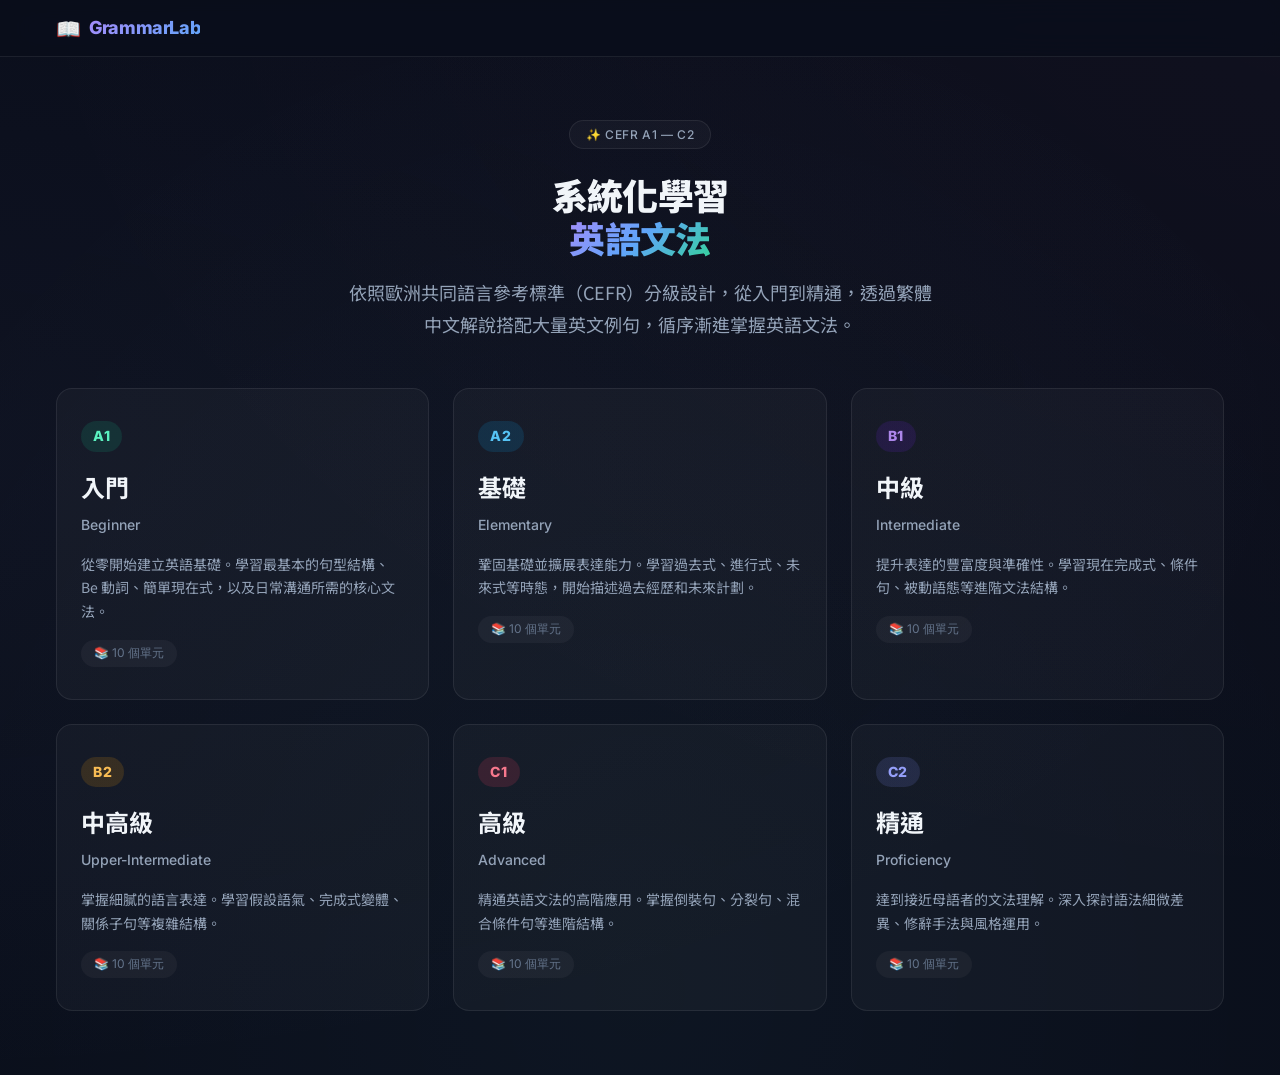
<file: index.html>
<!DOCTYPE html>
<html lang="zh-Hant">
<head>
    <meta charset="UTF-8">
    <meta name="viewport" content="width=device-width, initial-scale=1.0, maximum-scale=1.0, user-scalable=no">
    <title>英語文法學習網 | English Grammar Learning</title>
    <meta name="description" content="依照 CEFR 分級的互動式英語文法學習網站。透過繁體中文解說與英文例句，系統化學習 A1 至 C2 各級文法。">
    <link rel="icon" href="data:image/svg+xml,<svg xmlns=%22http://www.w3.org/2000/svg%22 viewBox=%220 0 100 100%22><text y=%22.9em%22 font-size=%2290%22>📖</text></svg>">
    <link rel="preconnect" href="https://fonts.googleapis.com">
    <link rel="preconnect" href="https://fonts.gstatic.com" crossorigin>
    <link href="https://fonts.googleapis.com/css2?family=Inter:wght@300;400;500;600;700;800;900&family=Noto+Sans+TC:wght@300;400;500;600;700;900&display=swap" rel="stylesheet">
    <link rel="stylesheet" href="grammar-style.css">
</head>
<body>
    <!-- Top Navigation Bar -->
    <nav id="nav-bar" class="nav-bar" aria-label="主要導覽">
        <div class="nav-inner">
            <a href="#/" id="nav-logo" class="nav-logo" aria-label="回到首頁">
                <span class="nav-logo-icon">📖</span>
                <span class="nav-logo-text">GrammarLab</span>
            </a>
            <div id="nav-breadcrumb" class="nav-breadcrumb"></div>
            <button id="nav-export-btn" class="nav-export-btn hidden" aria-label="匯出至 Google Docs">
                <svg width="18" height="18" viewBox="0 0 24 24" fill="none" stroke="currentColor" stroke-width="2" stroke-linecap="round" stroke-linejoin="round"><path d="M14 2H6a2 2 0 0 0-2 2v16a2 2 0 0 0 2 2h12a2 2 0 0 0 2-2V8z"/><polyline points="14 2 14 8 20 8"/><line x1="16" y1="13" x2="8" y2="13"/><line x1="16" y1="17" x2="8" y2="17"/><polyline points="10 9 9 9 8 9"/></svg>
                <span>匯出</span>
            </button>
        </div>
    </nav>

    <!-- Main Content Area -->
    <main id="app-root" class="app-root" role="main">
        <!-- Dynamic content rendered here by grammar-app.js -->
        <div id="loading-skeleton" class="loading-skeleton">
            <div class="skeleton-hero">
                <div class="skeleton-line skeleton-line--title"></div>
                <div class="skeleton-line skeleton-line--subtitle"></div>
            </div>
            <div class="skeleton-grid">
                <div class="skeleton-card"></div>
                <div class="skeleton-card"></div>
                <div class="skeleton-card"></div>
            </div>
        </div>
    </main>

    <!-- Export Modal -->
    <div id="export-modal" class="modal-overlay hidden" role="dialog" aria-modal="true" aria-labelledby="export-modal-title">
        <div class="modal-content">
            <h2 id="export-modal-title" class="modal-title">📋 內容已複製到剪貼簿</h2>
            <div class="modal-body">
                <p>您可以按照以下步驟匯出至 Google Docs：</p>
                <ol>
                    <li>開啟 <a href="https://docs.google.com" target="_blank" rel="noopener">Google Docs</a> 並建立新文件</li>
                    <li>按下 <kbd>Ctrl</kbd>+<kbd>V</kbd>（Mac 使用 <kbd>⌘</kbd>+<kbd>V</kbd>）貼上內容</li>
                    <li>選取所有文字後，使用 Google Docs 的「格式」選單修正標題層級</li>
                </ol>
                <div id="export-status" class="export-status"></div>
            </div>
            <button id="export-modal-close" class="btn btn--primary modal-close-btn" aria-label="關閉">了解</button>
        </div>
    </div>

    <!-- Toast Notification -->
    <div id="toast" class="toast hidden" role="alert" aria-live="polite"></div>

    <script src="grammar-data.js"></script>
    <script src="grammar-app.js"></script>
</body>
</html>
</file>
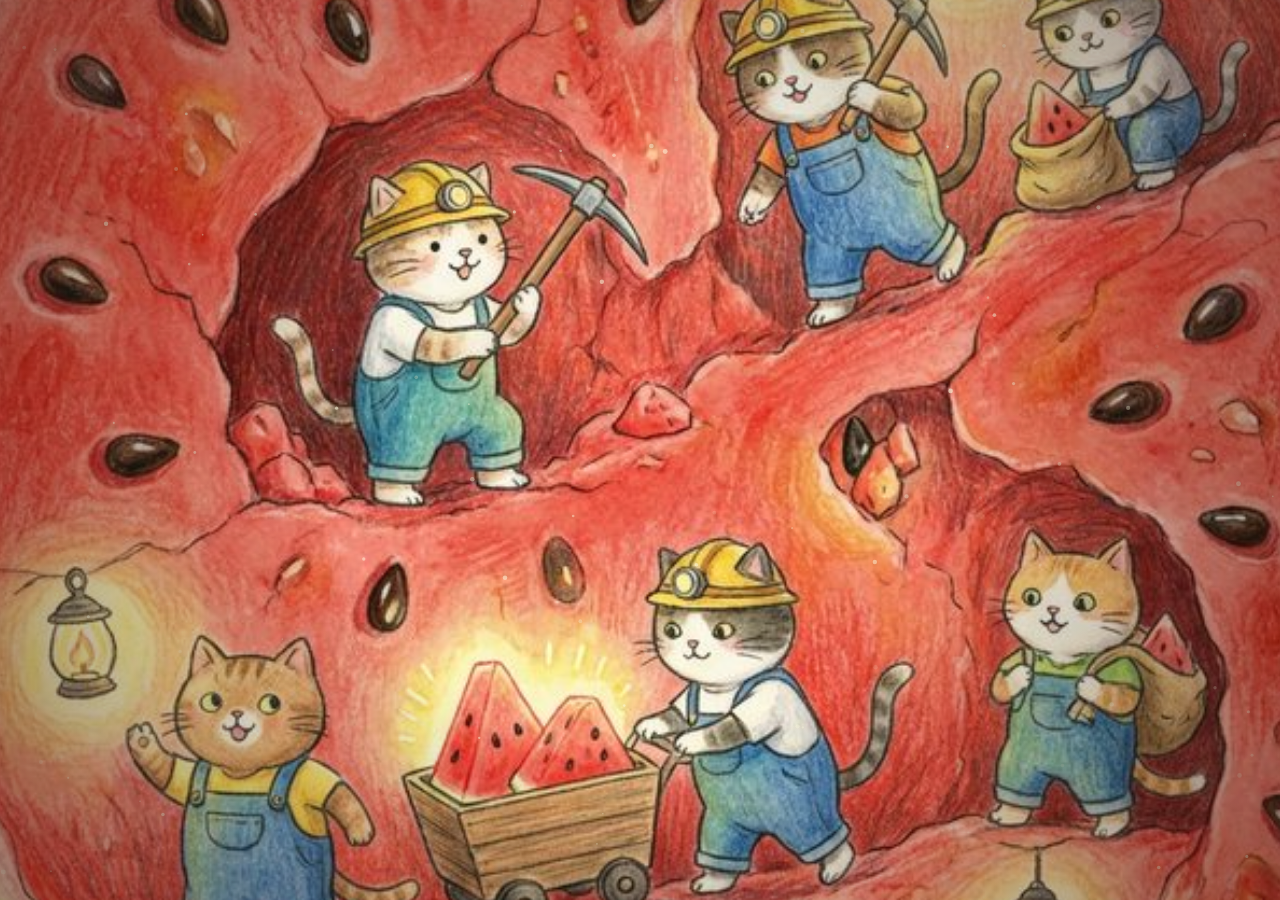
<file: animation.html>
<!DOCTYPE html>
<html lang="en">

<head>
    <meta charset="UTF-8">
    <meta name="viewport" content="width=device-width, initial-scale=1.0">
    <title>Cats Mining Animation</title>
    <style>
        body,
        html {
            margin: 0;
            padding: 0;
            width: 100%;
            height: 100%;
            overflow: hidden;
            background-color: #000;
        }

        canvas {
            display: block;
        }
    </style>
</head>

<body>
    <canvas id="canvas"></canvas>

    <script>
        const canvas = document.getElementById('canvas');
        const ctx = canvas.getContext('2d');

        let width, height;
        const img = new Image();
        img.src = 'cats_mining.png';

        // Particle system for "dust" or "spores"
        const particles = [];
        const particleCount = 100;

        class Particle {
            constructor() {
                this.reset();
            }

            reset() {
                this.x = Math.random() * width;
                this.y = Math.random() * height;
                this.vx = (Math.random() - 0.5) * 0.5;
                this.vy = (Math.random() - 0.5) * 0.5;
                this.size = Math.random() * 2 + 0.5;
                this.alpha = Math.random() * 0.5 + 0.1;
                this.life = Math.random() * 100 + 50;
            }

            update() {
                this.x += this.vx;
                this.y += this.vy;
                this.life--;

                if (this.life <= 0 || this.x < 0 || this.x > width || this.y < 0 || this.y > height) {
                    this.reset();
                }
            }

            draw() {
                ctx.beginPath();
                ctx.arc(this.x, this.y, this.size, 0, Math.PI * 2);
                ctx.fillStyle = `rgba(255, 255, 230, ${this.alpha})`;
                ctx.fill();
            }
        }

        // Animation state
        let scale = 1.0;
        let scaleDirection = 1;
        const maxScale = 1.15;
        const minScale = 1.0;
        const panSpeed = 0.2;
        let panX = 0;
        let panY = 0;
        let time = 0;

        function resize() {
            width = window.innerWidth;
            height = window.innerHeight;
            canvas.width = width;
            canvas.height = height;

            // Re-initialize particles on resize
            particles.length = 0;
            for (let i = 0; i < particleCount; i++) {
                particles.push(new Particle());
            }
        }

        window.addEventListener('resize', resize);

        function draw() {
            // Clear screen
            ctx.fillStyle = '#1a0505'; // Dark reddish background
            ctx.fillRect(0, 0, width, height);

            if (img.complete) {
                // Calculate aspect ratio to cover screen
                const imgAspect = img.width / img.height;
                const screenAspect = width / height;

                let drawWidth, drawHeight;
                if (screenAspect > imgAspect) {
                    drawWidth = width;
                    drawHeight = width / imgAspect;
                } else {
                    drawHeight = height;
                    drawWidth = height * imgAspect;
                }

                // Slow Zoom/Pan Effect
                // Oscillate scale slightly
                scale = minScale + (Math.sin(time * 0.0005) + 1) / 2 * (maxScale - minScale);

                // Slight panning
                const maxPanX = (drawWidth * scale - width) / 2;
                const maxPanY = (drawHeight * scale - height) / 2;

                // Setup transform
                ctx.save();
                ctx.translate(width / 2, height / 2);
                ctx.scale(scale, scale);
                ctx.translate(-width / 2, -height / 2);

                // Draw image centered
                const x = (width - drawWidth) / 2;
                const y = (height - drawHeight) / 2;

                ctx.drawImage(img, x, y, drawWidth, drawHeight);
                ctx.restore();
            }

            // Draw Particles
            particles.forEach(p => {
                p.update();
                p.draw();
            });

            // Lighting/Vignette Overlay
            const gradient = ctx.createRadialGradient(width / 2, height / 2, height / 3, width / 2, height / 2, height);
            gradient.addColorStop(0, 'rgba(0,0,0,0)');
            gradient.addColorStop(1, 'rgba(50, 10, 10, 0.6)'); // Dark reddish vignette

            ctx.fillStyle = gradient;
            ctx.fillRect(0, 0, width, height);

            // Subtle flicker
            const flicker = Math.random() * 0.05;
            ctx.fillStyle = `rgba(255, 200, 100, ${flicker})`;
            ctx.fillRect(0, 0, width, height);

            time++;
            requestAnimationFrame(draw);
        }

        img.onload = () => {
            resize();
            draw();
        };

        // Handle case if image is already cached/loaded
        if (img.complete) {
            resize();
            draw();
        }

    </script>
</body>

</html>
</file>
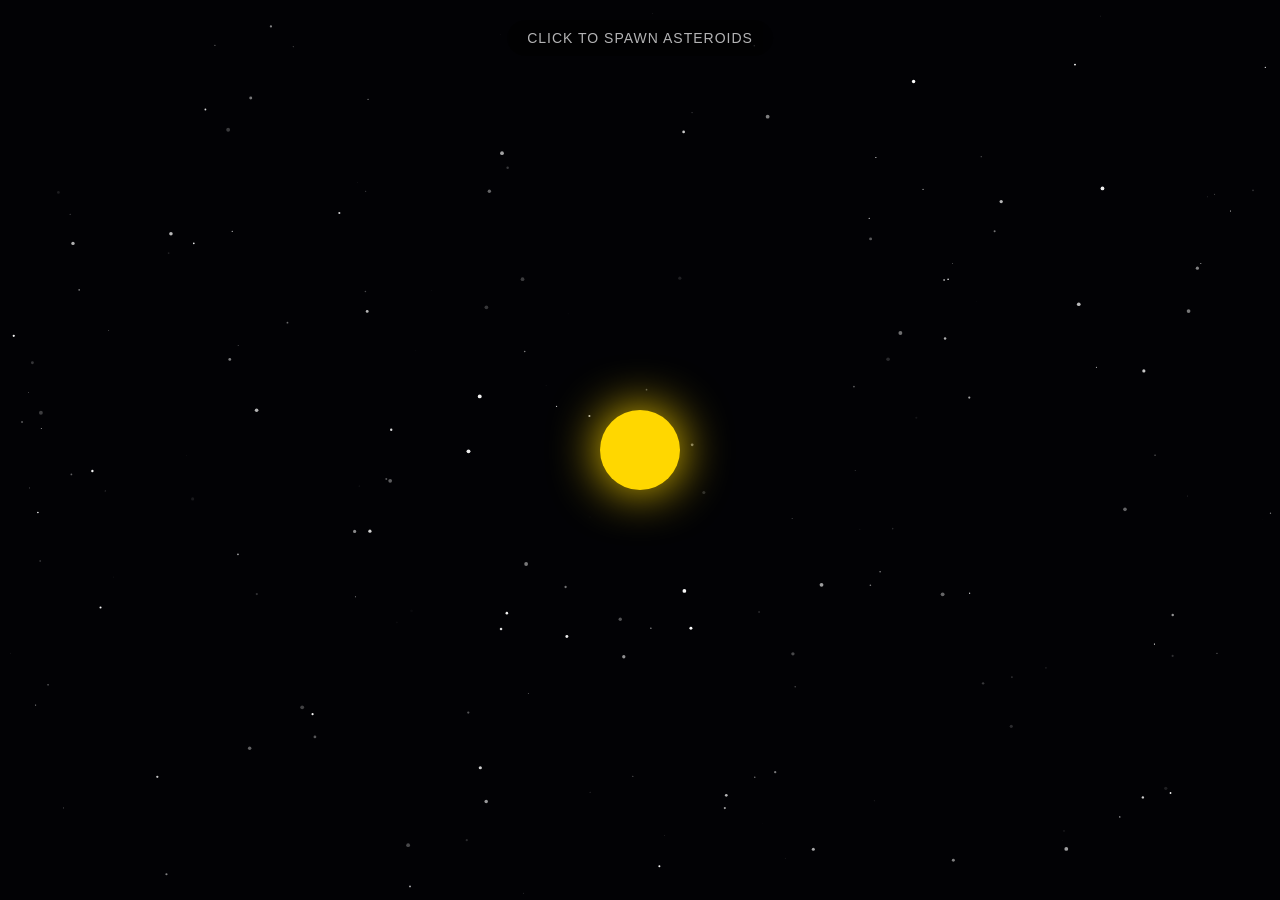
<file: galaxy-index.html>
<!DOCTYPE html>
<html lang="en">
<head>
    <meta charset="UTF-8">
    <meta name="viewport" content="width=device-width, initial-scale=1.0">
    <title>Universal Gravity Simulator</title>
    <link rel="stylesheet" href="style.css">
    <meta name="description" content="A simple gravity simulation where asteroids orbit a central core.">
</head>
<body>
    <canvas id="simulationCanvas"></canvas>
    <div id="instructions">Click to spawn asteroids</div>
    <script src="script.js"></script>
</body>
</html>
</file>
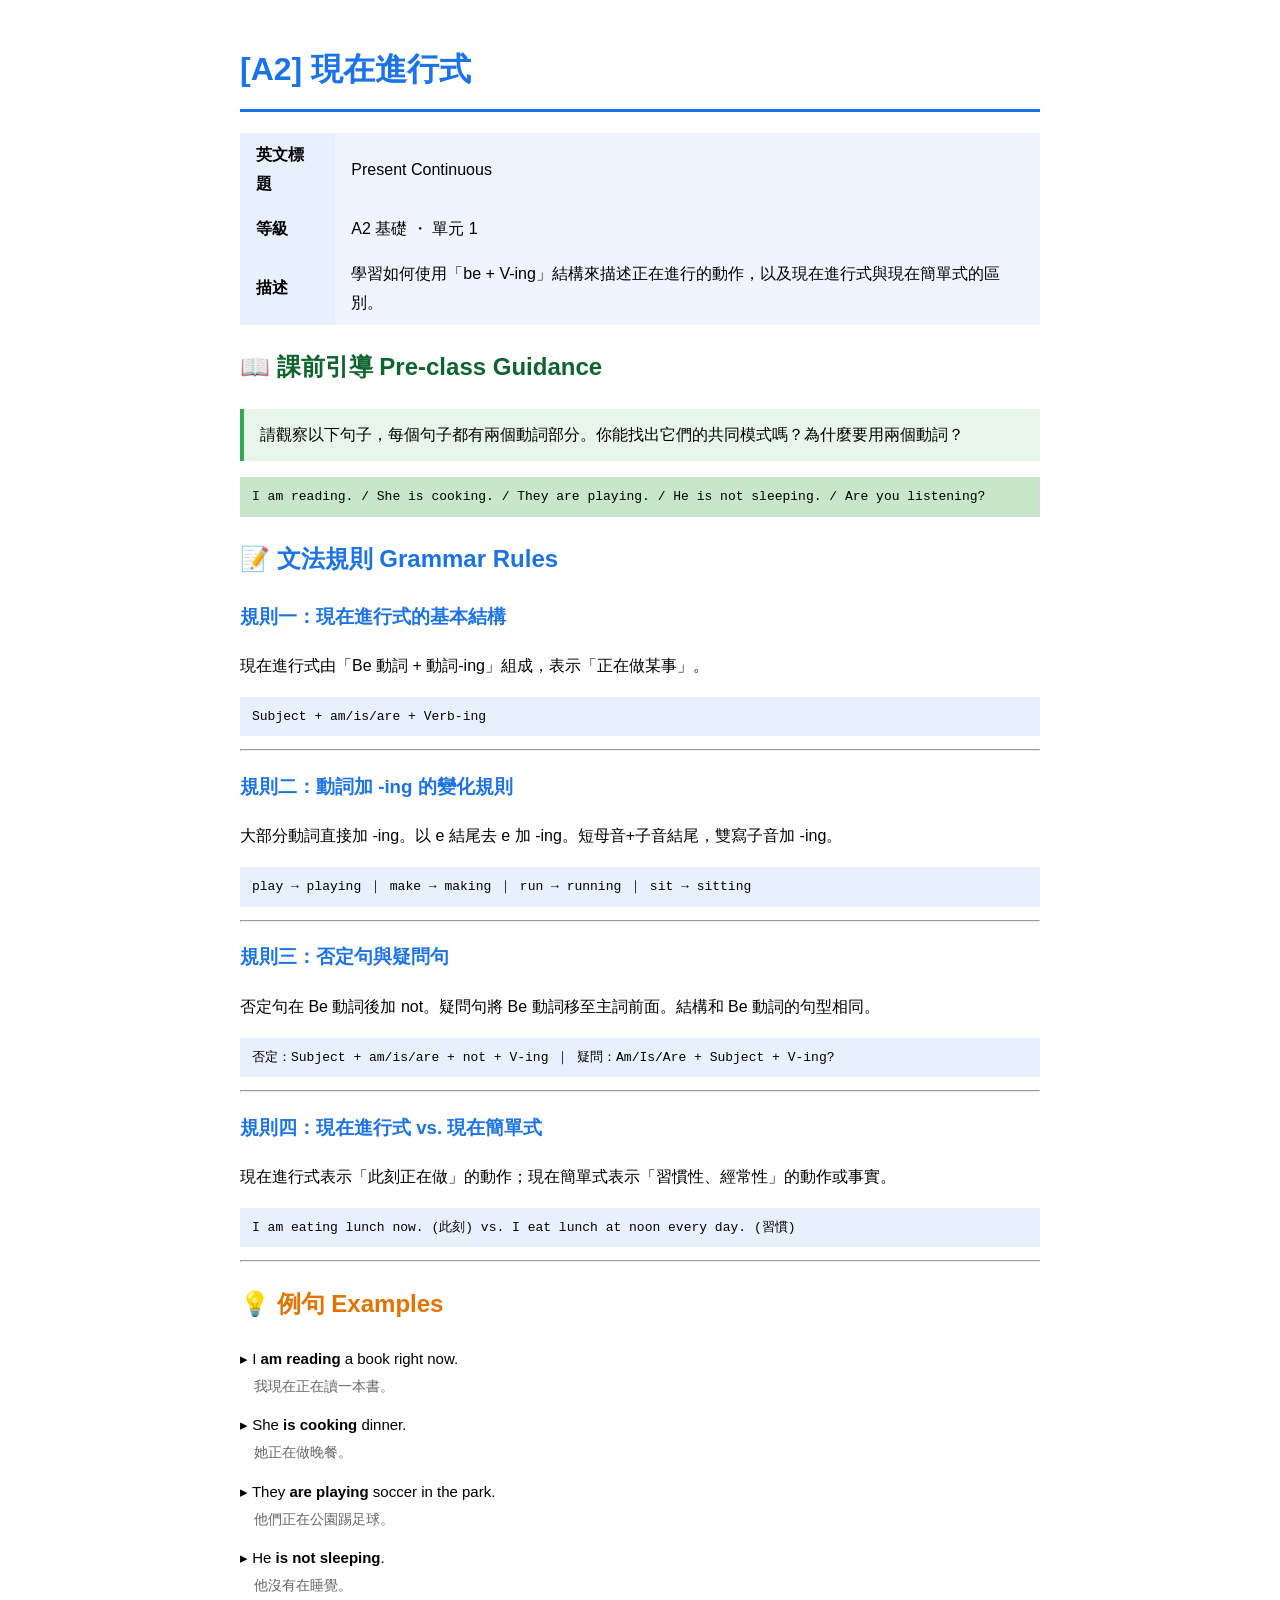
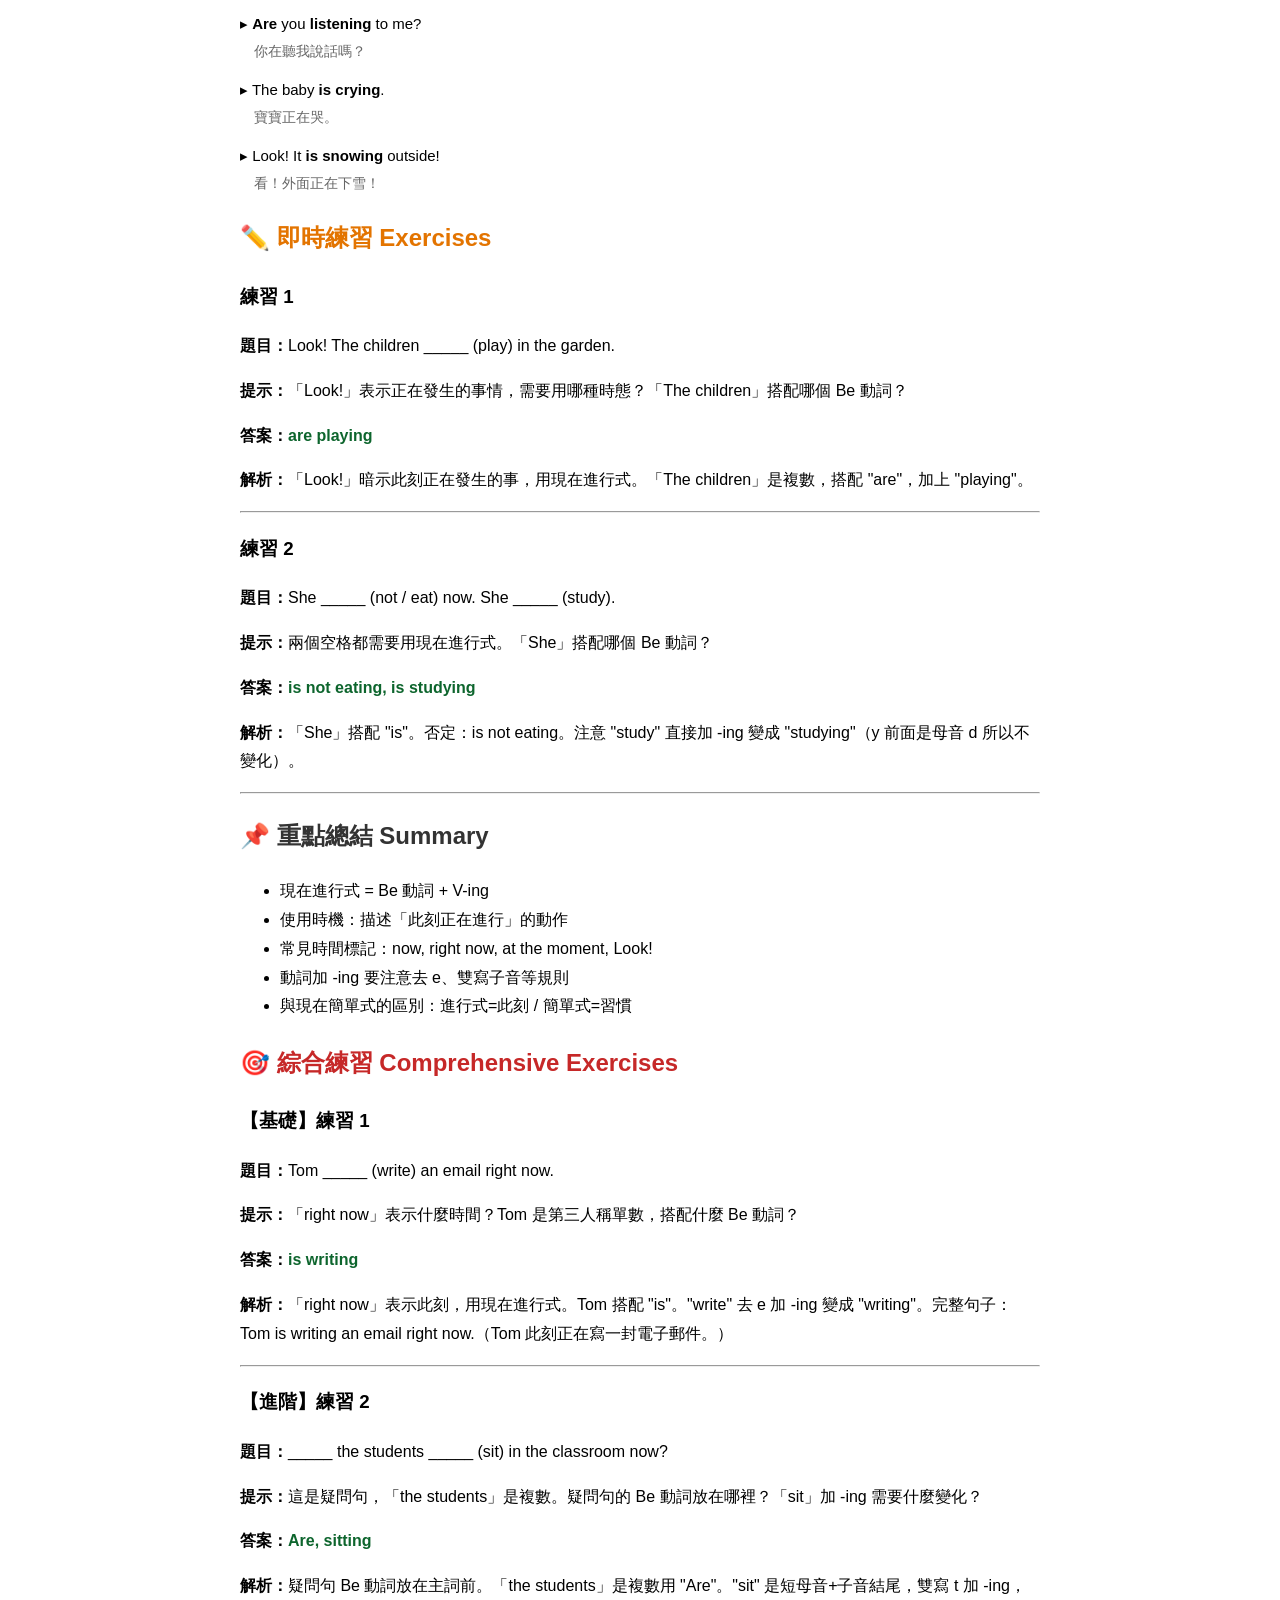
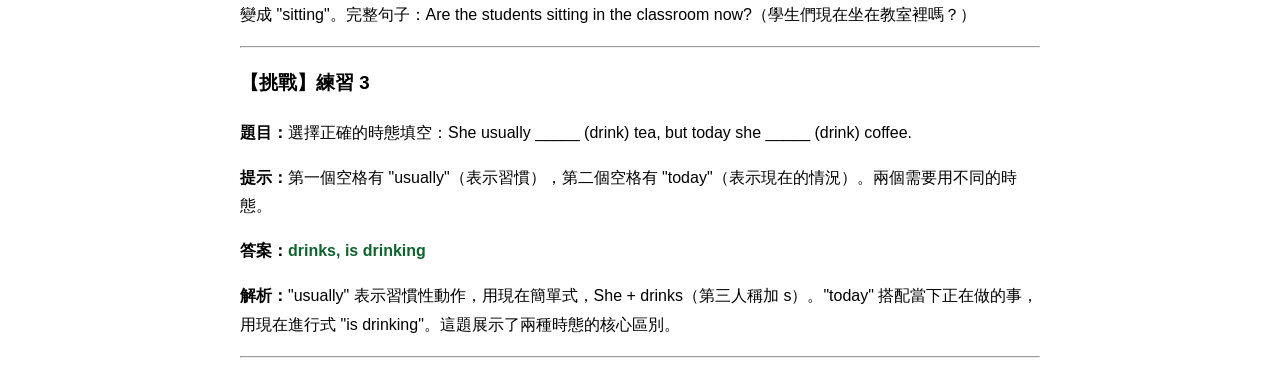
<file: a2-docs/A2-Unit01-現在進行式.html>
<!DOCTYPE html>
<html>
<head><meta charset="utf-8"><title>[A2] 現在進行式</title></head>
<body style="font-family: Arial, sans-serif; max-width: 800px; margin: 0 auto; padding: 20px; line-height: 1.8;">

<h1 style="color: #1a73e8; border-bottom: 3px solid #1a73e8; padding-bottom: 10px;">[A2] 現在進行式</h1>

<table style="width: 100%; border-collapse: collapse; margin-bottom: 20px;">
  <tr><td style="padding: 8px 16px; font-weight: bold; background: #e8f0fe;">英文標題</td><td style="padding: 8px 16px; background: #f0f4ff;">Present Continuous</td></tr>
  <tr><td style="padding: 8px 16px; font-weight: bold; background: #e8f0fe;">等級</td><td style="padding: 8px 16px; background: #f0f4ff;">A2 基礎 ・ 單元 1</td></tr>
  <tr><td style="padding: 8px 16px; font-weight: bold; background: #e8f0fe;">描述</td><td style="padding: 8px 16px; background: #f0f4ff;">學習如何使用「be + V-ing」結構來描述正在進行的動作，以及現在進行式與現在簡單式的區別。</td></tr>
</table>

<h2 style="color: #0d652d;">📖 課前引導 Pre-class Guidance</h2>
<p style="background: #e8f5e9; border-left: 4px solid #34a853; padding: 12px 16px;">請觀察以下句子，每個句子都有兩個動詞部分。你能找出它們的共同模式嗎？為什麼要用兩個動詞？</p>
<p style="background: #c8e6c9; padding: 8px 12px; font-family: monospace;">I am reading. / She is cooking. / They are playing. / He is not sleeping. / Are you listening?</p>
<h2 style="color: #1a73e8;">📝 文法規則 Grammar Rules</h2>
<h3 style="color: #1a73e8;">規則一：現在進行式的基本結構</h3>
<p>現在進行式由「Be 動詞 + 動詞-ing」組成，表示「正在做某事」。</p>
<p style="background: #e8f0fe; padding: 8px 12px; font-family: monospace;">Subject + am/is/are + Verb-ing</p>
<hr>
<h3 style="color: #1a73e8;">規則二：動詞加 -ing 的變化規則</h3>
<p>大部分動詞直接加 -ing。以 e 結尾去 e 加 -ing。短母音+子音結尾，雙寫子音加 -ing。</p>
<p style="background: #e8f0fe; padding: 8px 12px; font-family: monospace;">play → playing ｜ make → making ｜ run → running ｜ sit → sitting</p>
<hr>
<h3 style="color: #1a73e8;">規則三：否定句與疑問句</h3>
<p>否定句在 Be 動詞後加 not。疑問句將 Be 動詞移至主詞前面。結構和 Be 動詞的句型相同。</p>
<p style="background: #e8f0fe; padding: 8px 12px; font-family: monospace;">否定：Subject + am/is/are + not + V-ing ｜ 疑問：Am/Is/Are + Subject + V-ing?</p>
<hr>
<h3 style="color: #1a73e8;">規則四：現在進行式 vs. 現在簡單式</h3>
<p>現在進行式表示「此刻正在做」的動作；現在簡單式表示「習慣性、經常性」的動作或事實。</p>
<p style="background: #e8f0fe; padding: 8px 12px; font-family: monospace;">I am eating lunch now. (此刻) vs. I eat lunch at noon every day. (習慣)</p>
<hr>
<h2 style="color: #e37400;">💡 例句 Examples</h2>
<p style="margin: 2px 0; font-size: 15px;">▸ I <b>am reading</b> a book right now.</p>
<p style="margin: 2px 0 12px 0; color: #666; font-size: 14px;">　我現在正在讀一本書。</p>
<p style="margin: 2px 0; font-size: 15px;">▸ She <b>is cooking</b> dinner.</p>
<p style="margin: 2px 0 12px 0; color: #666; font-size: 14px;">　她正在做晚餐。</p>
<p style="margin: 2px 0; font-size: 15px;">▸ They <b>are playing</b> soccer in the park.</p>
<p style="margin: 2px 0 12px 0; color: #666; font-size: 14px;">　他們正在公園踢足球。</p>
<p style="margin: 2px 0; font-size: 15px;">▸ He <b>is not sleeping</b>.</p>
<p style="margin: 2px 0 12px 0; color: #666; font-size: 14px;">　他沒有在睡覺。</p>
<p style="margin: 2px 0; font-size: 15px;">▸ <b>Are</b> you <b>listening</b> to me?</p>
<p style="margin: 2px 0 12px 0; color: #666; font-size: 14px;">　你在聽我說話嗎？</p>
<p style="margin: 2px 0; font-size: 15px;">▸ The baby <b>is crying</b>.</p>
<p style="margin: 2px 0 12px 0; color: #666; font-size: 14px;">　寶寶正在哭。</p>
<p style="margin: 2px 0; font-size: 15px;">▸ Look! It <b>is snowing</b> outside!</p>
<p style="margin: 2px 0 12px 0; color: #666; font-size: 14px;">　看！外面正在下雪！</p>
<h2 style="color: #e37400;">✏️ 即時練習 Exercises</h2>
<h3>練習 1</h3>
<p><b>題目：</b>Look! The children _____ (play) in the garden.</p>
<p><b>提示：</b>「Look!」表示正在發生的事情，需要用哪種時態？「The children」搭配哪個 Be 動詞？</p>
<p><b>答案：</b><span style="color: #0d652d; font-weight: bold;">are playing</span></p>
<p><b>解析：</b>「Look!」暗示此刻正在發生的事，用現在進行式。「The children」是複數，搭配 "are"，加上 "playing"。</p>
<hr>
<h3>練習 2</h3>
<p><b>題目：</b>She _____ (not / eat) now. She _____ (study).</p>
<p><b>提示：</b>兩個空格都需要用現在進行式。「She」搭配哪個 Be 動詞？</p>
<p><b>答案：</b><span style="color: #0d652d; font-weight: bold;">is not eating, is studying</span></p>
<p><b>解析：</b>「She」搭配 "is"。否定：is not eating。注意 "study" 直接加 -ing 變成 "studying"（y 前面是母音 d 所以不變化）。</p>
<hr>
<h2 style="color: #333;">📌 重點總結 Summary</h2>
<ul>
<li>現在進行式 = Be 動詞 + V-ing</li>
<li>使用時機：描述「此刻正在進行」的動作</li>
<li>常見時間標記：now, right now, at the moment, Look!</li>
<li>動詞加 -ing 要注意去 e、雙寫子音等規則</li>
<li>與現在簡單式的區別：進行式=此刻 / 簡單式=習慣</li>
</ul>
<h2 style="color: #c62828;">🎯 綜合練習 Comprehensive Exercises</h2>
<h3>【基礎】練習 1</h3>
<p><b>題目：</b>Tom _____ (write) an email right now.</p>
<p><b>提示：</b>「right now」表示什麼時間？Tom 是第三人稱單數，搭配什麼 Be 動詞？</p>
<p><b>答案：</b><span style="color: #0d652d; font-weight: bold;">is writing</span></p>
<p><b>解析：</b>「right now」表示此刻，用現在進行式。Tom 搭配 "is"。"write" 去 e 加 -ing 變成 "writing"。完整句子：Tom is writing an email right now.（Tom 此刻正在寫一封電子郵件。）</p>
<hr>
<h3>【進階】練習 2</h3>
<p><b>題目：</b>_____ the students _____ (sit) in the classroom now?</p>
<p><b>提示：</b>這是疑問句，「the students」是複數。疑問句的 Be 動詞放在哪裡？「sit」加 -ing 需要什麼變化？</p>
<p><b>答案：</b><span style="color: #0d652d; font-weight: bold;">Are, sitting</span></p>
<p><b>解析：</b>疑問句 Be 動詞放在主詞前。「the students」是複數用 "Are"。"sit" 是短母音+子音結尾，雙寫 t 加 -ing，變成 "sitting"。完整句子：Are the students sitting in the classroom now?（學生們現在坐在教室裡嗎？）</p>
<hr>
<h3>【挑戰】練習 3</h3>
<p><b>題目：</b>選擇正確的時態填空：She usually _____ (drink) tea, but today she _____ (drink) coffee.</p>
<p><b>提示：</b>第一個空格有 "usually"（表示習慣），第二個空格有 "today"（表示現在的情況）。兩個需要用不同的時態。</p>
<p><b>答案：</b><span style="color: #0d652d; font-weight: bold;">drinks, is drinking</span></p>
<p><b>解析：</b>"usually" 表示習慣性動作，用現在簡單式，She + drinks（第三人稱加 s）。"today" 搭配當下正在做的事，用現在進行式 "is drinking"。這題展示了兩種時態的核心區別。</p>
<hr>
</body></html>
</file>
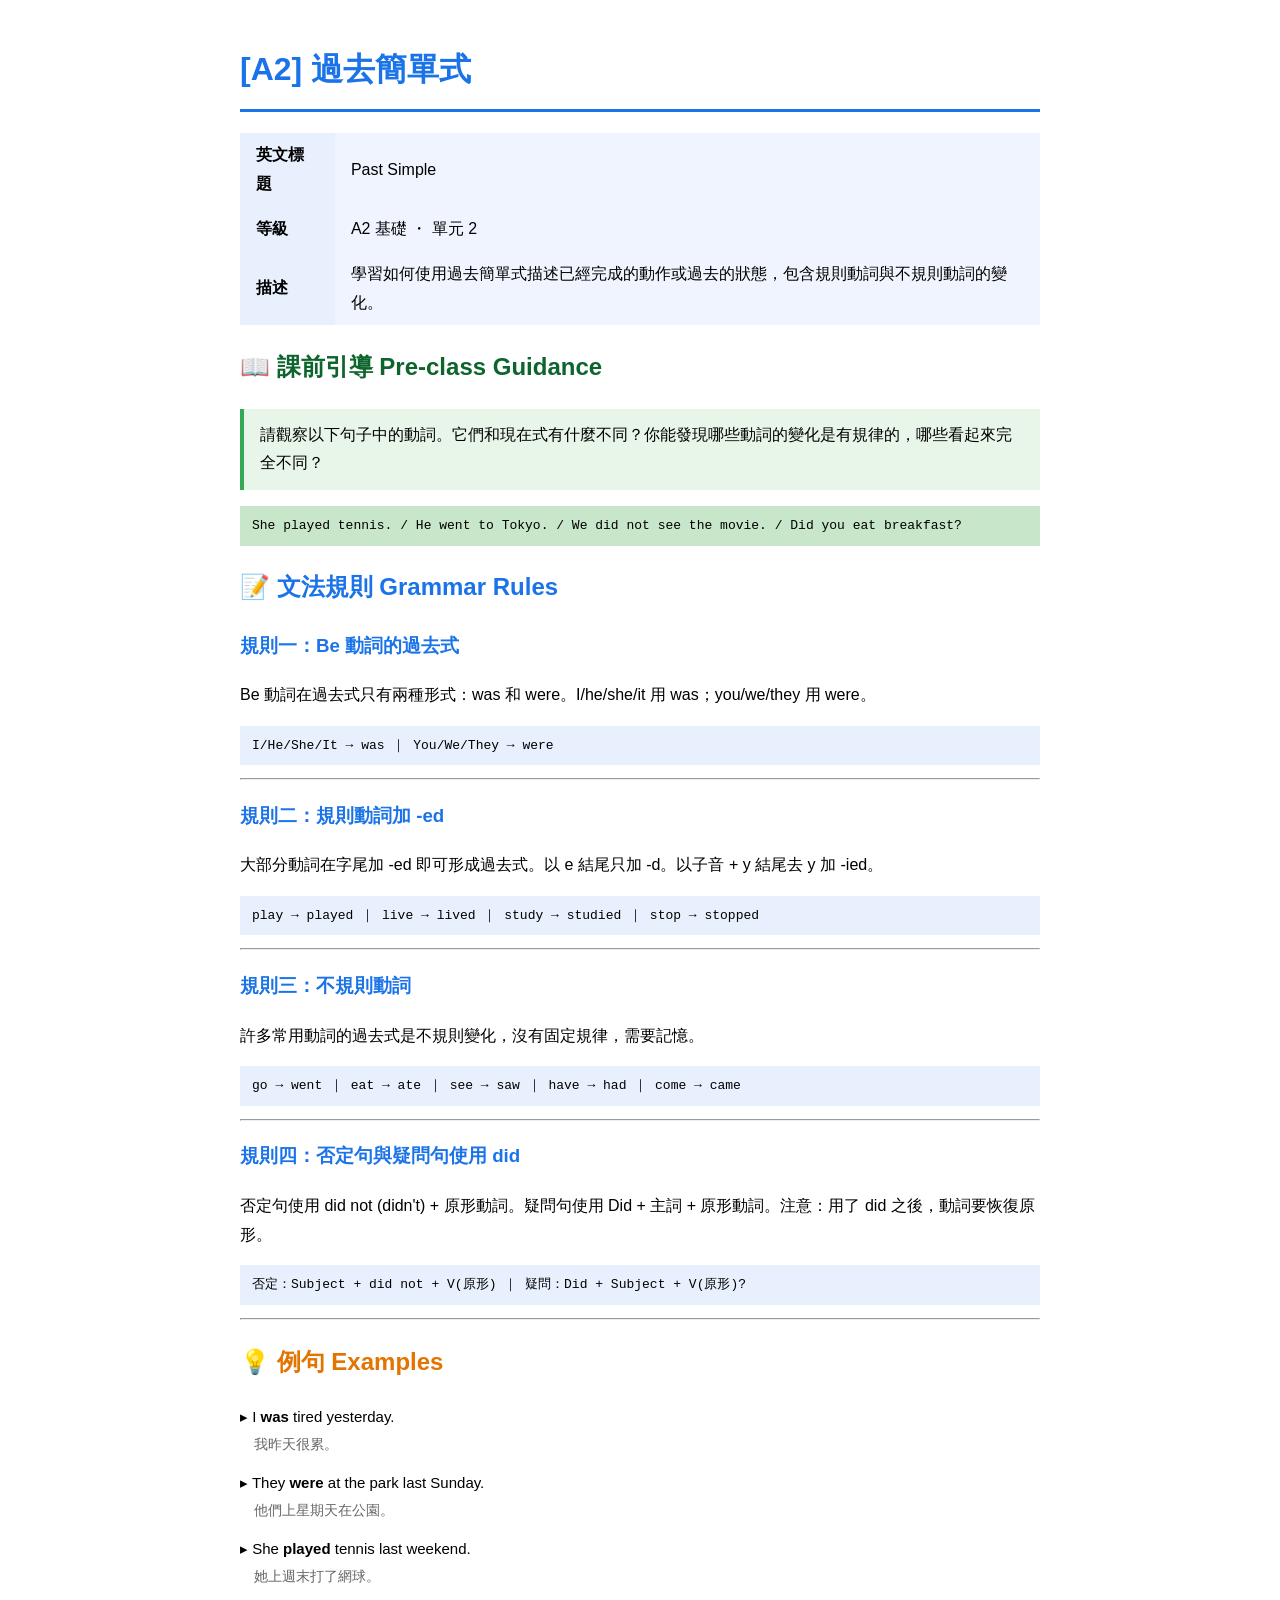
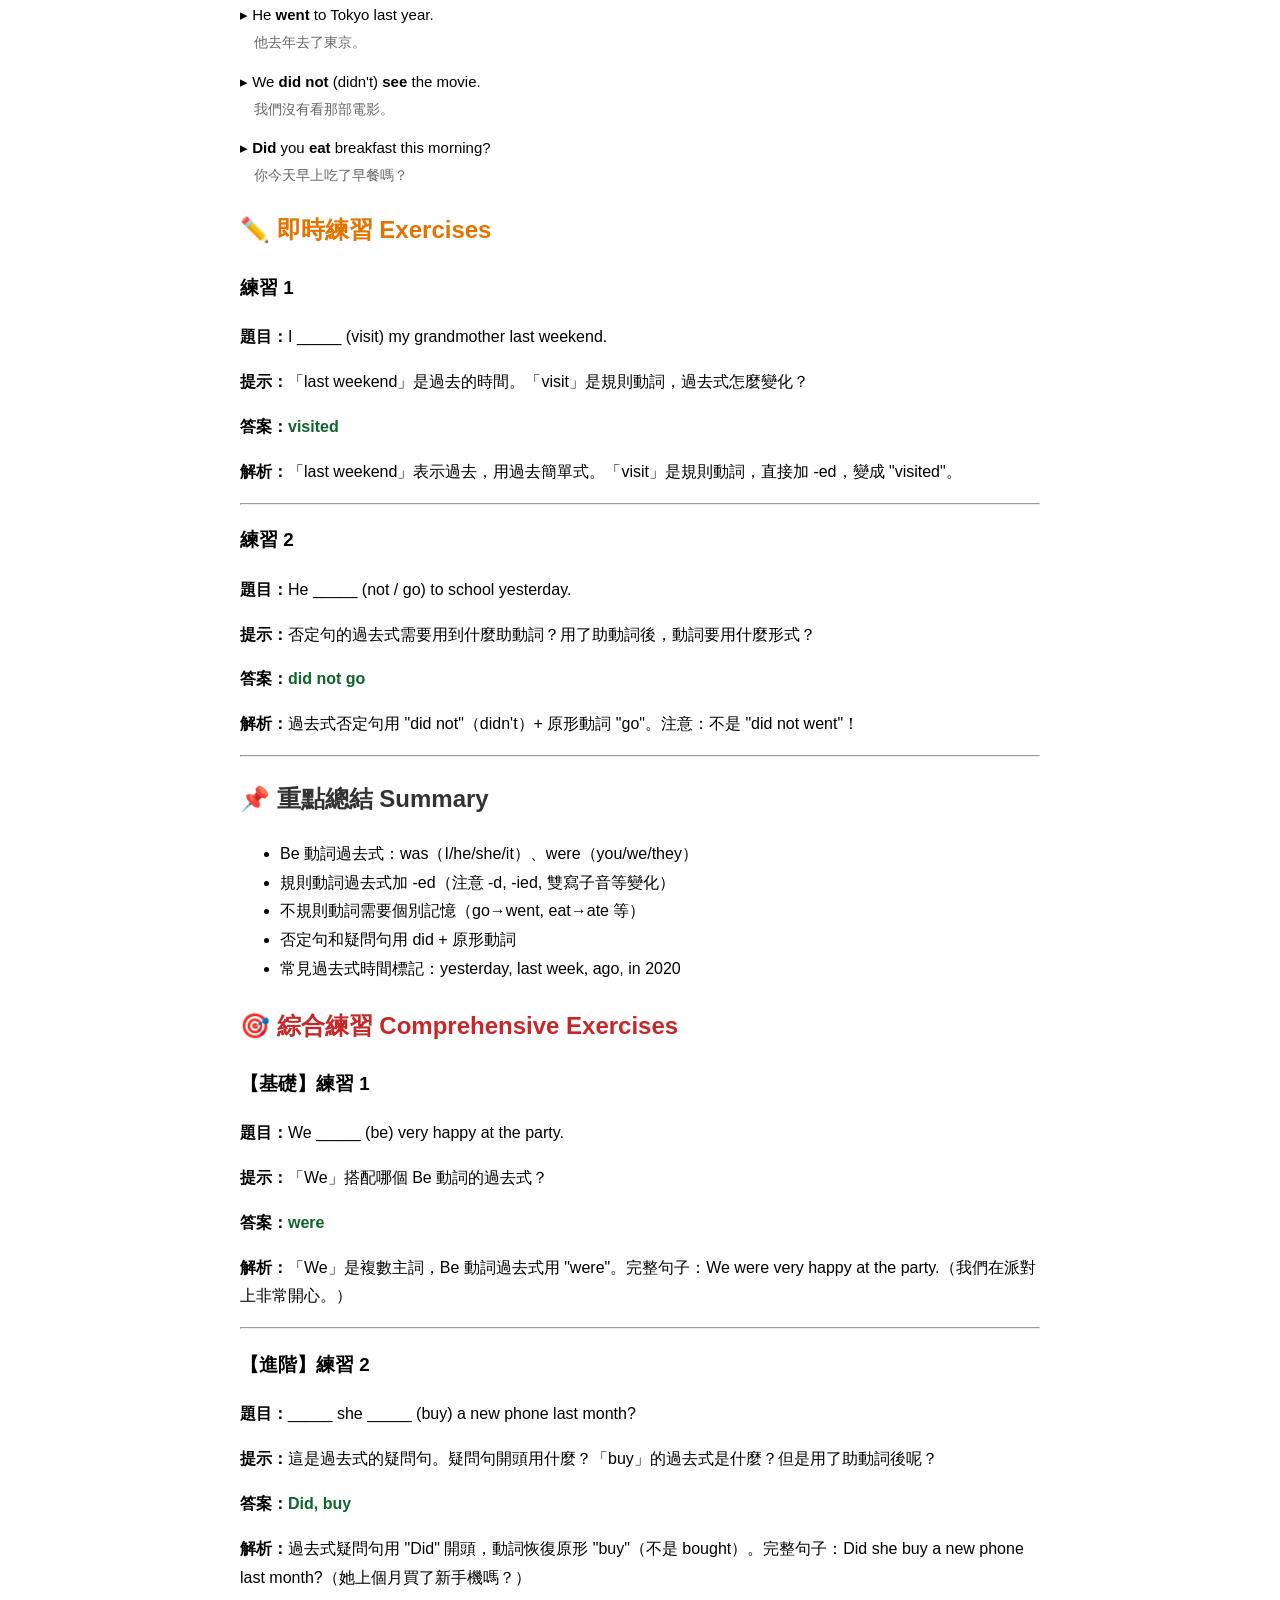
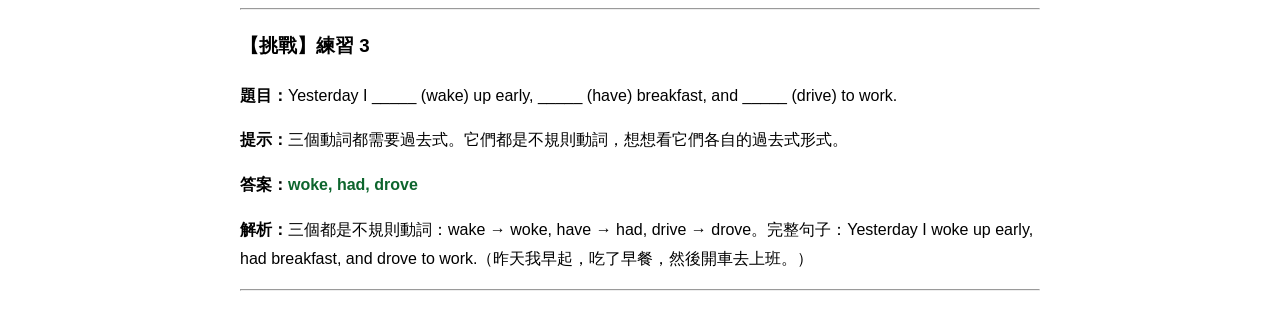
<file: a2-docs/A2-Unit02-過去簡單式.html>
<!DOCTYPE html>
<html>
<head><meta charset="utf-8"><title>[A2] 過去簡單式</title></head>
<body style="font-family: Arial, sans-serif; max-width: 800px; margin: 0 auto; padding: 20px; line-height: 1.8;">

<h1 style="color: #1a73e8; border-bottom: 3px solid #1a73e8; padding-bottom: 10px;">[A2] 過去簡單式</h1>

<table style="width: 100%; border-collapse: collapse; margin-bottom: 20px;">
  <tr><td style="padding: 8px 16px; font-weight: bold; background: #e8f0fe;">英文標題</td><td style="padding: 8px 16px; background: #f0f4ff;">Past Simple</td></tr>
  <tr><td style="padding: 8px 16px; font-weight: bold; background: #e8f0fe;">等級</td><td style="padding: 8px 16px; background: #f0f4ff;">A2 基礎 ・ 單元 2</td></tr>
  <tr><td style="padding: 8px 16px; font-weight: bold; background: #e8f0fe;">描述</td><td style="padding: 8px 16px; background: #f0f4ff;">學習如何使用過去簡單式描述已經完成的動作或過去的狀態，包含規則動詞與不規則動詞的變化。</td></tr>
</table>

<h2 style="color: #0d652d;">📖 課前引導 Pre-class Guidance</h2>
<p style="background: #e8f5e9; border-left: 4px solid #34a853; padding: 12px 16px;">請觀察以下句子中的動詞。它們和現在式有什麼不同？你能發現哪些動詞的變化是有規律的，哪些看起來完全不同？</p>
<p style="background: #c8e6c9; padding: 8px 12px; font-family: monospace;">She played tennis. / He went to Tokyo. / We did not see the movie. / Did you eat breakfast?</p>
<h2 style="color: #1a73e8;">📝 文法規則 Grammar Rules</h2>
<h3 style="color: #1a73e8;">規則一：Be 動詞的過去式</h3>
<p>Be 動詞在過去式只有兩種形式：was 和 were。I/he/she/it 用 was；you/we/they 用 were。</p>
<p style="background: #e8f0fe; padding: 8px 12px; font-family: monospace;">I/He/She/It → was ｜ You/We/They → were</p>
<hr>
<h3 style="color: #1a73e8;">規則二：規則動詞加 -ed</h3>
<p>大部分動詞在字尾加 -ed 即可形成過去式。以 e 結尾只加 -d。以子音 + y 結尾去 y 加 -ied。</p>
<p style="background: #e8f0fe; padding: 8px 12px; font-family: monospace;">play → played ｜ live → lived ｜ study → studied ｜ stop → stopped</p>
<hr>
<h3 style="color: #1a73e8;">規則三：不規則動詞</h3>
<p>許多常用動詞的過去式是不規則變化，沒有固定規律，需要記憶。</p>
<p style="background: #e8f0fe; padding: 8px 12px; font-family: monospace;">go → went ｜ eat → ate ｜ see → saw ｜ have → had ｜ come → came</p>
<hr>
<h3 style="color: #1a73e8;">規則四：否定句與疑問句使用 did</h3>
<p>否定句使用 did not (didn't) + 原形動詞。疑問句使用 Did + 主詞 + 原形動詞。注意：用了 did 之後，動詞要恢復原形。</p>
<p style="background: #e8f0fe; padding: 8px 12px; font-family: monospace;">否定：Subject + did not + V(原形) ｜ 疑問：Did + Subject + V(原形)?</p>
<hr>
<h2 style="color: #e37400;">💡 例句 Examples</h2>
<p style="margin: 2px 0; font-size: 15px;">▸ I <b>was</b> tired yesterday.</p>
<p style="margin: 2px 0 12px 0; color: #666; font-size: 14px;">　我昨天很累。</p>
<p style="margin: 2px 0; font-size: 15px;">▸ They <b>were</b> at the park last Sunday.</p>
<p style="margin: 2px 0 12px 0; color: #666; font-size: 14px;">　他們上星期天在公園。</p>
<p style="margin: 2px 0; font-size: 15px;">▸ She <b>played</b> tennis last weekend.</p>
<p style="margin: 2px 0 12px 0; color: #666; font-size: 14px;">　她上週末打了網球。</p>
<p style="margin: 2px 0; font-size: 15px;">▸ He <b>went</b> to Tokyo last year.</p>
<p style="margin: 2px 0 12px 0; color: #666; font-size: 14px;">　他去年去了東京。</p>
<p style="margin: 2px 0; font-size: 15px;">▸ We <b>did not</b> (didn't) <b>see</b> the movie.</p>
<p style="margin: 2px 0 12px 0; color: #666; font-size: 14px;">　我們沒有看那部電影。</p>
<p style="margin: 2px 0; font-size: 15px;">▸ <b>Did</b> you <b>eat</b> breakfast this morning?</p>
<p style="margin: 2px 0 12px 0; color: #666; font-size: 14px;">　你今天早上吃了早餐嗎？</p>
<h2 style="color: #e37400;">✏️ 即時練習 Exercises</h2>
<h3>練習 1</h3>
<p><b>題目：</b>I _____ (visit) my grandmother last weekend.</p>
<p><b>提示：</b>「last weekend」是過去的時間。「visit」是規則動詞，過去式怎麼變化？</p>
<p><b>答案：</b><span style="color: #0d652d; font-weight: bold;">visited</span></p>
<p><b>解析：</b>「last weekend」表示過去，用過去簡單式。「visit」是規則動詞，直接加 -ed，變成 "visited"。</p>
<hr>
<h3>練習 2</h3>
<p><b>題目：</b>He _____ (not / go) to school yesterday.</p>
<p><b>提示：</b>否定句的過去式需要用到什麼助動詞？用了助動詞後，動詞要用什麼形式？</p>
<p><b>答案：</b><span style="color: #0d652d; font-weight: bold;">did not go</span></p>
<p><b>解析：</b>過去式否定句用 "did not"（didn't）+ 原形動詞 "go"。注意：不是 "did not went"！</p>
<hr>
<h2 style="color: #333;">📌 重點總結 Summary</h2>
<ul>
<li>Be 動詞過去式：was（I/he/she/it）、were（you/we/they）</li>
<li>規則動詞過去式加 -ed（注意 -d, -ied, 雙寫子音等變化）</li>
<li>不規則動詞需要個別記憶（go→went, eat→ate 等）</li>
<li>否定句和疑問句用 did + 原形動詞</li>
<li>常見過去式時間標記：yesterday, last week, ago, in 2020</li>
</ul>
<h2 style="color: #c62828;">🎯 綜合練習 Comprehensive Exercises</h2>
<h3>【基礎】練習 1</h3>
<p><b>題目：</b>We _____ (be) very happy at the party.</p>
<p><b>提示：</b>「We」搭配哪個 Be 動詞的過去式？</p>
<p><b>答案：</b><span style="color: #0d652d; font-weight: bold;">were</span></p>
<p><b>解析：</b>「We」是複數主詞，Be 動詞過去式用 "were"。完整句子：We were very happy at the party.（我們在派對上非常開心。）</p>
<hr>
<h3>【進階】練習 2</h3>
<p><b>題目：</b>_____ she _____ (buy) a new phone last month?</p>
<p><b>提示：</b>這是過去式的疑問句。疑問句開頭用什麼？「buy」的過去式是什麼？但是用了助動詞後呢？</p>
<p><b>答案：</b><span style="color: #0d652d; font-weight: bold;">Did, buy</span></p>
<p><b>解析：</b>過去式疑問句用 "Did" 開頭，動詞恢復原形 "buy"（不是 bought）。完整句子：Did she buy a new phone last month?（她上個月買了新手機嗎？）</p>
<hr>
<h3>【挑戰】練習 3</h3>
<p><b>題目：</b>Yesterday I _____ (wake) up early, _____ (have) breakfast, and _____ (drive) to work.</p>
<p><b>提示：</b>三個動詞都需要過去式。它們都是不規則動詞，想想看它們各自的過去式形式。</p>
<p><b>答案：</b><span style="color: #0d652d; font-weight: bold;">woke, had, drove</span></p>
<p><b>解析：</b>三個都是不規則動詞：wake → woke, have → had, drive → drove。完整句子：Yesterday I woke up early, had breakfast, and drove to work.（昨天我早起，吃了早餐，然後開車去上班。）</p>
<hr>
</body></html>
</file>
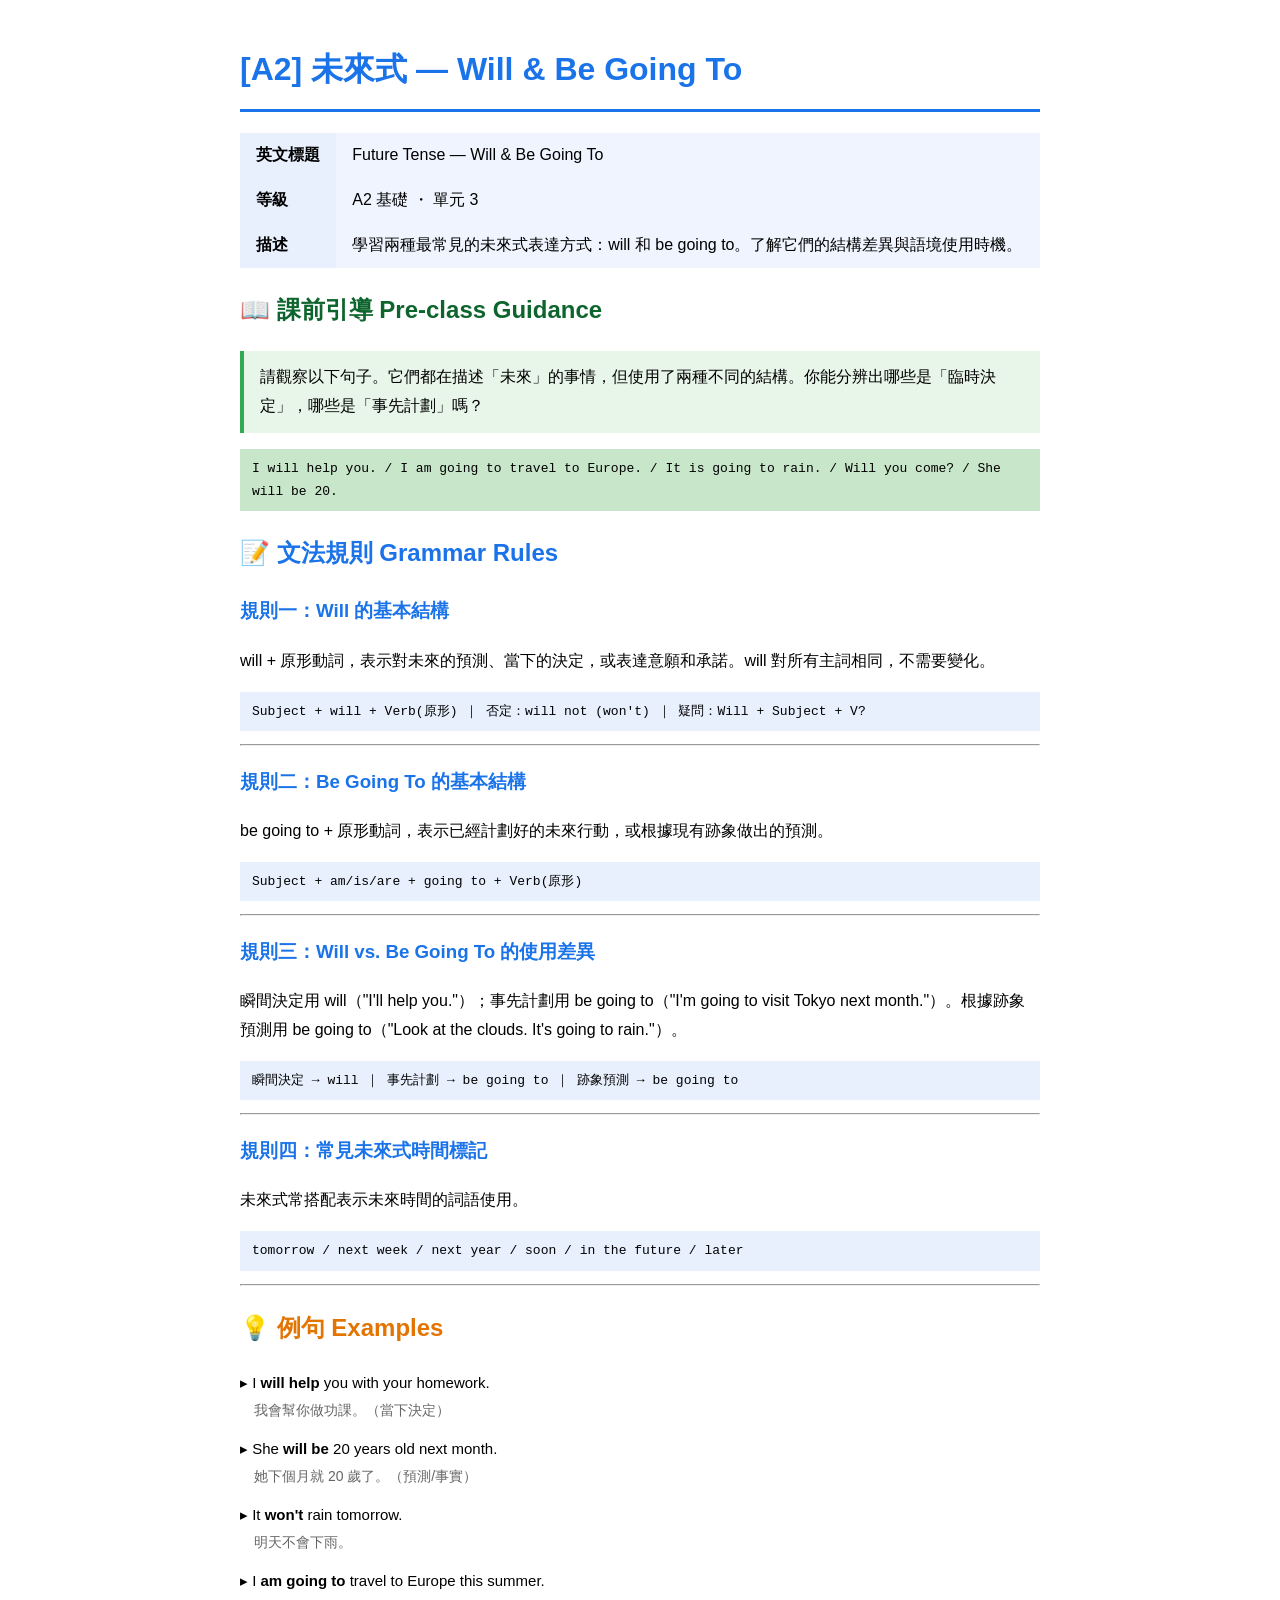
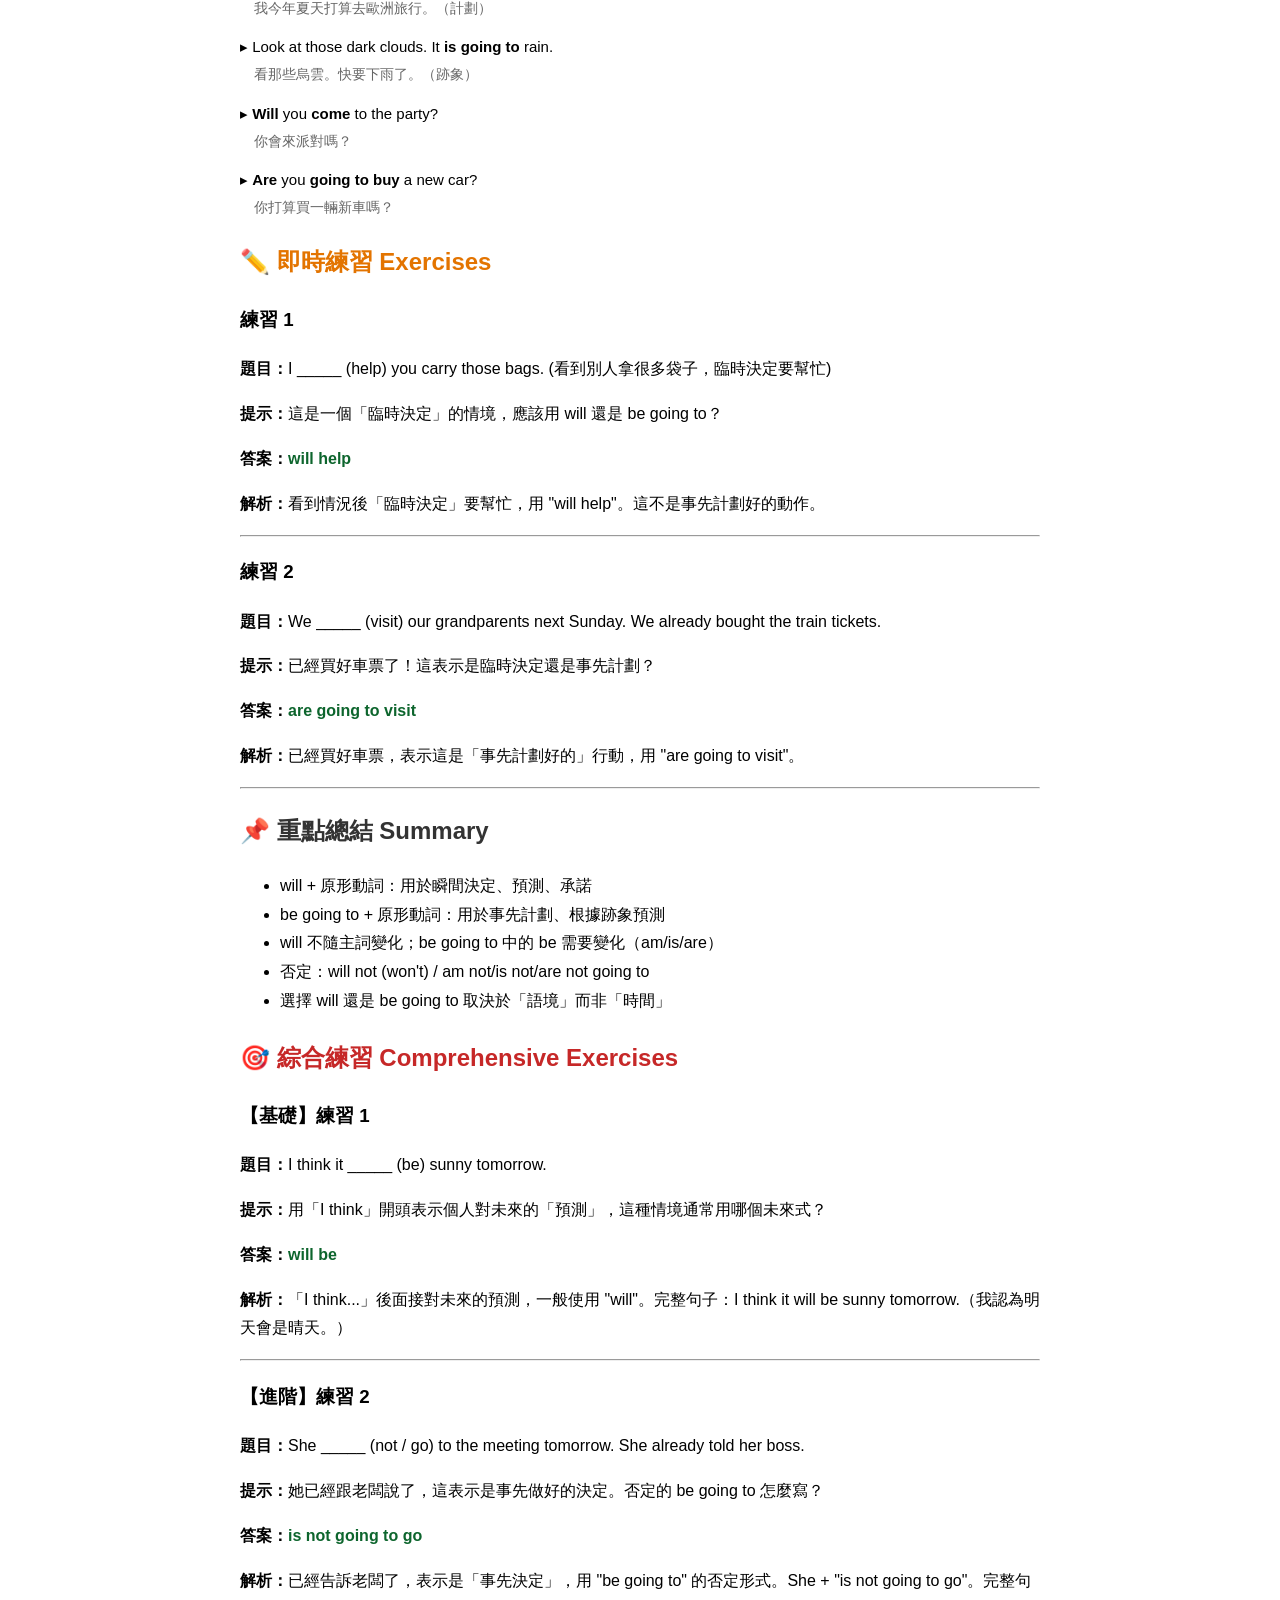
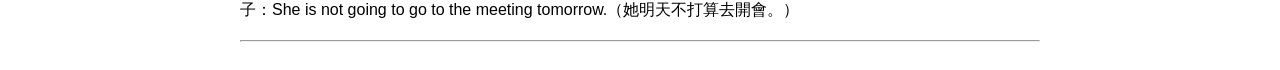
<file: a2-docs/A2-Unit03-未來式 — Will & Be Going To.html>
<!DOCTYPE html>
<html>
<head><meta charset="utf-8"><title>[A2] 未來式 — Will & Be Going To</title></head>
<body style="font-family: Arial, sans-serif; max-width: 800px; margin: 0 auto; padding: 20px; line-height: 1.8;">

<h1 style="color: #1a73e8; border-bottom: 3px solid #1a73e8; padding-bottom: 10px;">[A2] 未來式 — Will & Be Going To</h1>

<table style="width: 100%; border-collapse: collapse; margin-bottom: 20px;">
  <tr><td style="padding: 8px 16px; font-weight: bold; background: #e8f0fe;">英文標題</td><td style="padding: 8px 16px; background: #f0f4ff;">Future Tense — Will & Be Going To</td></tr>
  <tr><td style="padding: 8px 16px; font-weight: bold; background: #e8f0fe;">等級</td><td style="padding: 8px 16px; background: #f0f4ff;">A2 基礎 ・ 單元 3</td></tr>
  <tr><td style="padding: 8px 16px; font-weight: bold; background: #e8f0fe;">描述</td><td style="padding: 8px 16px; background: #f0f4ff;">學習兩種最常見的未來式表達方式：will 和 be going to。了解它們的結構差異與語境使用時機。</td></tr>
</table>

<h2 style="color: #0d652d;">📖 課前引導 Pre-class Guidance</h2>
<p style="background: #e8f5e9; border-left: 4px solid #34a853; padding: 12px 16px;">請觀察以下句子。它們都在描述「未來」的事情，但使用了兩種不同的結構。你能分辨出哪些是「臨時決定」，哪些是「事先計劃」嗎？</p>
<p style="background: #c8e6c9; padding: 8px 12px; font-family: monospace;">I will help you. / I am going to travel to Europe. / It is going to rain. / Will you come? / She will be 20.</p>
<h2 style="color: #1a73e8;">📝 文法規則 Grammar Rules</h2>
<h3 style="color: #1a73e8;">規則一：Will 的基本結構</h3>
<p>will + 原形動詞，表示對未來的預測、當下的決定，或表達意願和承諾。will 對所有主詞相同，不需要變化。</p>
<p style="background: #e8f0fe; padding: 8px 12px; font-family: monospace;">Subject + will + Verb(原形) ｜ 否定：will not (won't) ｜ 疑問：Will + Subject + V?</p>
<hr>
<h3 style="color: #1a73e8;">規則二：Be Going To 的基本結構</h3>
<p>be going to + 原形動詞，表示已經計劃好的未來行動，或根據現有跡象做出的預測。</p>
<p style="background: #e8f0fe; padding: 8px 12px; font-family: monospace;">Subject + am/is/are + going to + Verb(原形)</p>
<hr>
<h3 style="color: #1a73e8;">規則三：Will vs. Be Going To 的使用差異</h3>
<p>瞬間決定用 will（"I'll help you."）；事先計劃用 be going to（"I'm going to visit Tokyo next month."）。根據跡象預測用 be going to（"Look at the clouds. It's going to rain."）。</p>
<p style="background: #e8f0fe; padding: 8px 12px; font-family: monospace;">瞬間決定 → will ｜ 事先計劃 → be going to ｜ 跡象預測 → be going to</p>
<hr>
<h3 style="color: #1a73e8;">規則四：常見未來式時間標記</h3>
<p>未來式常搭配表示未來時間的詞語使用。</p>
<p style="background: #e8f0fe; padding: 8px 12px; font-family: monospace;">tomorrow / next week / next year / soon / in the future / later</p>
<hr>
<h2 style="color: #e37400;">💡 例句 Examples</h2>
<p style="margin: 2px 0; font-size: 15px;">▸ I <b>will help</b> you with your homework.</p>
<p style="margin: 2px 0 12px 0; color: #666; font-size: 14px;">　我會幫你做功課。（當下決定）</p>
<p style="margin: 2px 0; font-size: 15px;">▸ She <b>will be</b> 20 years old next month.</p>
<p style="margin: 2px 0 12px 0; color: #666; font-size: 14px;">　她下個月就 20 歲了。（預測/事實）</p>
<p style="margin: 2px 0; font-size: 15px;">▸ It <b>won't</b> rain tomorrow.</p>
<p style="margin: 2px 0 12px 0; color: #666; font-size: 14px;">　明天不會下雨。</p>
<p style="margin: 2px 0; font-size: 15px;">▸ I <b>am going to</b> travel to Europe this summer.</p>
<p style="margin: 2px 0 12px 0; color: #666; font-size: 14px;">　我今年夏天打算去歐洲旅行。（計劃）</p>
<p style="margin: 2px 0; font-size: 15px;">▸ Look at those dark clouds. It <b>is going to</b> rain.</p>
<p style="margin: 2px 0 12px 0; color: #666; font-size: 14px;">　看那些烏雲。快要下雨了。（跡象）</p>
<p style="margin: 2px 0; font-size: 15px;">▸ <b>Will</b> you <b>come</b> to the party?</p>
<p style="margin: 2px 0 12px 0; color: #666; font-size: 14px;">　你會來派對嗎？</p>
<p style="margin: 2px 0; font-size: 15px;">▸ <b>Are</b> you <b>going to buy</b> a new car?</p>
<p style="margin: 2px 0 12px 0; color: #666; font-size: 14px;">　你打算買一輛新車嗎？</p>
<h2 style="color: #e37400;">✏️ 即時練習 Exercises</h2>
<h3>練習 1</h3>
<p><b>題目：</b>I _____ (help) you carry those bags. (看到別人拿很多袋子，臨時決定要幫忙)</p>
<p><b>提示：</b>這是一個「臨時決定」的情境，應該用 will 還是 be going to？</p>
<p><b>答案：</b><span style="color: #0d652d; font-weight: bold;">will help</span></p>
<p><b>解析：</b>看到情況後「臨時決定」要幫忙，用 "will help"。這不是事先計劃好的動作。</p>
<hr>
<h3>練習 2</h3>
<p><b>題目：</b>We _____ (visit) our grandparents next Sunday. We already bought the train tickets.</p>
<p><b>提示：</b>已經買好車票了！這表示是臨時決定還是事先計劃？</p>
<p><b>答案：</b><span style="color: #0d652d; font-weight: bold;">are going to visit</span></p>
<p><b>解析：</b>已經買好車票，表示這是「事先計劃好的」行動，用 "are going to visit"。</p>
<hr>
<h2 style="color: #333;">📌 重點總結 Summary</h2>
<ul>
<li>will + 原形動詞：用於瞬間決定、預測、承諾</li>
<li>be going to + 原形動詞：用於事先計劃、根據跡象預測</li>
<li>will 不隨主詞變化；be going to 中的 be 需要變化（am/is/are）</li>
<li>否定：will not (won't) / am not/is not/are not going to</li>
<li>選擇 will 還是 be going to 取決於「語境」而非「時間」</li>
</ul>
<h2 style="color: #c62828;">🎯 綜合練習 Comprehensive Exercises</h2>
<h3>【基礎】練習 1</h3>
<p><b>題目：</b>I think it _____ (be) sunny tomorrow.</p>
<p><b>提示：</b>用「I think」開頭表示個人對未來的「預測」，這種情境通常用哪個未來式？</p>
<p><b>答案：</b><span style="color: #0d652d; font-weight: bold;">will be</span></p>
<p><b>解析：</b>「I think...」後面接對未來的預測，一般使用 "will"。完整句子：I think it will be sunny tomorrow.（我認為明天會是晴天。）</p>
<hr>
<h3>【進階】練習 2</h3>
<p><b>題目：</b>She _____ (not / go) to the meeting tomorrow. She already told her boss.</p>
<p><b>提示：</b>她已經跟老闆說了，這表示是事先做好的決定。否定的 be going to 怎麼寫？</p>
<p><b>答案：</b><span style="color: #0d652d; font-weight: bold;">is not going to go</span></p>
<p><b>解析：</b>已經告訴老闆了，表示是「事先決定」，用 "be going to" 的否定形式。She + "is not going to go"。完整句子：She is not going to go to the meeting tomorrow.（她明天不打算去開會。）</p>
<hr>
</body></html>
</file>
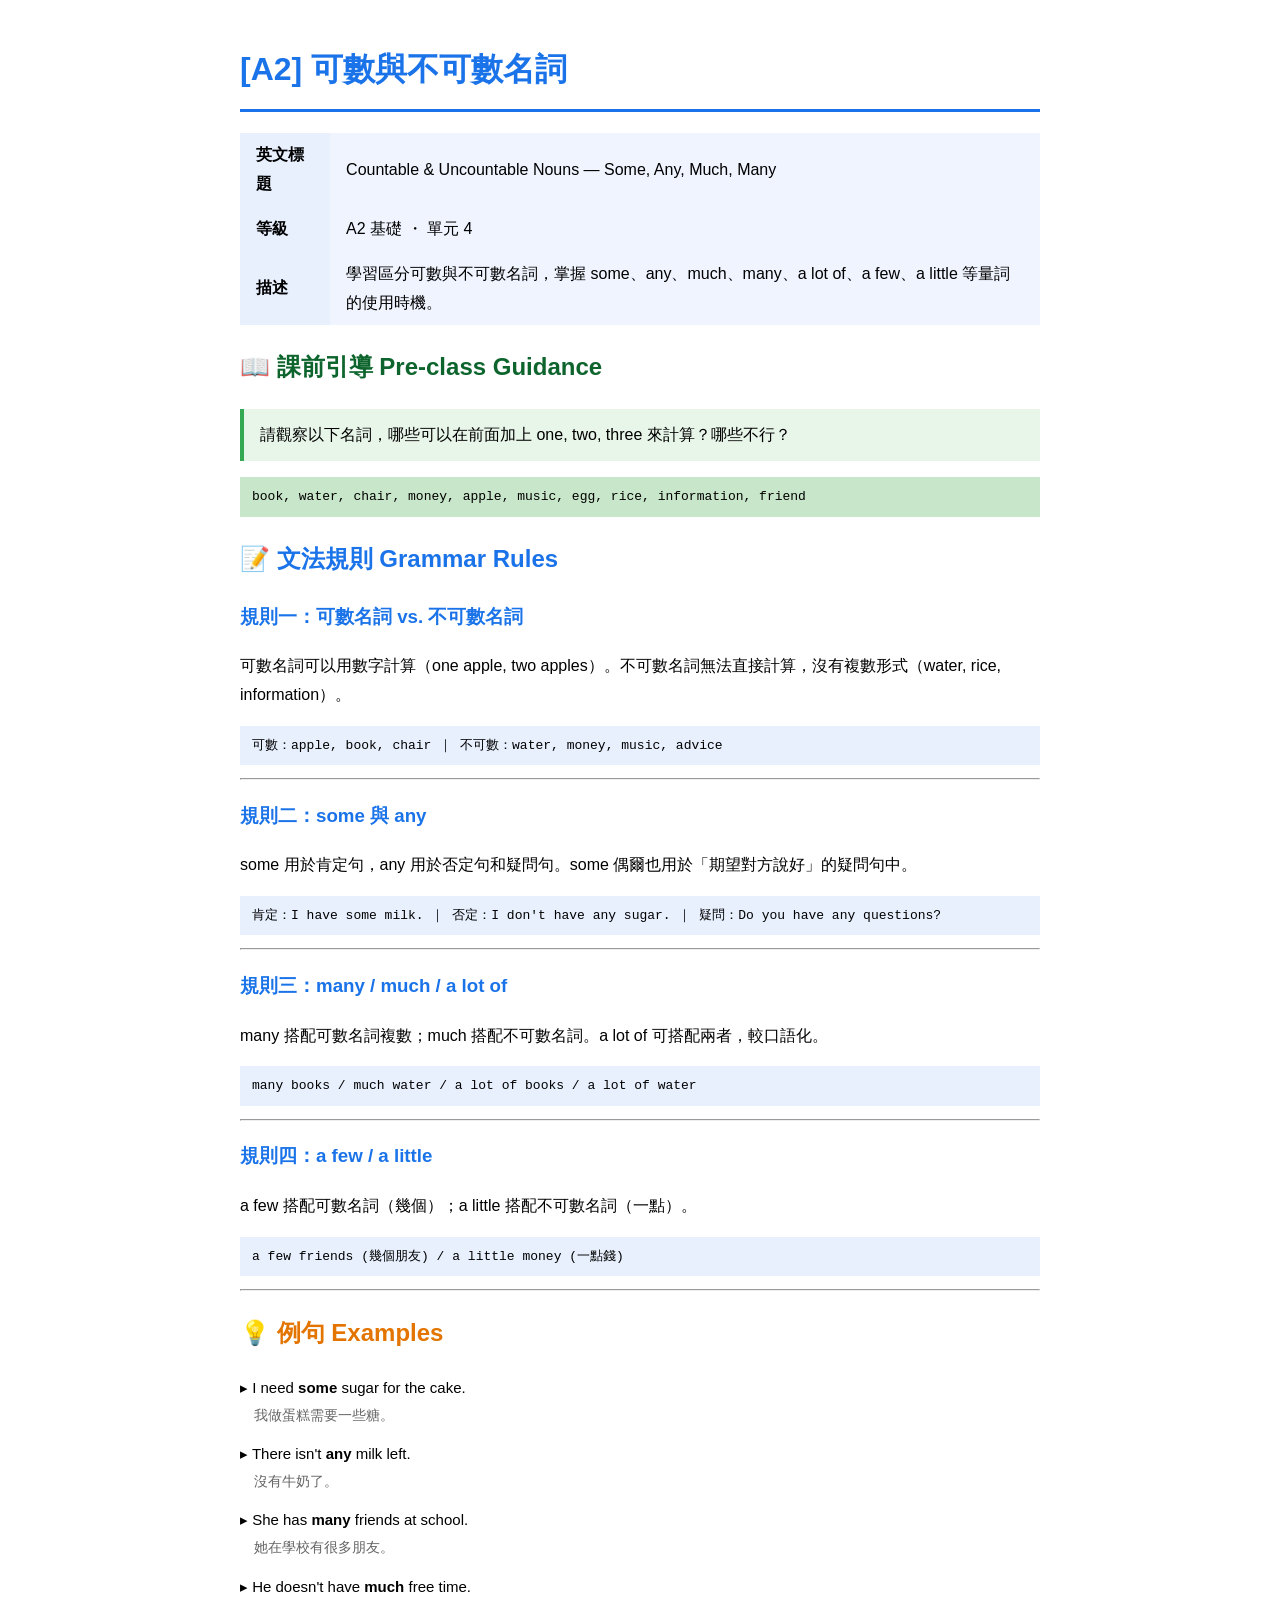
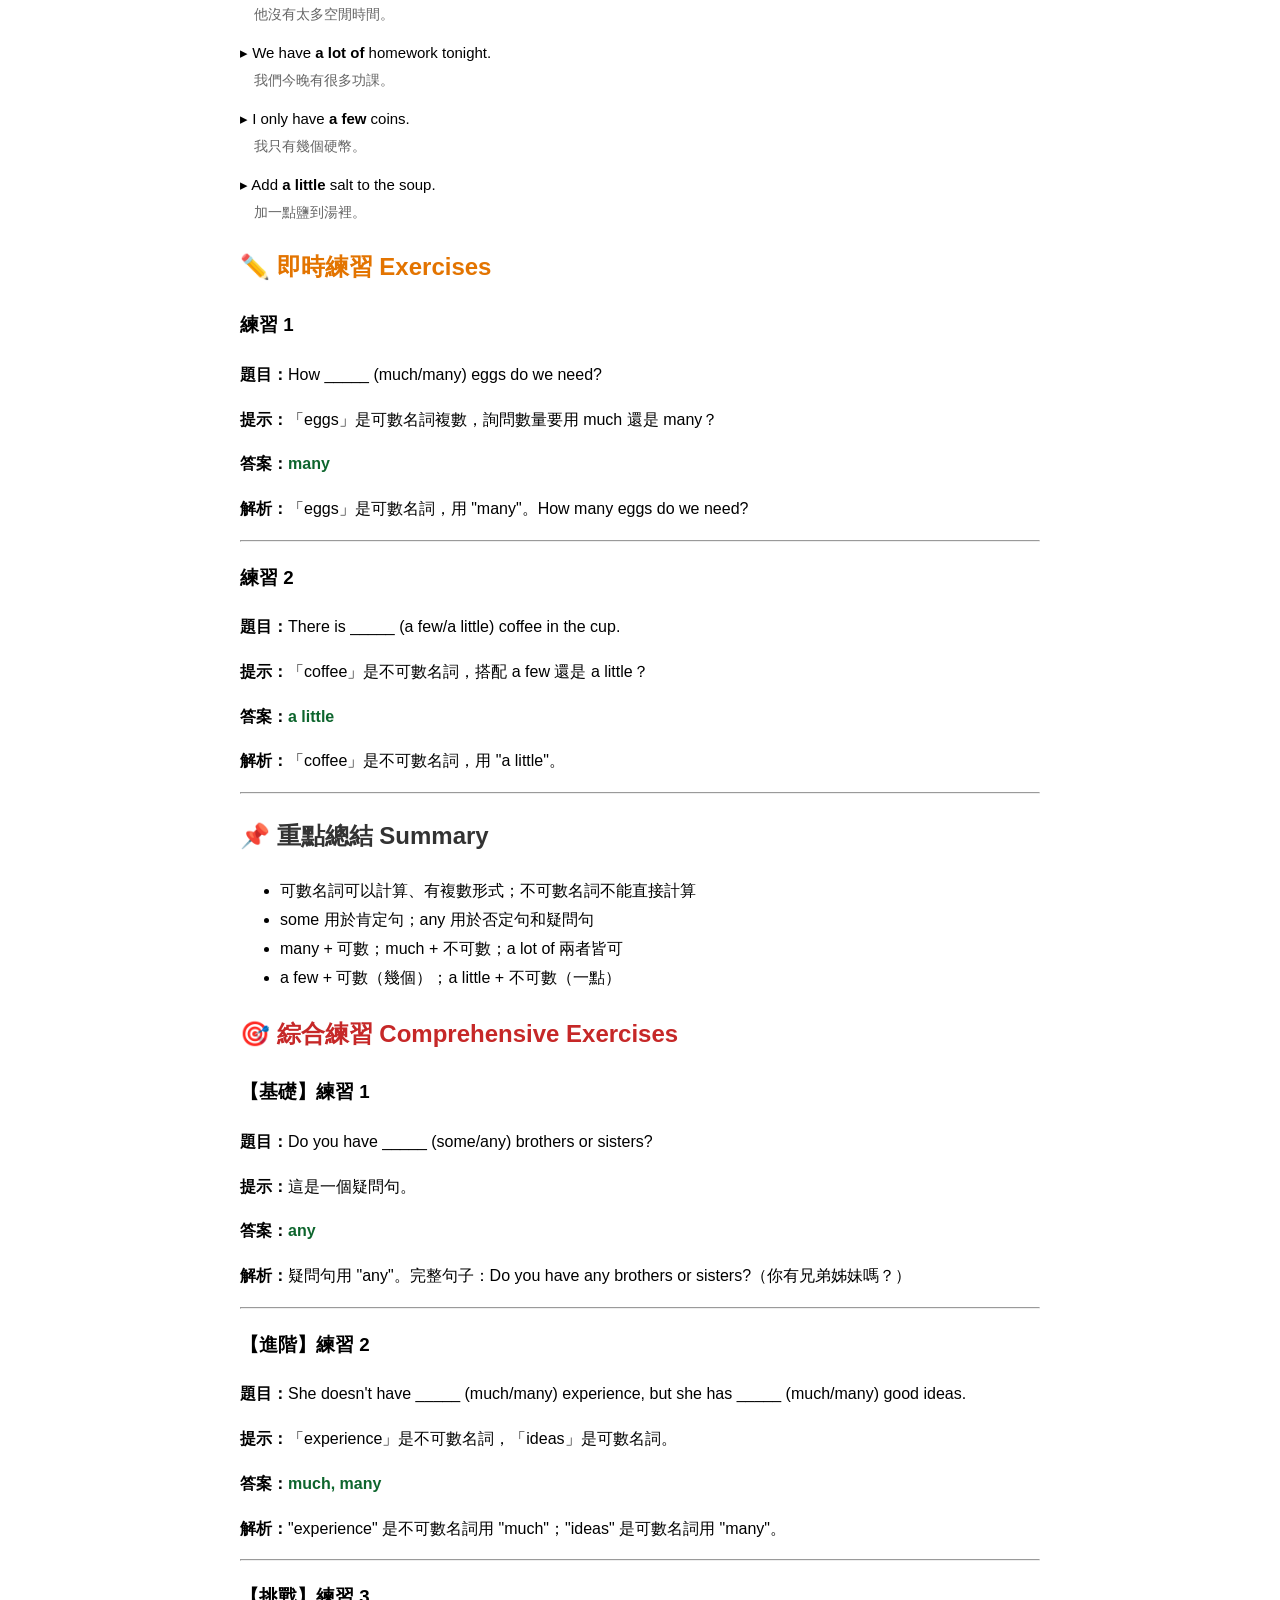
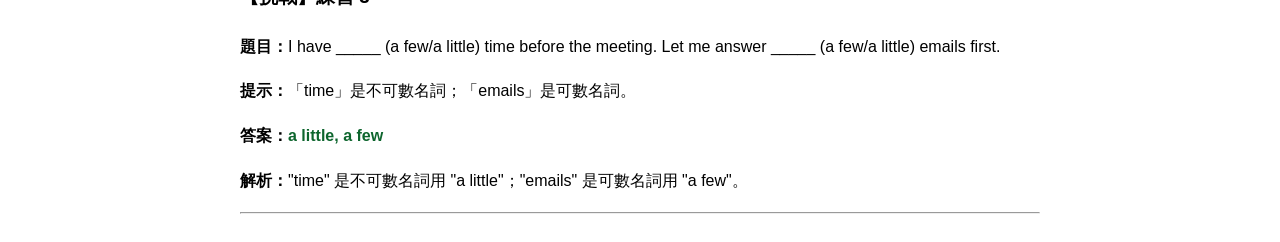
<file: a2-docs/A2-Unit04-可數與不可數名詞.html>
<!DOCTYPE html>
<html>
<head><meta charset="utf-8"><title>[A2] 可數與不可數名詞</title></head>
<body style="font-family: Arial, sans-serif; max-width: 800px; margin: 0 auto; padding: 20px; line-height: 1.8;">

<h1 style="color: #1a73e8; border-bottom: 3px solid #1a73e8; padding-bottom: 10px;">[A2] 可數與不可數名詞</h1>

<table style="width: 100%; border-collapse: collapse; margin-bottom: 20px;">
  <tr><td style="padding: 8px 16px; font-weight: bold; background: #e8f0fe;">英文標題</td><td style="padding: 8px 16px; background: #f0f4ff;">Countable & Uncountable Nouns — Some, Any, Much, Many</td></tr>
  <tr><td style="padding: 8px 16px; font-weight: bold; background: #e8f0fe;">等級</td><td style="padding: 8px 16px; background: #f0f4ff;">A2 基礎 ・ 單元 4</td></tr>
  <tr><td style="padding: 8px 16px; font-weight: bold; background: #e8f0fe;">描述</td><td style="padding: 8px 16px; background: #f0f4ff;">學習區分可數與不可數名詞，掌握 some、any、much、many、a lot of、a few、a little 等量詞的使用時機。</td></tr>
</table>

<h2 style="color: #0d652d;">📖 課前引導 Pre-class Guidance</h2>
<p style="background: #e8f5e9; border-left: 4px solid #34a853; padding: 12px 16px;">請觀察以下名詞，哪些可以在前面加上 one, two, three 來計算？哪些不行？</p>
<p style="background: #c8e6c9; padding: 8px 12px; font-family: monospace;">book, water, chair, money, apple, music, egg, rice, information, friend</p>
<h2 style="color: #1a73e8;">📝 文法規則 Grammar Rules</h2>
<h3 style="color: #1a73e8;">規則一：可數名詞 vs. 不可數名詞</h3>
<p>可數名詞可以用數字計算（one apple, two apples）。不可數名詞無法直接計算，沒有複數形式（water, rice, information）。</p>
<p style="background: #e8f0fe; padding: 8px 12px; font-family: monospace;">可數：apple, book, chair ｜ 不可數：water, money, music, advice</p>
<hr>
<h3 style="color: #1a73e8;">規則二：some 與 any</h3>
<p>some 用於肯定句，any 用於否定句和疑問句。some 偶爾也用於「期望對方說好」的疑問句中。</p>
<p style="background: #e8f0fe; padding: 8px 12px; font-family: monospace;">肯定：I have some milk. ｜ 否定：I don't have any sugar. ｜ 疑問：Do you have any questions?</p>
<hr>
<h3 style="color: #1a73e8;">規則三：many / much / a lot of</h3>
<p>many 搭配可數名詞複數；much 搭配不可數名詞。a lot of 可搭配兩者，較口語化。</p>
<p style="background: #e8f0fe; padding: 8px 12px; font-family: monospace;">many books / much water / a lot of books / a lot of water</p>
<hr>
<h3 style="color: #1a73e8;">規則四：a few / a little</h3>
<p>a few 搭配可數名詞（幾個）；a little 搭配不可數名詞（一點）。</p>
<p style="background: #e8f0fe; padding: 8px 12px; font-family: monospace;">a few friends (幾個朋友) / a little money (一點錢)</p>
<hr>
<h2 style="color: #e37400;">💡 例句 Examples</h2>
<p style="margin: 2px 0; font-size: 15px;">▸ I need <b>some</b> sugar for the cake.</p>
<p style="margin: 2px 0 12px 0; color: #666; font-size: 14px;">　我做蛋糕需要一些糖。</p>
<p style="margin: 2px 0; font-size: 15px;">▸ There isn't <b>any</b> milk left.</p>
<p style="margin: 2px 0 12px 0; color: #666; font-size: 14px;">　沒有牛奶了。</p>
<p style="margin: 2px 0; font-size: 15px;">▸ She has <b>many</b> friends at school.</p>
<p style="margin: 2px 0 12px 0; color: #666; font-size: 14px;">　她在學校有很多朋友。</p>
<p style="margin: 2px 0; font-size: 15px;">▸ He doesn't have <b>much</b> free time.</p>
<p style="margin: 2px 0 12px 0; color: #666; font-size: 14px;">　他沒有太多空閒時間。</p>
<p style="margin: 2px 0; font-size: 15px;">▸ We have <b>a lot of</b> homework tonight.</p>
<p style="margin: 2px 0 12px 0; color: #666; font-size: 14px;">　我們今晚有很多功課。</p>
<p style="margin: 2px 0; font-size: 15px;">▸ I only have <b>a few</b> coins.</p>
<p style="margin: 2px 0 12px 0; color: #666; font-size: 14px;">　我只有幾個硬幣。</p>
<p style="margin: 2px 0; font-size: 15px;">▸ Add <b>a little</b> salt to the soup.</p>
<p style="margin: 2px 0 12px 0; color: #666; font-size: 14px;">　加一點鹽到湯裡。</p>
<h2 style="color: #e37400;">✏️ 即時練習 Exercises</h2>
<h3>練習 1</h3>
<p><b>題目：</b>How _____ (much/many) eggs do we need?</p>
<p><b>提示：</b>「eggs」是可數名詞複數，詢問數量要用 much 還是 many？</p>
<p><b>答案：</b><span style="color: #0d652d; font-weight: bold;">many</span></p>
<p><b>解析：</b>「eggs」是可數名詞，用 "many"。How many eggs do we need?</p>
<hr>
<h3>練習 2</h3>
<p><b>題目：</b>There is _____ (a few/a little) coffee in the cup.</p>
<p><b>提示：</b>「coffee」是不可數名詞，搭配 a few 還是 a little？</p>
<p><b>答案：</b><span style="color: #0d652d; font-weight: bold;">a little</span></p>
<p><b>解析：</b>「coffee」是不可數名詞，用 "a little"。</p>
<hr>
<h2 style="color: #333;">📌 重點總結 Summary</h2>
<ul>
<li>可數名詞可以計算、有複數形式；不可數名詞不能直接計算</li>
<li>some 用於肯定句；any 用於否定句和疑問句</li>
<li>many + 可數；much + 不可數；a lot of 兩者皆可</li>
<li>a few + 可數（幾個）；a little + 不可數（一點）</li>
</ul>
<h2 style="color: #c62828;">🎯 綜合練習 Comprehensive Exercises</h2>
<h3>【基礎】練習 1</h3>
<p><b>題目：</b>Do you have _____ (some/any) brothers or sisters?</p>
<p><b>提示：</b>這是一個疑問句。</p>
<p><b>答案：</b><span style="color: #0d652d; font-weight: bold;">any</span></p>
<p><b>解析：</b>疑問句用 "any"。完整句子：Do you have any brothers or sisters?（你有兄弟姊妹嗎？）</p>
<hr>
<h3>【進階】練習 2</h3>
<p><b>題目：</b>She doesn't have _____ (much/many) experience, but she has _____ (much/many) good ideas.</p>
<p><b>提示：</b>「experience」是不可數名詞，「ideas」是可數名詞。</p>
<p><b>答案：</b><span style="color: #0d652d; font-weight: bold;">much, many</span></p>
<p><b>解析：</b>"experience" 是不可數名詞用 "much"；"ideas" 是可數名詞用 "many"。</p>
<hr>
<h3>【挑戰】練習 3</h3>
<p><b>題目：</b>I have _____ (a few/a little) time before the meeting. Let me answer _____ (a few/a little) emails first.</p>
<p><b>提示：</b>「time」是不可數名詞；「emails」是可數名詞。</p>
<p><b>答案：</b><span style="color: #0d652d; font-weight: bold;">a little, a few</span></p>
<p><b>解析：</b>"time" 是不可數名詞用 "a little"；"emails" 是可數名詞用 "a few"。</p>
<hr>
</body></html>
</file>
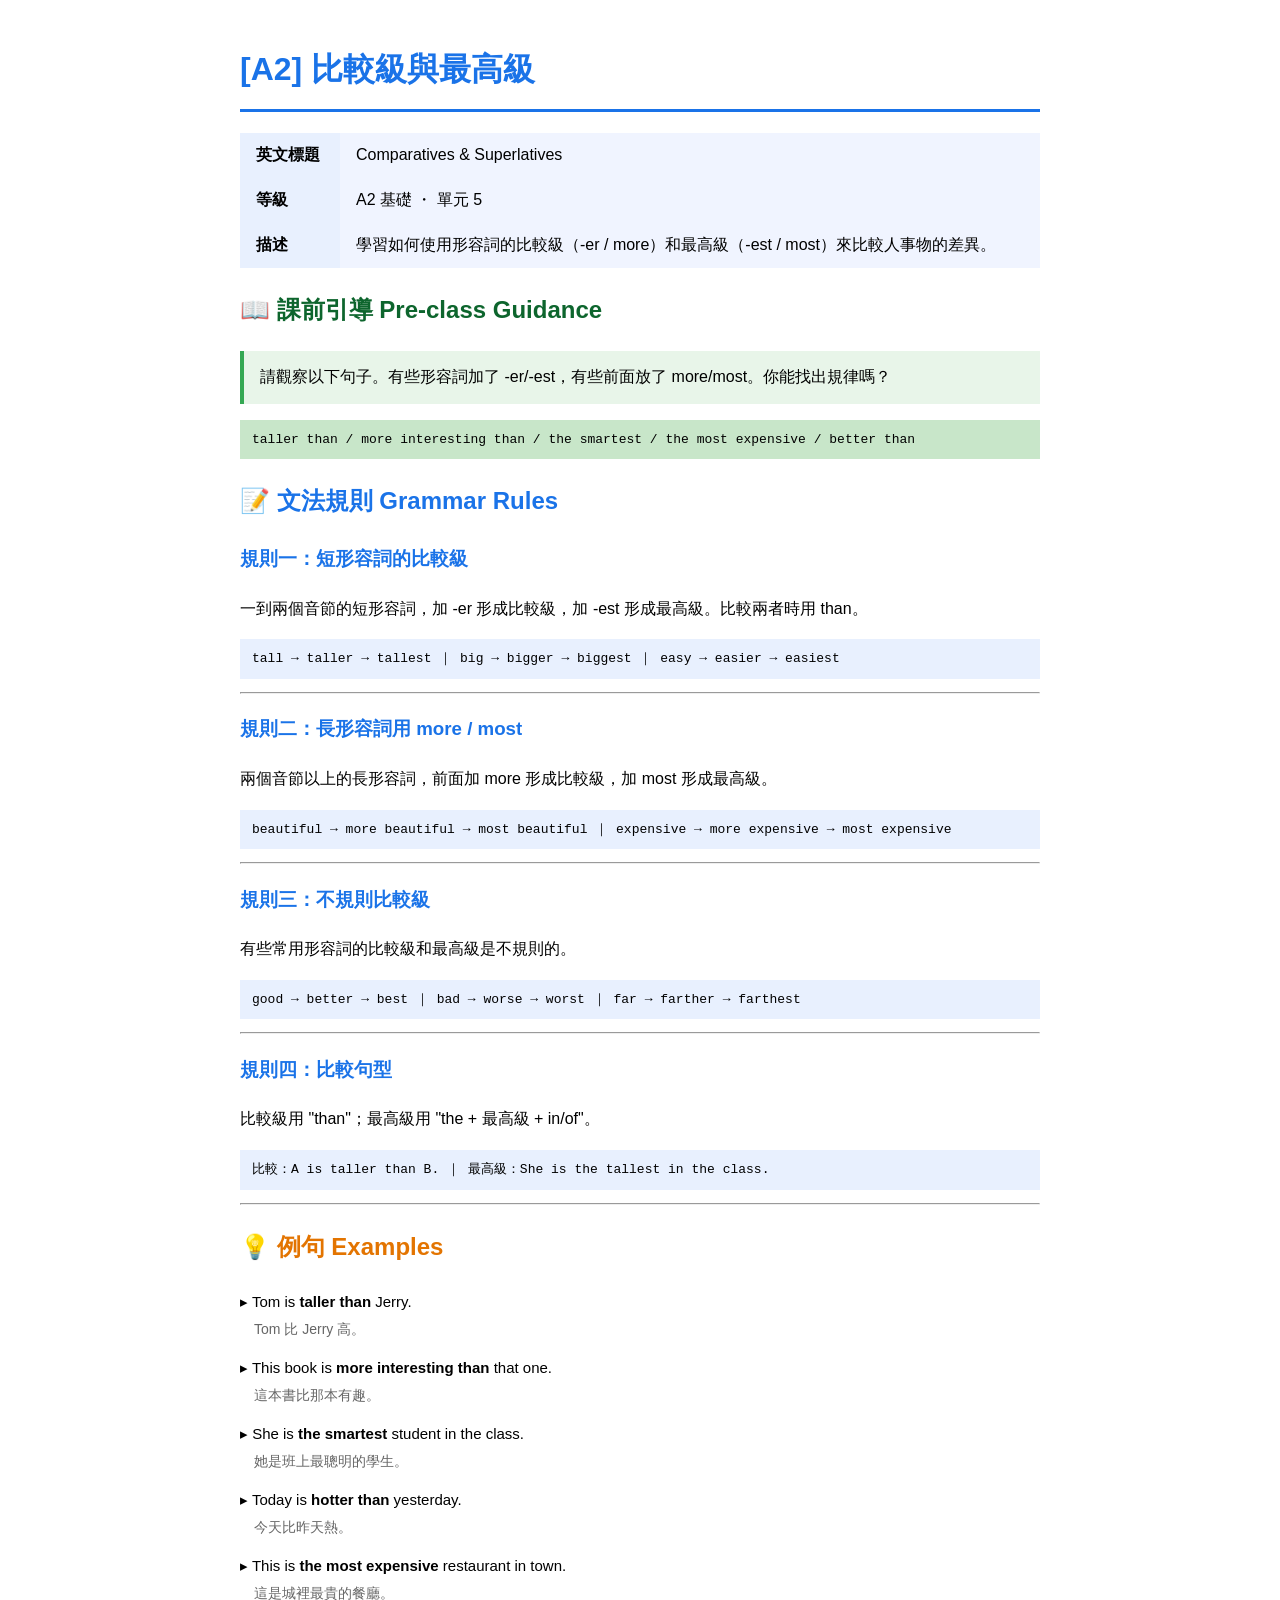
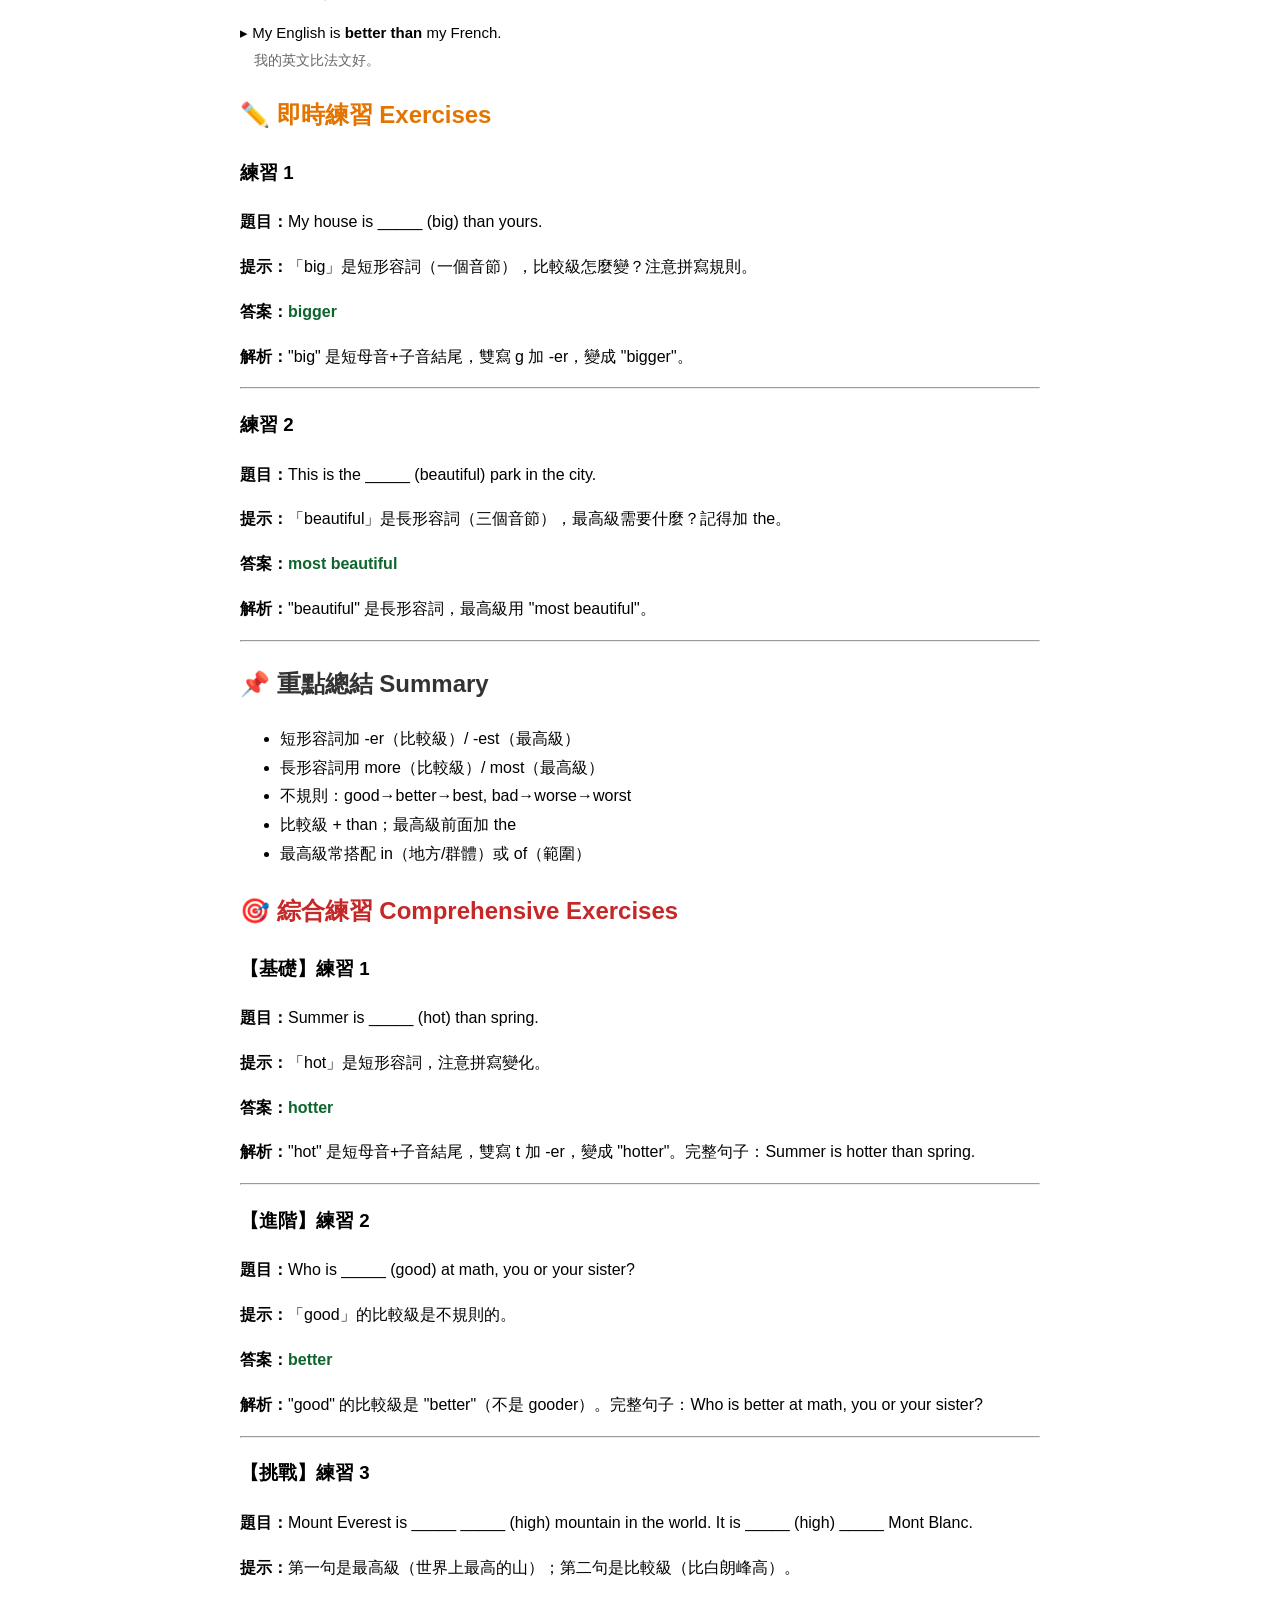
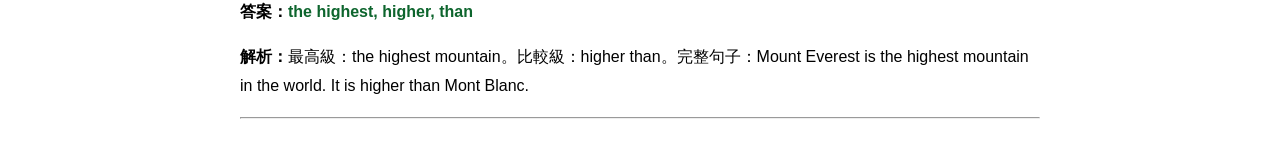
<file: a2-docs/A2-Unit05-比較級與最高級.html>
<!DOCTYPE html>
<html>
<head><meta charset="utf-8"><title>[A2] 比較級與最高級</title></head>
<body style="font-family: Arial, sans-serif; max-width: 800px; margin: 0 auto; padding: 20px; line-height: 1.8;">

<h1 style="color: #1a73e8; border-bottom: 3px solid #1a73e8; padding-bottom: 10px;">[A2] 比較級與最高級</h1>

<table style="width: 100%; border-collapse: collapse; margin-bottom: 20px;">
  <tr><td style="padding: 8px 16px; font-weight: bold; background: #e8f0fe;">英文標題</td><td style="padding: 8px 16px; background: #f0f4ff;">Comparatives & Superlatives</td></tr>
  <tr><td style="padding: 8px 16px; font-weight: bold; background: #e8f0fe;">等級</td><td style="padding: 8px 16px; background: #f0f4ff;">A2 基礎 ・ 單元 5</td></tr>
  <tr><td style="padding: 8px 16px; font-weight: bold; background: #e8f0fe;">描述</td><td style="padding: 8px 16px; background: #f0f4ff;">學習如何使用形容詞的比較級（-er / more）和最高級（-est / most）來比較人事物的差異。</td></tr>
</table>

<h2 style="color: #0d652d;">📖 課前引導 Pre-class Guidance</h2>
<p style="background: #e8f5e9; border-left: 4px solid #34a853; padding: 12px 16px;">請觀察以下句子。有些形容詞加了 -er/-est，有些前面放了 more/most。你能找出規律嗎？</p>
<p style="background: #c8e6c9; padding: 8px 12px; font-family: monospace;">taller than / more interesting than / the smartest / the most expensive / better than</p>
<h2 style="color: #1a73e8;">📝 文法規則 Grammar Rules</h2>
<h3 style="color: #1a73e8;">規則一：短形容詞的比較級</h3>
<p>一到兩個音節的短形容詞，加 -er 形成比較級，加 -est 形成最高級。比較兩者時用 than。</p>
<p style="background: #e8f0fe; padding: 8px 12px; font-family: monospace;">tall → taller → tallest ｜ big → bigger → biggest ｜ easy → easier → easiest</p>
<hr>
<h3 style="color: #1a73e8;">規則二：長形容詞用 more / most</h3>
<p>兩個音節以上的長形容詞，前面加 more 形成比較級，加 most 形成最高級。</p>
<p style="background: #e8f0fe; padding: 8px 12px; font-family: monospace;">beautiful → more beautiful → most beautiful ｜ expensive → more expensive → most expensive</p>
<hr>
<h3 style="color: #1a73e8;">規則三：不規則比較級</h3>
<p>有些常用形容詞的比較級和最高級是不規則的。</p>
<p style="background: #e8f0fe; padding: 8px 12px; font-family: monospace;">good → better → best ｜ bad → worse → worst ｜ far → farther → farthest</p>
<hr>
<h3 style="color: #1a73e8;">規則四：比較句型</h3>
<p>比較級用 "than"；最高級用 "the + 最高級 + in/of"。</p>
<p style="background: #e8f0fe; padding: 8px 12px; font-family: monospace;">比較：A is taller than B. ｜ 最高級：She is the tallest in the class.</p>
<hr>
<h2 style="color: #e37400;">💡 例句 Examples</h2>
<p style="margin: 2px 0; font-size: 15px;">▸ Tom is <b>taller than</b> Jerry.</p>
<p style="margin: 2px 0 12px 0; color: #666; font-size: 14px;">　Tom 比 Jerry 高。</p>
<p style="margin: 2px 0; font-size: 15px;">▸ This book is <b>more interesting than</b> that one.</p>
<p style="margin: 2px 0 12px 0; color: #666; font-size: 14px;">　這本書比那本有趣。</p>
<p style="margin: 2px 0; font-size: 15px;">▸ She is <b>the smartest</b> student in the class.</p>
<p style="margin: 2px 0 12px 0; color: #666; font-size: 14px;">　她是班上最聰明的學生。</p>
<p style="margin: 2px 0; font-size: 15px;">▸ Today is <b>hotter than</b> yesterday.</p>
<p style="margin: 2px 0 12px 0; color: #666; font-size: 14px;">　今天比昨天熱。</p>
<p style="margin: 2px 0; font-size: 15px;">▸ This is <b>the most expensive</b> restaurant in town.</p>
<p style="margin: 2px 0 12px 0; color: #666; font-size: 14px;">　這是城裡最貴的餐廳。</p>
<p style="margin: 2px 0; font-size: 15px;">▸ My English is <b>better than</b> my French.</p>
<p style="margin: 2px 0 12px 0; color: #666; font-size: 14px;">　我的英文比法文好。</p>
<h2 style="color: #e37400;">✏️ 即時練習 Exercises</h2>
<h3>練習 1</h3>
<p><b>題目：</b>My house is _____ (big) than yours.</p>
<p><b>提示：</b>「big」是短形容詞（一個音節），比較級怎麼變？注意拼寫規則。</p>
<p><b>答案：</b><span style="color: #0d652d; font-weight: bold;">bigger</span></p>
<p><b>解析：</b>"big" 是短母音+子音結尾，雙寫 g 加 -er，變成 "bigger"。</p>
<hr>
<h3>練習 2</h3>
<p><b>題目：</b>This is the _____ (beautiful) park in the city.</p>
<p><b>提示：</b>「beautiful」是長形容詞（三個音節），最高級需要什麼？記得加 the。</p>
<p><b>答案：</b><span style="color: #0d652d; font-weight: bold;">most beautiful</span></p>
<p><b>解析：</b>"beautiful" 是長形容詞，最高級用 "most beautiful"。</p>
<hr>
<h2 style="color: #333;">📌 重點總結 Summary</h2>
<ul>
<li>短形容詞加 -er（比較級）/ -est（最高級）</li>
<li>長形容詞用 more（比較級）/ most（最高級）</li>
<li>不規則：good→better→best, bad→worse→worst</li>
<li>比較級 + than；最高級前面加 the</li>
<li>最高級常搭配 in（地方/群體）或 of（範圍）</li>
</ul>
<h2 style="color: #c62828;">🎯 綜合練習 Comprehensive Exercises</h2>
<h3>【基礎】練習 1</h3>
<p><b>題目：</b>Summer is _____ (hot) than spring.</p>
<p><b>提示：</b>「hot」是短形容詞，注意拼寫變化。</p>
<p><b>答案：</b><span style="color: #0d652d; font-weight: bold;">hotter</span></p>
<p><b>解析：</b>"hot" 是短母音+子音結尾，雙寫 t 加 -er，變成 "hotter"。完整句子：Summer is hotter than spring.</p>
<hr>
<h3>【進階】練習 2</h3>
<p><b>題目：</b>Who is _____ (good) at math, you or your sister?</p>
<p><b>提示：</b>「good」的比較級是不規則的。</p>
<p><b>答案：</b><span style="color: #0d652d; font-weight: bold;">better</span></p>
<p><b>解析：</b>"good" 的比較級是 "better"（不是 gooder）。完整句子：Who is better at math, you or your sister?</p>
<hr>
<h3>【挑戰】練習 3</h3>
<p><b>題目：</b>Mount Everest is _____ _____ (high) mountain in the world. It is _____ (high) _____ Mont Blanc.</p>
<p><b>提示：</b>第一句是最高級（世界上最高的山）；第二句是比較級（比白朗峰高）。</p>
<p><b>答案：</b><span style="color: #0d652d; font-weight: bold;">the highest, higher, than</span></p>
<p><b>解析：</b>最高級：the highest mountain。比較級：higher than。完整句子：Mount Everest is the highest mountain in the world. It is higher than Mont Blanc.</p>
<hr>
</body></html>
</file>
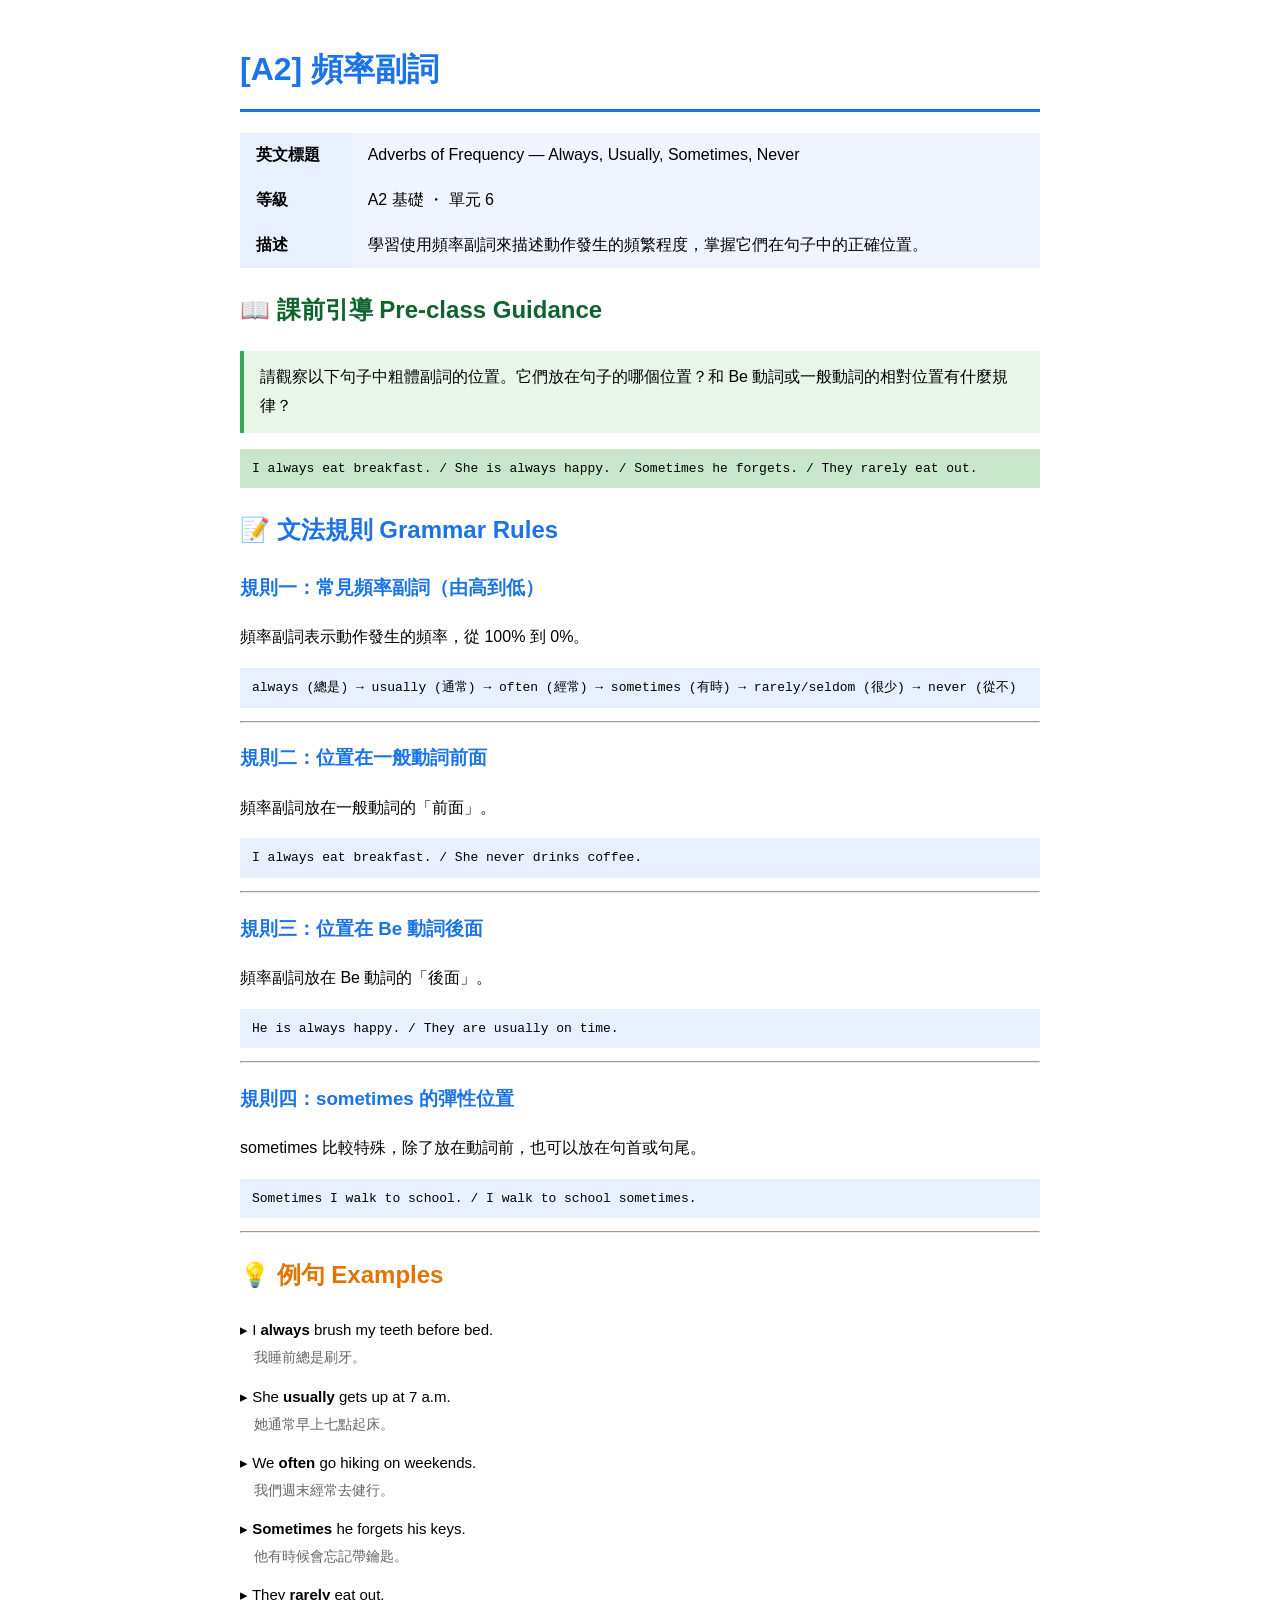
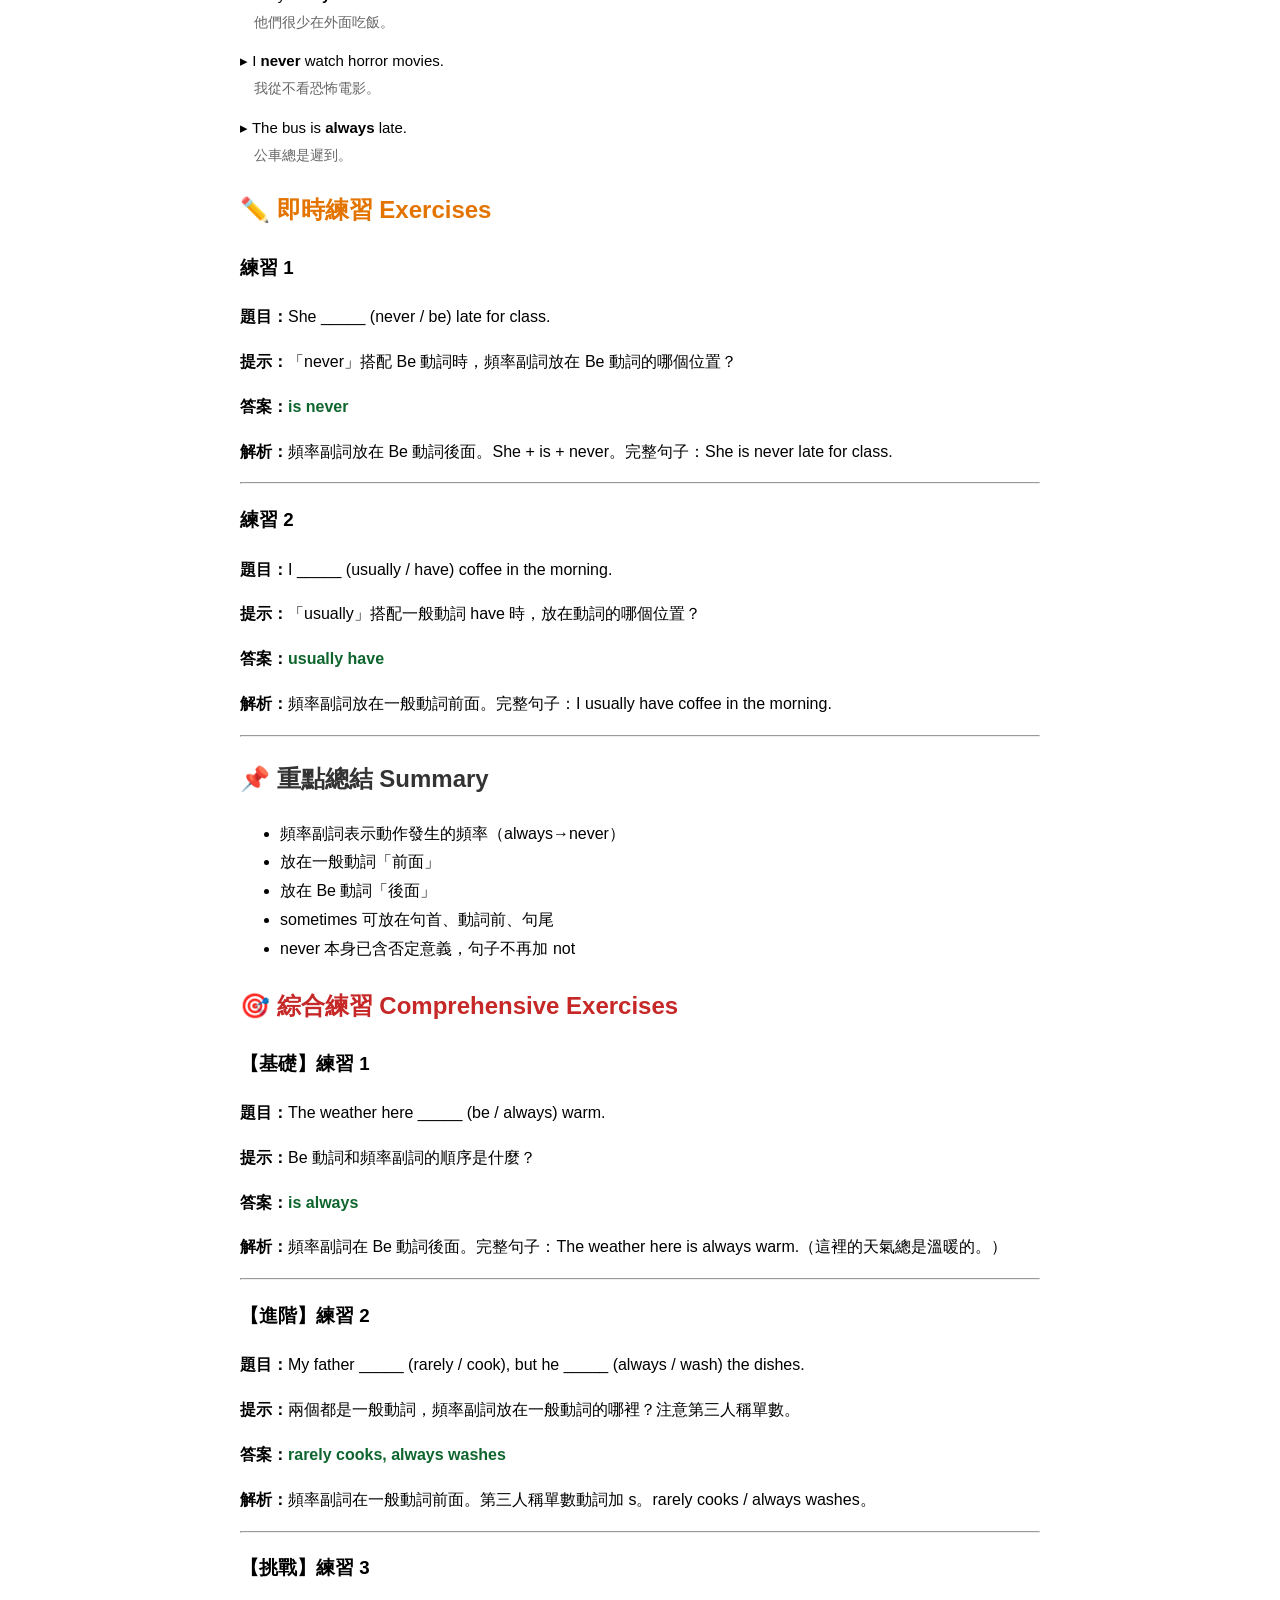
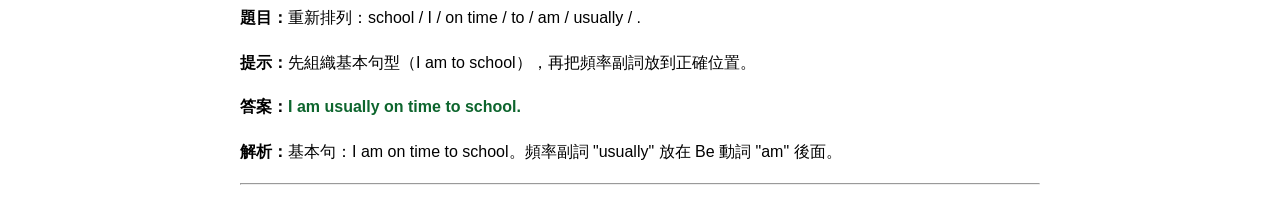
<file: a2-docs/A2-Unit06-頻率副詞.html>
<!DOCTYPE html>
<html>
<head><meta charset="utf-8"><title>[A2] 頻率副詞</title></head>
<body style="font-family: Arial, sans-serif; max-width: 800px; margin: 0 auto; padding: 20px; line-height: 1.8;">

<h1 style="color: #1a73e8; border-bottom: 3px solid #1a73e8; padding-bottom: 10px;">[A2] 頻率副詞</h1>

<table style="width: 100%; border-collapse: collapse; margin-bottom: 20px;">
  <tr><td style="padding: 8px 16px; font-weight: bold; background: #e8f0fe;">英文標題</td><td style="padding: 8px 16px; background: #f0f4ff;">Adverbs of Frequency — Always, Usually, Sometimes, Never</td></tr>
  <tr><td style="padding: 8px 16px; font-weight: bold; background: #e8f0fe;">等級</td><td style="padding: 8px 16px; background: #f0f4ff;">A2 基礎 ・ 單元 6</td></tr>
  <tr><td style="padding: 8px 16px; font-weight: bold; background: #e8f0fe;">描述</td><td style="padding: 8px 16px; background: #f0f4ff;">學習使用頻率副詞來描述動作發生的頻繁程度，掌握它們在句子中的正確位置。</td></tr>
</table>

<h2 style="color: #0d652d;">📖 課前引導 Pre-class Guidance</h2>
<p style="background: #e8f5e9; border-left: 4px solid #34a853; padding: 12px 16px;">請觀察以下句子中粗體副詞的位置。它們放在句子的哪個位置？和 Be 動詞或一般動詞的相對位置有什麼規律？</p>
<p style="background: #c8e6c9; padding: 8px 12px; font-family: monospace;">I always eat breakfast. / She is always happy. / Sometimes he forgets. / They rarely eat out.</p>
<h2 style="color: #1a73e8;">📝 文法規則 Grammar Rules</h2>
<h3 style="color: #1a73e8;">規則一：常見頻率副詞（由高到低）</h3>
<p>頻率副詞表示動作發生的頻率，從 100% 到 0%。</p>
<p style="background: #e8f0fe; padding: 8px 12px; font-family: monospace;">always (總是) → usually (通常) → often (經常) → sometimes (有時) → rarely/seldom (很少) → never (從不)</p>
<hr>
<h3 style="color: #1a73e8;">規則二：位置在一般動詞前面</h3>
<p>頻率副詞放在一般動詞的「前面」。</p>
<p style="background: #e8f0fe; padding: 8px 12px; font-family: monospace;">I always eat breakfast. / She never drinks coffee.</p>
<hr>
<h3 style="color: #1a73e8;">規則三：位置在 Be 動詞後面</h3>
<p>頻率副詞放在 Be 動詞的「後面」。</p>
<p style="background: #e8f0fe; padding: 8px 12px; font-family: monospace;">He is always happy. / They are usually on time.</p>
<hr>
<h3 style="color: #1a73e8;">規則四：sometimes 的彈性位置</h3>
<p>sometimes 比較特殊，除了放在動詞前，也可以放在句首或句尾。</p>
<p style="background: #e8f0fe; padding: 8px 12px; font-family: monospace;">Sometimes I walk to school. / I walk to school sometimes.</p>
<hr>
<h2 style="color: #e37400;">💡 例句 Examples</h2>
<p style="margin: 2px 0; font-size: 15px;">▸ I <b>always</b> brush my teeth before bed.</p>
<p style="margin: 2px 0 12px 0; color: #666; font-size: 14px;">　我睡前總是刷牙。</p>
<p style="margin: 2px 0; font-size: 15px;">▸ She <b>usually</b> gets up at 7 a.m.</p>
<p style="margin: 2px 0 12px 0; color: #666; font-size: 14px;">　她通常早上七點起床。</p>
<p style="margin: 2px 0; font-size: 15px;">▸ We <b>often</b> go hiking on weekends.</p>
<p style="margin: 2px 0 12px 0; color: #666; font-size: 14px;">　我們週末經常去健行。</p>
<p style="margin: 2px 0; font-size: 15px;">▸ <b>Sometimes</b> he forgets his keys.</p>
<p style="margin: 2px 0 12px 0; color: #666; font-size: 14px;">　他有時候會忘記帶鑰匙。</p>
<p style="margin: 2px 0; font-size: 15px;">▸ They <b>rarely</b> eat out.</p>
<p style="margin: 2px 0 12px 0; color: #666; font-size: 14px;">　他們很少在外面吃飯。</p>
<p style="margin: 2px 0; font-size: 15px;">▸ I <b>never</b> watch horror movies.</p>
<p style="margin: 2px 0 12px 0; color: #666; font-size: 14px;">　我從不看恐怖電影。</p>
<p style="margin: 2px 0; font-size: 15px;">▸ The bus is <b>always</b> late.</p>
<p style="margin: 2px 0 12px 0; color: #666; font-size: 14px;">　公車總是遲到。</p>
<h2 style="color: #e37400;">✏️ 即時練習 Exercises</h2>
<h3>練習 1</h3>
<p><b>題目：</b>She _____ (never / be) late for class.</p>
<p><b>提示：</b>「never」搭配 Be 動詞時，頻率副詞放在 Be 動詞的哪個位置？</p>
<p><b>答案：</b><span style="color: #0d652d; font-weight: bold;">is never</span></p>
<p><b>解析：</b>頻率副詞放在 Be 動詞後面。She + is + never。完整句子：She is never late for class.</p>
<hr>
<h3>練習 2</h3>
<p><b>題目：</b>I _____ (usually / have) coffee in the morning.</p>
<p><b>提示：</b>「usually」搭配一般動詞 have 時，放在動詞的哪個位置？</p>
<p><b>答案：</b><span style="color: #0d652d; font-weight: bold;">usually have</span></p>
<p><b>解析：</b>頻率副詞放在一般動詞前面。完整句子：I usually have coffee in the morning.</p>
<hr>
<h2 style="color: #333;">📌 重點總結 Summary</h2>
<ul>
<li>頻率副詞表示動作發生的頻率（always→never）</li>
<li>放在一般動詞「前面」</li>
<li>放在 Be 動詞「後面」</li>
<li>sometimes 可放在句首、動詞前、句尾</li>
<li>never 本身已含否定意義，句子不再加 not</li>
</ul>
<h2 style="color: #c62828;">🎯 綜合練習 Comprehensive Exercises</h2>
<h3>【基礎】練習 1</h3>
<p><b>題目：</b>The weather here _____ (be / always) warm.</p>
<p><b>提示：</b>Be 動詞和頻率副詞的順序是什麼？</p>
<p><b>答案：</b><span style="color: #0d652d; font-weight: bold;">is always</span></p>
<p><b>解析：</b>頻率副詞在 Be 動詞後面。完整句子：The weather here is always warm.（這裡的天氣總是溫暖的。）</p>
<hr>
<h3>【進階】練習 2</h3>
<p><b>題目：</b>My father _____ (rarely / cook), but he _____ (always / wash) the dishes.</p>
<p><b>提示：</b>兩個都是一般動詞，頻率副詞放在一般動詞的哪裡？注意第三人稱單數。</p>
<p><b>答案：</b><span style="color: #0d652d; font-weight: bold;">rarely cooks, always washes</span></p>
<p><b>解析：</b>頻率副詞在一般動詞前面。第三人稱單數動詞加 s。rarely cooks / always washes。</p>
<hr>
<h3>【挑戰】練習 3</h3>
<p><b>題目：</b>重新排列：school / I / on time / to / am / usually / .</p>
<p><b>提示：</b>先組織基本句型（I am to school），再把頻率副詞放到正確位置。</p>
<p><b>答案：</b><span style="color: #0d652d; font-weight: bold;">I am usually on time to school.</span></p>
<p><b>解析：</b>基本句：I am on time to school。頻率副詞 "usually" 放在 Be 動詞 "am" 後面。</p>
<hr>
</body></html>
</file>
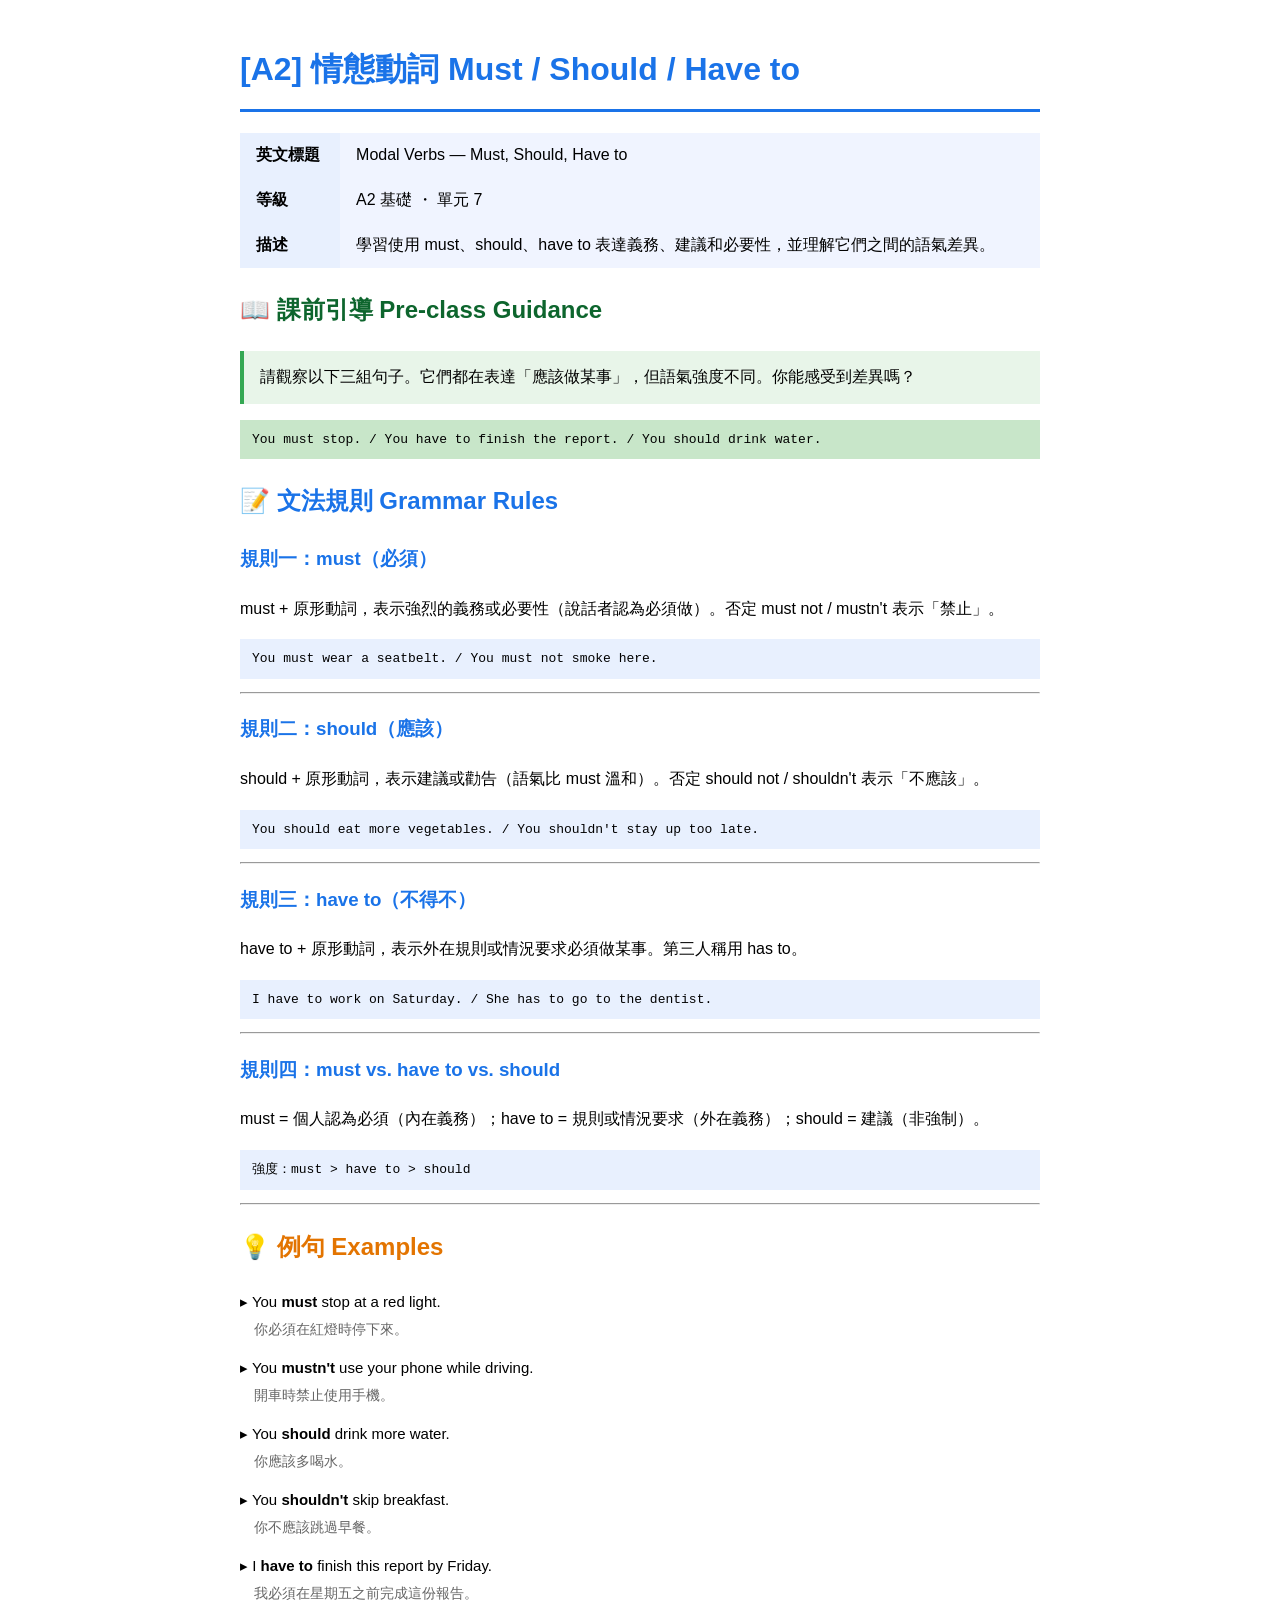
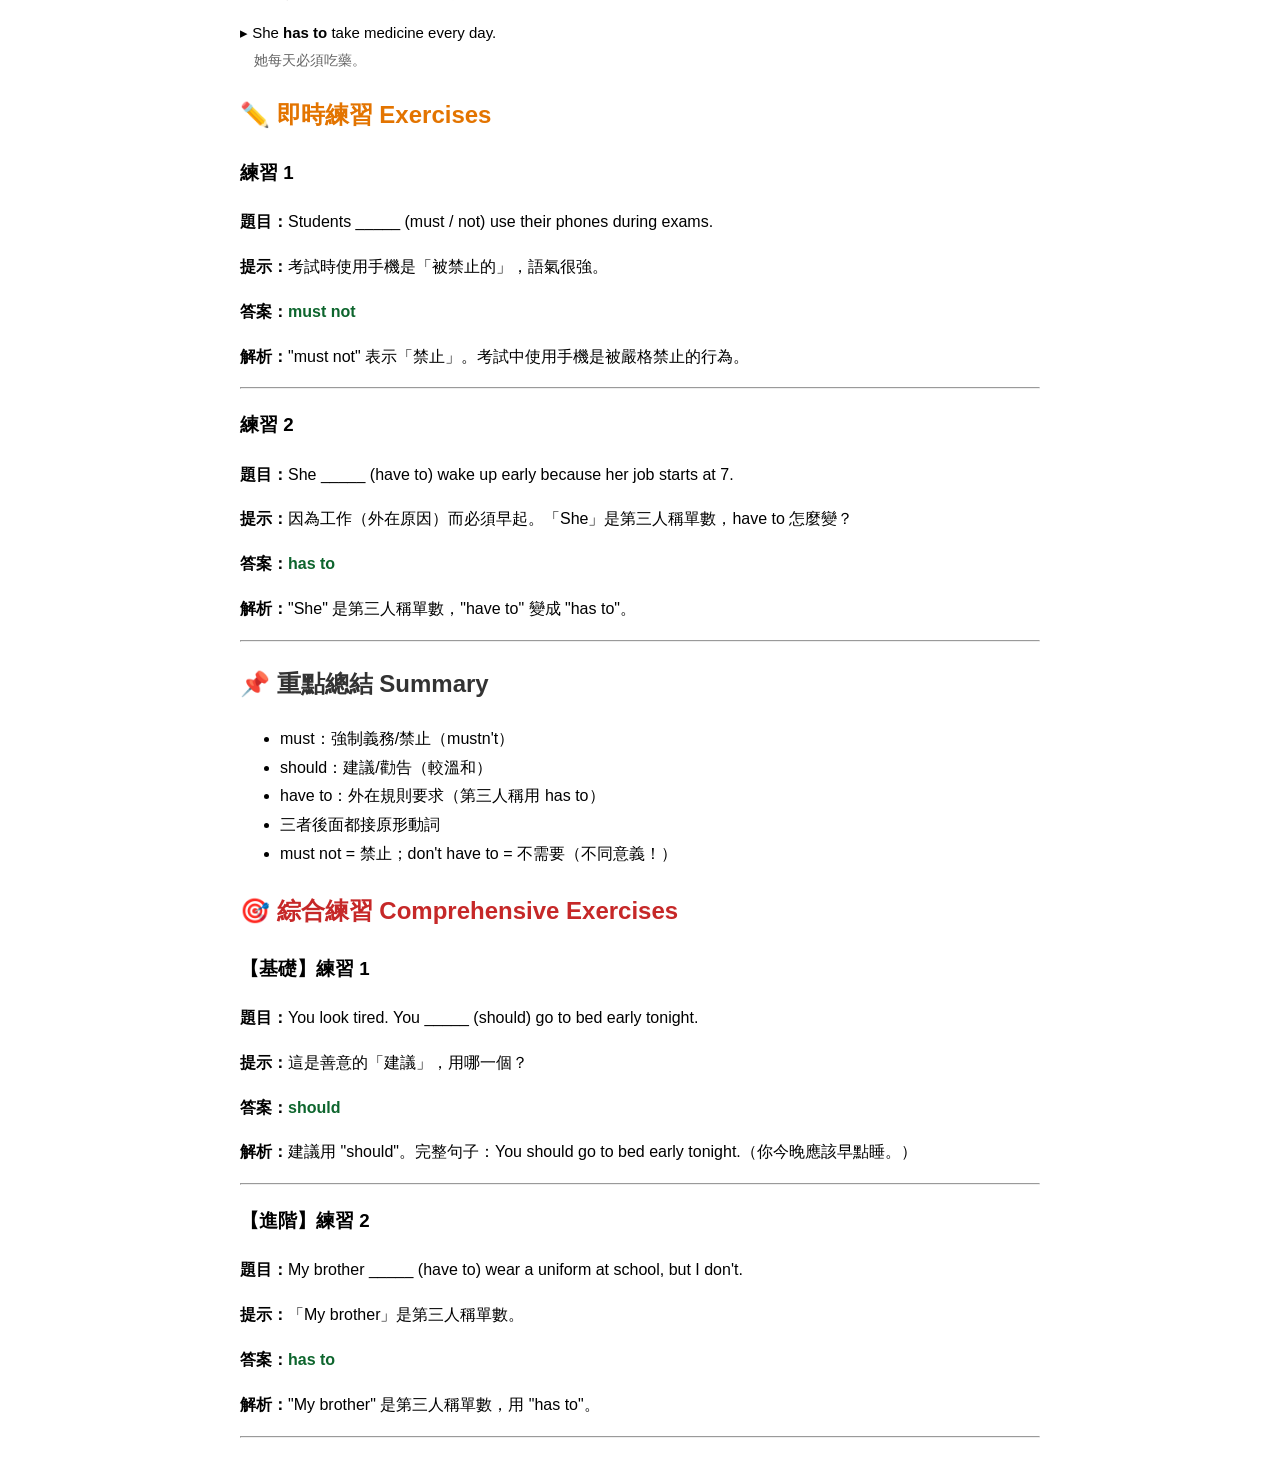
<file: a2-docs/A2-Unit07-情態動詞 Must _ Should _ Have to.html>
<!DOCTYPE html>
<html>
<head><meta charset="utf-8"><title>[A2] 情態動詞 Must / Should / Have to</title></head>
<body style="font-family: Arial, sans-serif; max-width: 800px; margin: 0 auto; padding: 20px; line-height: 1.8;">

<h1 style="color: #1a73e8; border-bottom: 3px solid #1a73e8; padding-bottom: 10px;">[A2] 情態動詞 Must / Should / Have to</h1>

<table style="width: 100%; border-collapse: collapse; margin-bottom: 20px;">
  <tr><td style="padding: 8px 16px; font-weight: bold; background: #e8f0fe;">英文標題</td><td style="padding: 8px 16px; background: #f0f4ff;">Modal Verbs — Must, Should, Have to</td></tr>
  <tr><td style="padding: 8px 16px; font-weight: bold; background: #e8f0fe;">等級</td><td style="padding: 8px 16px; background: #f0f4ff;">A2 基礎 ・ 單元 7</td></tr>
  <tr><td style="padding: 8px 16px; font-weight: bold; background: #e8f0fe;">描述</td><td style="padding: 8px 16px; background: #f0f4ff;">學習使用 must、should、have to 表達義務、建議和必要性，並理解它們之間的語氣差異。</td></tr>
</table>

<h2 style="color: #0d652d;">📖 課前引導 Pre-class Guidance</h2>
<p style="background: #e8f5e9; border-left: 4px solid #34a853; padding: 12px 16px;">請觀察以下三組句子。它們都在表達「應該做某事」，但語氣強度不同。你能感受到差異嗎？</p>
<p style="background: #c8e6c9; padding: 8px 12px; font-family: monospace;">You must stop. / You have to finish the report. / You should drink water.</p>
<h2 style="color: #1a73e8;">📝 文法規則 Grammar Rules</h2>
<h3 style="color: #1a73e8;">規則一：must（必須）</h3>
<p>must + 原形動詞，表示強烈的義務或必要性（說話者認為必須做）。否定 must not / mustn't 表示「禁止」。</p>
<p style="background: #e8f0fe; padding: 8px 12px; font-family: monospace;">You must wear a seatbelt. / You must not smoke here.</p>
<hr>
<h3 style="color: #1a73e8;">規則二：should（應該）</h3>
<p>should + 原形動詞，表示建議或勸告（語氣比 must 溫和）。否定 should not / shouldn't 表示「不應該」。</p>
<p style="background: #e8f0fe; padding: 8px 12px; font-family: monospace;">You should eat more vegetables. / You shouldn't stay up too late.</p>
<hr>
<h3 style="color: #1a73e8;">規則三：have to（不得不）</h3>
<p>have to + 原形動詞，表示外在規則或情況要求必須做某事。第三人稱用 has to。</p>
<p style="background: #e8f0fe; padding: 8px 12px; font-family: monospace;">I have to work on Saturday. / She has to go to the dentist.</p>
<hr>
<h3 style="color: #1a73e8;">規則四：must vs. have to vs. should</h3>
<p>must = 個人認為必須（內在義務）；have to = 規則或情況要求（外在義務）；should = 建議（非強制）。</p>
<p style="background: #e8f0fe; padding: 8px 12px; font-family: monospace;">強度：must > have to > should</p>
<hr>
<h2 style="color: #e37400;">💡 例句 Examples</h2>
<p style="margin: 2px 0; font-size: 15px;">▸ You <b>must</b> stop at a red light.</p>
<p style="margin: 2px 0 12px 0; color: #666; font-size: 14px;">　你必須在紅燈時停下來。</p>
<p style="margin: 2px 0; font-size: 15px;">▸ You <b>mustn't</b> use your phone while driving.</p>
<p style="margin: 2px 0 12px 0; color: #666; font-size: 14px;">　開車時禁止使用手機。</p>
<p style="margin: 2px 0; font-size: 15px;">▸ You <b>should</b> drink more water.</p>
<p style="margin: 2px 0 12px 0; color: #666; font-size: 14px;">　你應該多喝水。</p>
<p style="margin: 2px 0; font-size: 15px;">▸ You <b>shouldn't</b> skip breakfast.</p>
<p style="margin: 2px 0 12px 0; color: #666; font-size: 14px;">　你不應該跳過早餐。</p>
<p style="margin: 2px 0; font-size: 15px;">▸ I <b>have to</b> finish this report by Friday.</p>
<p style="margin: 2px 0 12px 0; color: #666; font-size: 14px;">　我必須在星期五之前完成這份報告。</p>
<p style="margin: 2px 0; font-size: 15px;">▸ She <b>has to</b> take medicine every day.</p>
<p style="margin: 2px 0 12px 0; color: #666; font-size: 14px;">　她每天必須吃藥。</p>
<h2 style="color: #e37400;">✏️ 即時練習 Exercises</h2>
<h3>練習 1</h3>
<p><b>題目：</b>Students _____ (must / not) use their phones during exams.</p>
<p><b>提示：</b>考試時使用手機是「被禁止的」，語氣很強。</p>
<p><b>答案：</b><span style="color: #0d652d; font-weight: bold;">must not</span></p>
<p><b>解析：</b>"must not" 表示「禁止」。考試中使用手機是被嚴格禁止的行為。</p>
<hr>
<h3>練習 2</h3>
<p><b>題目：</b>She _____ (have to) wake up early because her job starts at 7.</p>
<p><b>提示：</b>因為工作（外在原因）而必須早起。「She」是第三人稱單數，have to 怎麼變？</p>
<p><b>答案：</b><span style="color: #0d652d; font-weight: bold;">has to</span></p>
<p><b>解析：</b>"She" 是第三人稱單數，"have to" 變成 "has to"。</p>
<hr>
<h2 style="color: #333;">📌 重點總結 Summary</h2>
<ul>
<li>must：強制義務/禁止（mustn't）</li>
<li>should：建議/勸告（較溫和）</li>
<li>have to：外在規則要求（第三人稱用 has to）</li>
<li>三者後面都接原形動詞</li>
<li>must not = 禁止；don't have to = 不需要（不同意義！）</li>
</ul>
<h2 style="color: #c62828;">🎯 綜合練習 Comprehensive Exercises</h2>
<h3>【基礎】練習 1</h3>
<p><b>題目：</b>You look tired. You _____ (should) go to bed early tonight.</p>
<p><b>提示：</b>這是善意的「建議」，用哪一個？</p>
<p><b>答案：</b><span style="color: #0d652d; font-weight: bold;">should</span></p>
<p><b>解析：</b>建議用 "should"。完整句子：You should go to bed early tonight.（你今晚應該早點睡。）</p>
<hr>
<h3>【進階】練習 2</h3>
<p><b>題目：</b>My brother _____ (have to) wear a uniform at school, but I don't.</p>
<p><b>提示：</b>「My brother」是第三人稱單數。</p>
<p><b>答案：</b><span style="color: #0d652d; font-weight: bold;">has to</span></p>
<p><b>解析：</b>"My brother" 是第三人稱單數，用 "has to"。</p>
<hr>
</body></html>
</file>
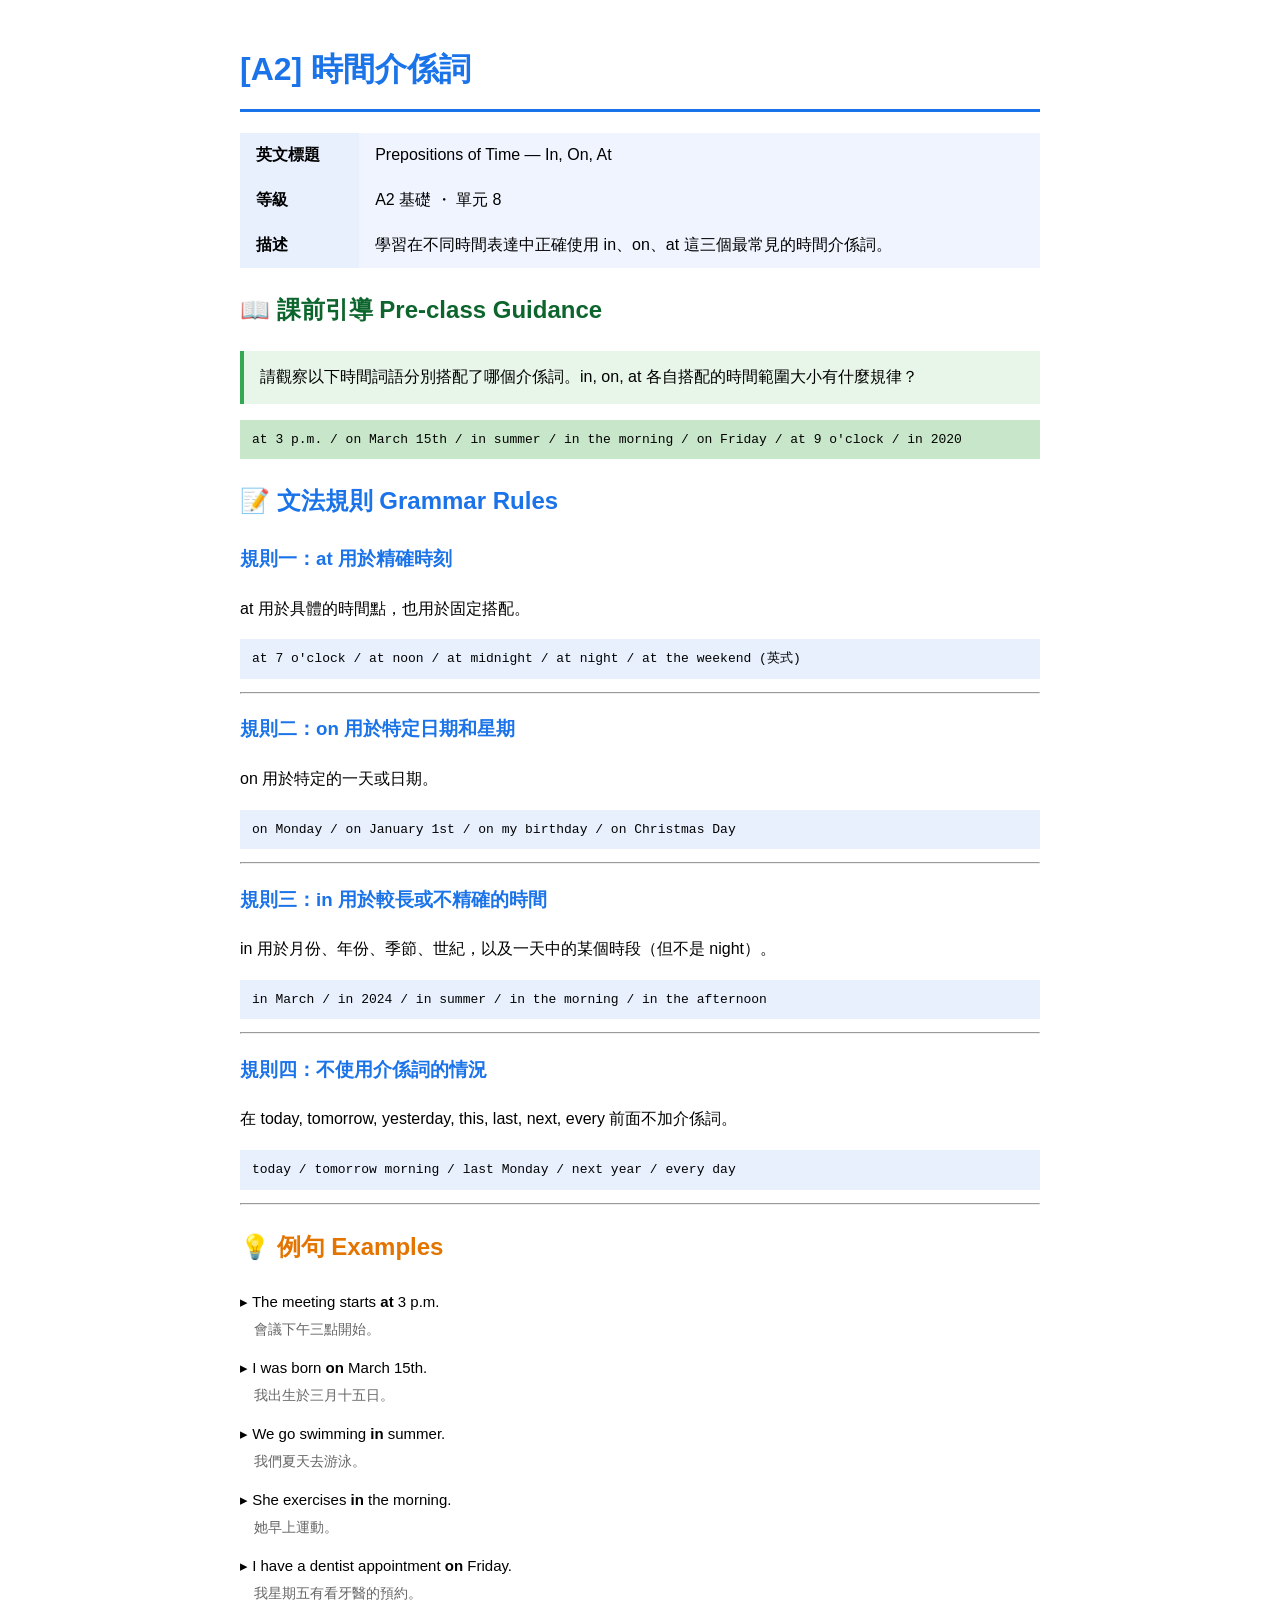
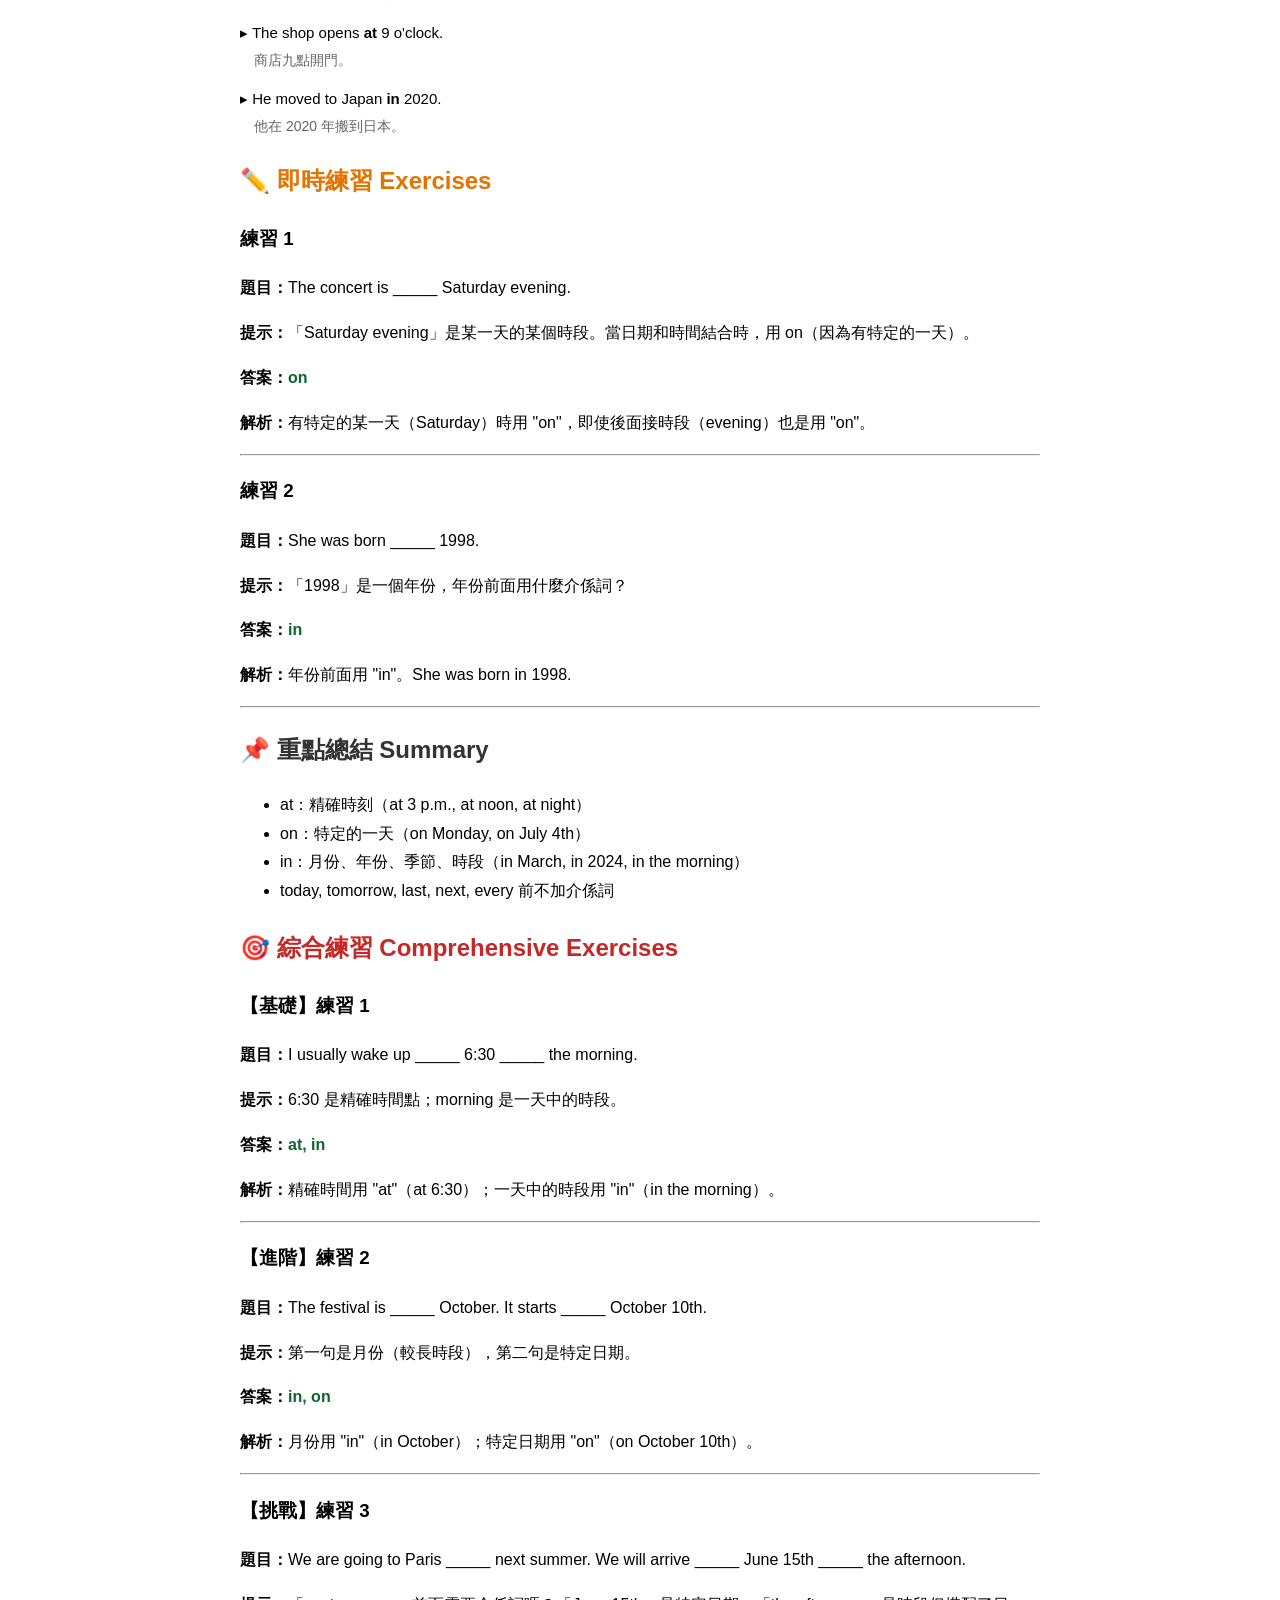
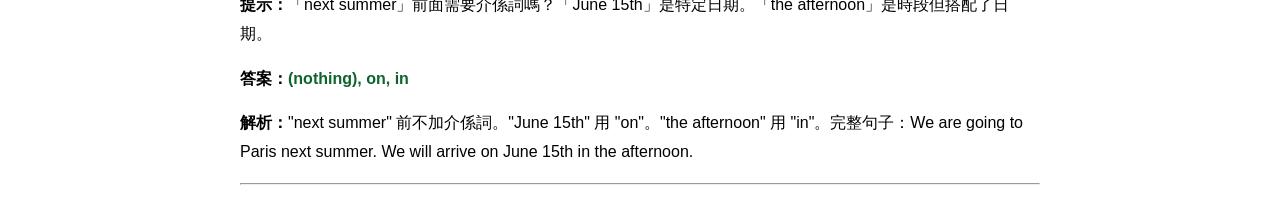
<file: a2-docs/A2-Unit08-時間介係詞.html>
<!DOCTYPE html>
<html>
<head><meta charset="utf-8"><title>[A2] 時間介係詞</title></head>
<body style="font-family: Arial, sans-serif; max-width: 800px; margin: 0 auto; padding: 20px; line-height: 1.8;">

<h1 style="color: #1a73e8; border-bottom: 3px solid #1a73e8; padding-bottom: 10px;">[A2] 時間介係詞</h1>

<table style="width: 100%; border-collapse: collapse; margin-bottom: 20px;">
  <tr><td style="padding: 8px 16px; font-weight: bold; background: #e8f0fe;">英文標題</td><td style="padding: 8px 16px; background: #f0f4ff;">Prepositions of Time — In, On, At</td></tr>
  <tr><td style="padding: 8px 16px; font-weight: bold; background: #e8f0fe;">等級</td><td style="padding: 8px 16px; background: #f0f4ff;">A2 基礎 ・ 單元 8</td></tr>
  <tr><td style="padding: 8px 16px; font-weight: bold; background: #e8f0fe;">描述</td><td style="padding: 8px 16px; background: #f0f4ff;">學習在不同時間表達中正確使用 in、on、at 這三個最常見的時間介係詞。</td></tr>
</table>

<h2 style="color: #0d652d;">📖 課前引導 Pre-class Guidance</h2>
<p style="background: #e8f5e9; border-left: 4px solid #34a853; padding: 12px 16px;">請觀察以下時間詞語分別搭配了哪個介係詞。in, on, at 各自搭配的時間範圍大小有什麼規律？</p>
<p style="background: #c8e6c9; padding: 8px 12px; font-family: monospace;">at 3 p.m. / on March 15th / in summer / in the morning / on Friday / at 9 o'clock / in 2020</p>
<h2 style="color: #1a73e8;">📝 文法規則 Grammar Rules</h2>
<h3 style="color: #1a73e8;">規則一：at 用於精確時刻</h3>
<p>at 用於具體的時間點，也用於固定搭配。</p>
<p style="background: #e8f0fe; padding: 8px 12px; font-family: monospace;">at 7 o'clock / at noon / at midnight / at night / at the weekend (英式)</p>
<hr>
<h3 style="color: #1a73e8;">規則二：on 用於特定日期和星期</h3>
<p>on 用於特定的一天或日期。</p>
<p style="background: #e8f0fe; padding: 8px 12px; font-family: monospace;">on Monday / on January 1st / on my birthday / on Christmas Day</p>
<hr>
<h3 style="color: #1a73e8;">規則三：in 用於較長或不精確的時間</h3>
<p>in 用於月份、年份、季節、世紀，以及一天中的某個時段（但不是 night）。</p>
<p style="background: #e8f0fe; padding: 8px 12px; font-family: monospace;">in March / in 2024 / in summer / in the morning / in the afternoon</p>
<hr>
<h3 style="color: #1a73e8;">規則四：不使用介係詞的情況</h3>
<p>在 today, tomorrow, yesterday, this, last, next, every 前面不加介係詞。</p>
<p style="background: #e8f0fe; padding: 8px 12px; font-family: monospace;">today / tomorrow morning / last Monday / next year / every day</p>
<hr>
<h2 style="color: #e37400;">💡 例句 Examples</h2>
<p style="margin: 2px 0; font-size: 15px;">▸ The meeting starts <b>at</b> 3 p.m.</p>
<p style="margin: 2px 0 12px 0; color: #666; font-size: 14px;">　會議下午三點開始。</p>
<p style="margin: 2px 0; font-size: 15px;">▸ I was born <b>on</b> March 15th.</p>
<p style="margin: 2px 0 12px 0; color: #666; font-size: 14px;">　我出生於三月十五日。</p>
<p style="margin: 2px 0; font-size: 15px;">▸ We go swimming <b>in</b> summer.</p>
<p style="margin: 2px 0 12px 0; color: #666; font-size: 14px;">　我們夏天去游泳。</p>
<p style="margin: 2px 0; font-size: 15px;">▸ She exercises <b>in</b> the morning.</p>
<p style="margin: 2px 0 12px 0; color: #666; font-size: 14px;">　她早上運動。</p>
<p style="margin: 2px 0; font-size: 15px;">▸ I have a dentist appointment <b>on</b> Friday.</p>
<p style="margin: 2px 0 12px 0; color: #666; font-size: 14px;">　我星期五有看牙醫的預約。</p>
<p style="margin: 2px 0; font-size: 15px;">▸ The shop opens <b>at</b> 9 o'clock.</p>
<p style="margin: 2px 0 12px 0; color: #666; font-size: 14px;">　商店九點開門。</p>
<p style="margin: 2px 0; font-size: 15px;">▸ He moved to Japan <b>in</b> 2020.</p>
<p style="margin: 2px 0 12px 0; color: #666; font-size: 14px;">　他在 2020 年搬到日本。</p>
<h2 style="color: #e37400;">✏️ 即時練習 Exercises</h2>
<h3>練習 1</h3>
<p><b>題目：</b>The concert is _____ Saturday evening.</p>
<p><b>提示：</b>「Saturday evening」是某一天的某個時段。當日期和時間結合時，用 on（因為有特定的一天）。</p>
<p><b>答案：</b><span style="color: #0d652d; font-weight: bold;">on</span></p>
<p><b>解析：</b>有特定的某一天（Saturday）時用 "on"，即使後面接時段（evening）也是用 "on"。</p>
<hr>
<h3>練習 2</h3>
<p><b>題目：</b>She was born _____ 1998.</p>
<p><b>提示：</b>「1998」是一個年份，年份前面用什麼介係詞？</p>
<p><b>答案：</b><span style="color: #0d652d; font-weight: bold;">in</span></p>
<p><b>解析：</b>年份前面用 "in"。She was born in 1998.</p>
<hr>
<h2 style="color: #333;">📌 重點總結 Summary</h2>
<ul>
<li>at：精確時刻（at 3 p.m., at noon, at night）</li>
<li>on：特定的一天（on Monday, on July 4th）</li>
<li>in：月份、年份、季節、時段（in March, in 2024, in the morning）</li>
<li>today, tomorrow, last, next, every 前不加介係詞</li>
</ul>
<h2 style="color: #c62828;">🎯 綜合練習 Comprehensive Exercises</h2>
<h3>【基礎】練習 1</h3>
<p><b>題目：</b>I usually wake up _____ 6:30 _____ the morning.</p>
<p><b>提示：</b>6:30 是精確時間點；morning 是一天中的時段。</p>
<p><b>答案：</b><span style="color: #0d652d; font-weight: bold;">at, in</span></p>
<p><b>解析：</b>精確時間用 "at"（at 6:30）；一天中的時段用 "in"（in the morning）。</p>
<hr>
<h3>【進階】練習 2</h3>
<p><b>題目：</b>The festival is _____ October. It starts _____ October 10th.</p>
<p><b>提示：</b>第一句是月份（較長時段），第二句是特定日期。</p>
<p><b>答案：</b><span style="color: #0d652d; font-weight: bold;">in, on</span></p>
<p><b>解析：</b>月份用 "in"（in October）；特定日期用 "on"（on October 10th）。</p>
<hr>
<h3>【挑戰】練習 3</h3>
<p><b>題目：</b>We are going to Paris _____ next summer. We will arrive _____ June 15th _____ the afternoon.</p>
<p><b>提示：</b>「next summer」前面需要介係詞嗎？「June 15th」是特定日期。「the afternoon」是時段但搭配了日期。</p>
<p><b>答案：</b><span style="color: #0d652d; font-weight: bold;">(nothing), on, in</span></p>
<p><b>解析：</b>"next summer" 前不加介係詞。"June 15th" 用 "on"。"the afternoon" 用 "in"。完整句子：We are going to Paris next summer. We will arrive on June 15th in the afternoon.</p>
<hr>
</body></html>
</file>
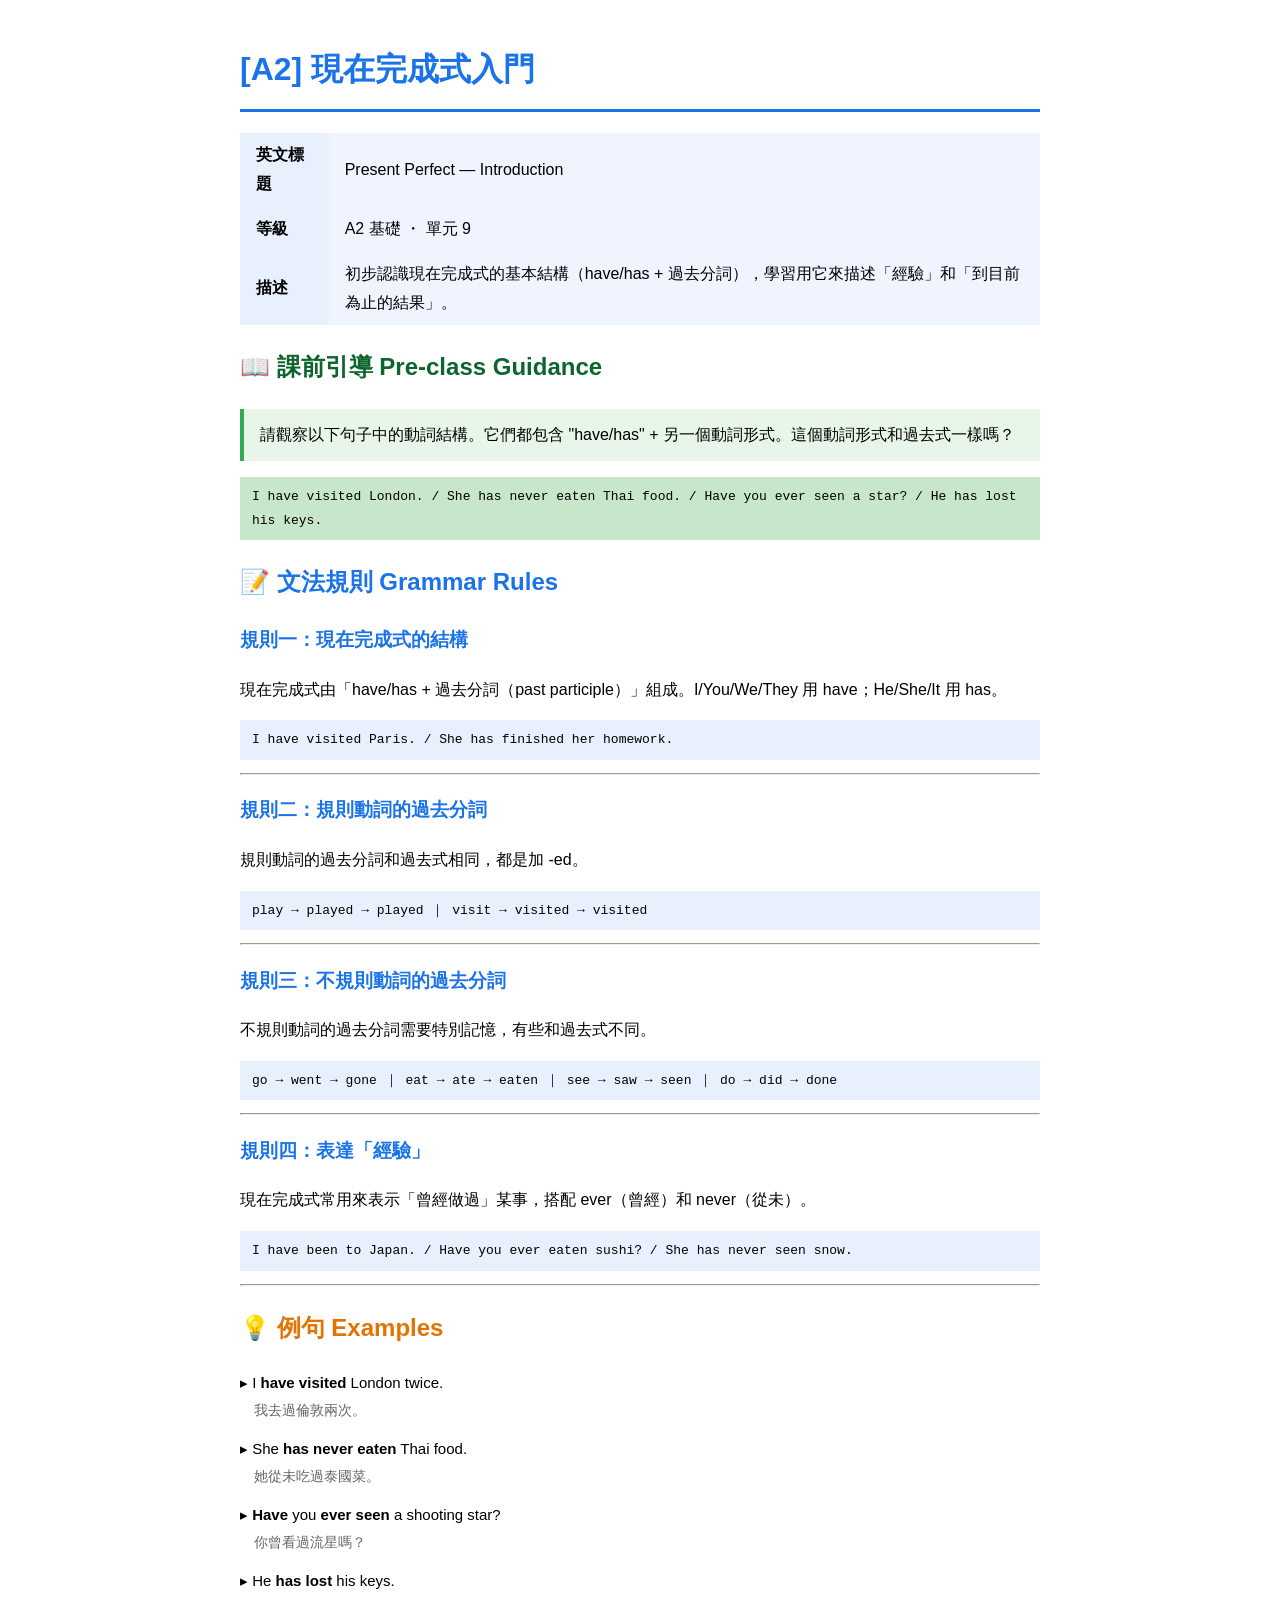
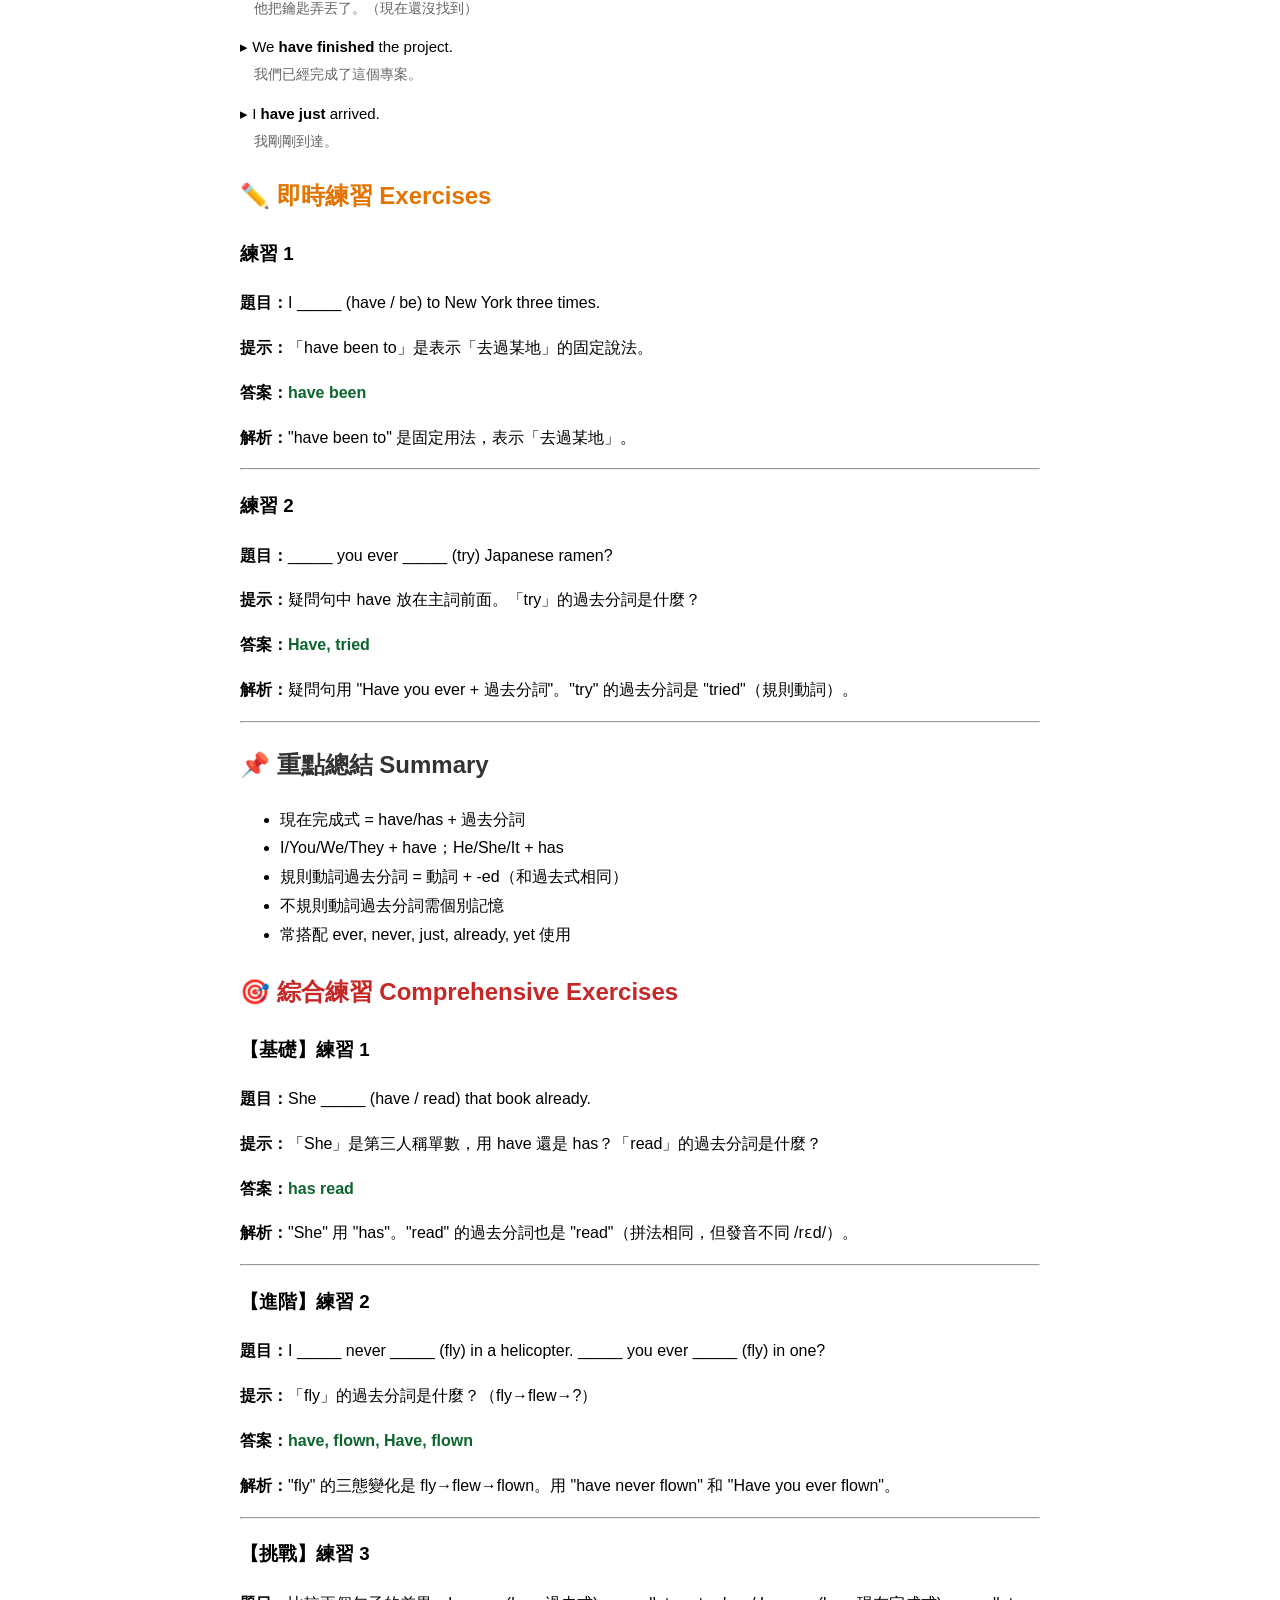
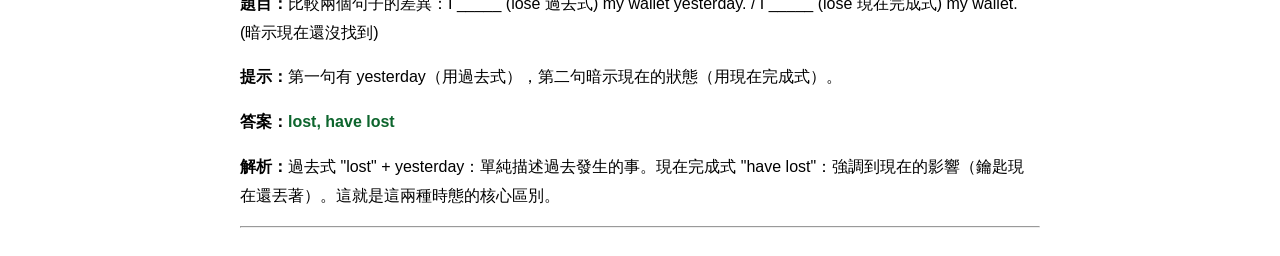
<file: a2-docs/A2-Unit09-現在完成式入門.html>
<!DOCTYPE html>
<html>
<head><meta charset="utf-8"><title>[A2] 現在完成式入門</title></head>
<body style="font-family: Arial, sans-serif; max-width: 800px; margin: 0 auto; padding: 20px; line-height: 1.8;">

<h1 style="color: #1a73e8; border-bottom: 3px solid #1a73e8; padding-bottom: 10px;">[A2] 現在完成式入門</h1>

<table style="width: 100%; border-collapse: collapse; margin-bottom: 20px;">
  <tr><td style="padding: 8px 16px; font-weight: bold; background: #e8f0fe;">英文標題</td><td style="padding: 8px 16px; background: #f0f4ff;">Present Perfect — Introduction</td></tr>
  <tr><td style="padding: 8px 16px; font-weight: bold; background: #e8f0fe;">等級</td><td style="padding: 8px 16px; background: #f0f4ff;">A2 基礎 ・ 單元 9</td></tr>
  <tr><td style="padding: 8px 16px; font-weight: bold; background: #e8f0fe;">描述</td><td style="padding: 8px 16px; background: #f0f4ff;">初步認識現在完成式的基本結構（have/has + 過去分詞），學習用它來描述「經驗」和「到目前為止的結果」。</td></tr>
</table>

<h2 style="color: #0d652d;">📖 課前引導 Pre-class Guidance</h2>
<p style="background: #e8f5e9; border-left: 4px solid #34a853; padding: 12px 16px;">請觀察以下句子中的動詞結構。它們都包含 "have/has" + 另一個動詞形式。這個動詞形式和過去式一樣嗎？</p>
<p style="background: #c8e6c9; padding: 8px 12px; font-family: monospace;">I have visited London. / She has never eaten Thai food. / Have you ever seen a star? / He has lost his keys.</p>
<h2 style="color: #1a73e8;">📝 文法規則 Grammar Rules</h2>
<h3 style="color: #1a73e8;">規則一：現在完成式的結構</h3>
<p>現在完成式由「have/has + 過去分詞（past participle）」組成。I/You/We/They 用 have；He/She/It 用 has。</p>
<p style="background: #e8f0fe; padding: 8px 12px; font-family: monospace;">I have visited Paris. / She has finished her homework.</p>
<hr>
<h3 style="color: #1a73e8;">規則二：規則動詞的過去分詞</h3>
<p>規則動詞的過去分詞和過去式相同，都是加 -ed。</p>
<p style="background: #e8f0fe; padding: 8px 12px; font-family: monospace;">play → played → played ｜ visit → visited → visited</p>
<hr>
<h3 style="color: #1a73e8;">規則三：不規則動詞的過去分詞</h3>
<p>不規則動詞的過去分詞需要特別記憶，有些和過去式不同。</p>
<p style="background: #e8f0fe; padding: 8px 12px; font-family: monospace;">go → went → gone ｜ eat → ate → eaten ｜ see → saw → seen ｜ do → did → done</p>
<hr>
<h3 style="color: #1a73e8;">規則四：表達「經驗」</h3>
<p>現在完成式常用來表示「曾經做過」某事，搭配 ever（曾經）和 never（從未）。</p>
<p style="background: #e8f0fe; padding: 8px 12px; font-family: monospace;">I have been to Japan. / Have you ever eaten sushi? / She has never seen snow.</p>
<hr>
<h2 style="color: #e37400;">💡 例句 Examples</h2>
<p style="margin: 2px 0; font-size: 15px;">▸ I <b>have visited</b> London twice.</p>
<p style="margin: 2px 0 12px 0; color: #666; font-size: 14px;">　我去過倫敦兩次。</p>
<p style="margin: 2px 0; font-size: 15px;">▸ She <b>has never eaten</b> Thai food.</p>
<p style="margin: 2px 0 12px 0; color: #666; font-size: 14px;">　她從未吃過泰國菜。</p>
<p style="margin: 2px 0; font-size: 15px;">▸ <b>Have</b> you <b>ever seen</b> a shooting star?</p>
<p style="margin: 2px 0 12px 0; color: #666; font-size: 14px;">　你曾看過流星嗎？</p>
<p style="margin: 2px 0; font-size: 15px;">▸ He <b>has lost</b> his keys.</p>
<p style="margin: 2px 0 12px 0; color: #666; font-size: 14px;">　他把鑰匙弄丟了。（現在還沒找到）</p>
<p style="margin: 2px 0; font-size: 15px;">▸ We <b>have finished</b> the project.</p>
<p style="margin: 2px 0 12px 0; color: #666; font-size: 14px;">　我們已經完成了這個專案。</p>
<p style="margin: 2px 0; font-size: 15px;">▸ I <b>have just</b> arrived.</p>
<p style="margin: 2px 0 12px 0; color: #666; font-size: 14px;">　我剛剛到達。</p>
<h2 style="color: #e37400;">✏️ 即時練習 Exercises</h2>
<h3>練習 1</h3>
<p><b>題目：</b>I _____ (have / be) to New York three times.</p>
<p><b>提示：</b>「have been to」是表示「去過某地」的固定說法。</p>
<p><b>答案：</b><span style="color: #0d652d; font-weight: bold;">have been</span></p>
<p><b>解析：</b>"have been to" 是固定用法，表示「去過某地」。</p>
<hr>
<h3>練習 2</h3>
<p><b>題目：</b>_____ you ever _____ (try) Japanese ramen?</p>
<p><b>提示：</b>疑問句中 have 放在主詞前面。「try」的過去分詞是什麼？</p>
<p><b>答案：</b><span style="color: #0d652d; font-weight: bold;">Have, tried</span></p>
<p><b>解析：</b>疑問句用 "Have you ever + 過去分詞"。"try" 的過去分詞是 "tried"（規則動詞）。</p>
<hr>
<h2 style="color: #333;">📌 重點總結 Summary</h2>
<ul>
<li>現在完成式 = have/has + 過去分詞</li>
<li>I/You/We/They + have；He/She/It + has</li>
<li>規則動詞過去分詞 = 動詞 + -ed（和過去式相同）</li>
<li>不規則動詞過去分詞需個別記憶</li>
<li>常搭配 ever, never, just, already, yet 使用</li>
</ul>
<h2 style="color: #c62828;">🎯 綜合練習 Comprehensive Exercises</h2>
<h3>【基礎】練習 1</h3>
<p><b>題目：</b>She _____ (have / read) that book already.</p>
<p><b>提示：</b>「She」是第三人稱單數，用 have 還是 has？「read」的過去分詞是什麼？</p>
<p><b>答案：</b><span style="color: #0d652d; font-weight: bold;">has read</span></p>
<p><b>解析：</b>"She" 用 "has"。"read" 的過去分詞也是 "read"（拼法相同，但發音不同 /rɛd/）。</p>
<hr>
<h3>【進階】練習 2</h3>
<p><b>題目：</b>I _____ never _____ (fly) in a helicopter. _____ you ever _____ (fly) in one?</p>
<p><b>提示：</b>「fly」的過去分詞是什麼？（fly→flew→?）</p>
<p><b>答案：</b><span style="color: #0d652d; font-weight: bold;">have, flown, Have, flown</span></p>
<p><b>解析：</b>"fly" 的三態變化是 fly→flew→flown。用 "have never flown" 和 "Have you ever flown"。</p>
<hr>
<h3>【挑戰】練習 3</h3>
<p><b>題目：</b>比較兩個句子的差異：I _____ (lose 過去式) my wallet yesterday. / I _____ (lose 現在完成式) my wallet. (暗示現在還沒找到)</p>
<p><b>提示：</b>第一句有 yesterday（用過去式），第二句暗示現在的狀態（用現在完成式）。</p>
<p><b>答案：</b><span style="color: #0d652d; font-weight: bold;">lost, have lost</span></p>
<p><b>解析：</b>過去式 "lost" + yesterday：單純描述過去發生的事。現在完成式 "have lost"：強調到現在的影響（鑰匙現在還丟著）。這就是這兩種時態的核心區別。</p>
<hr>
</body></html>
</file>
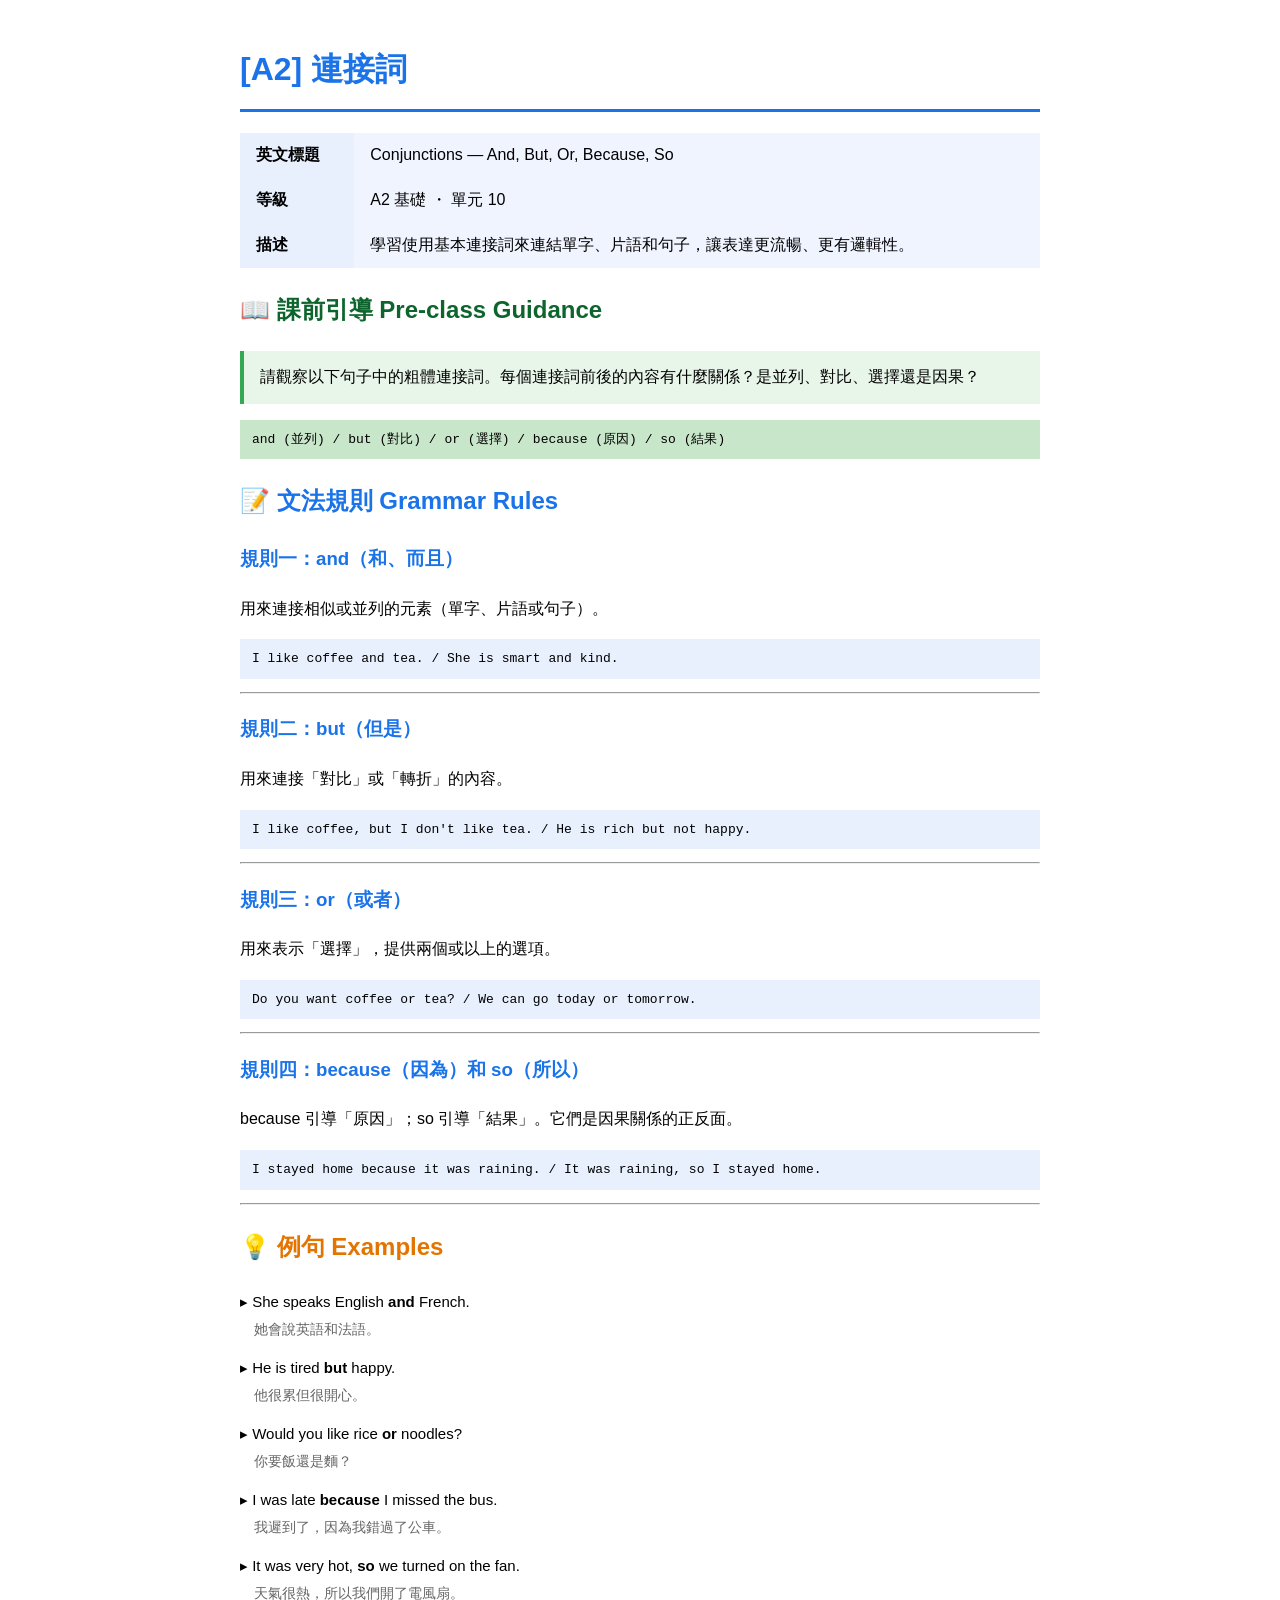
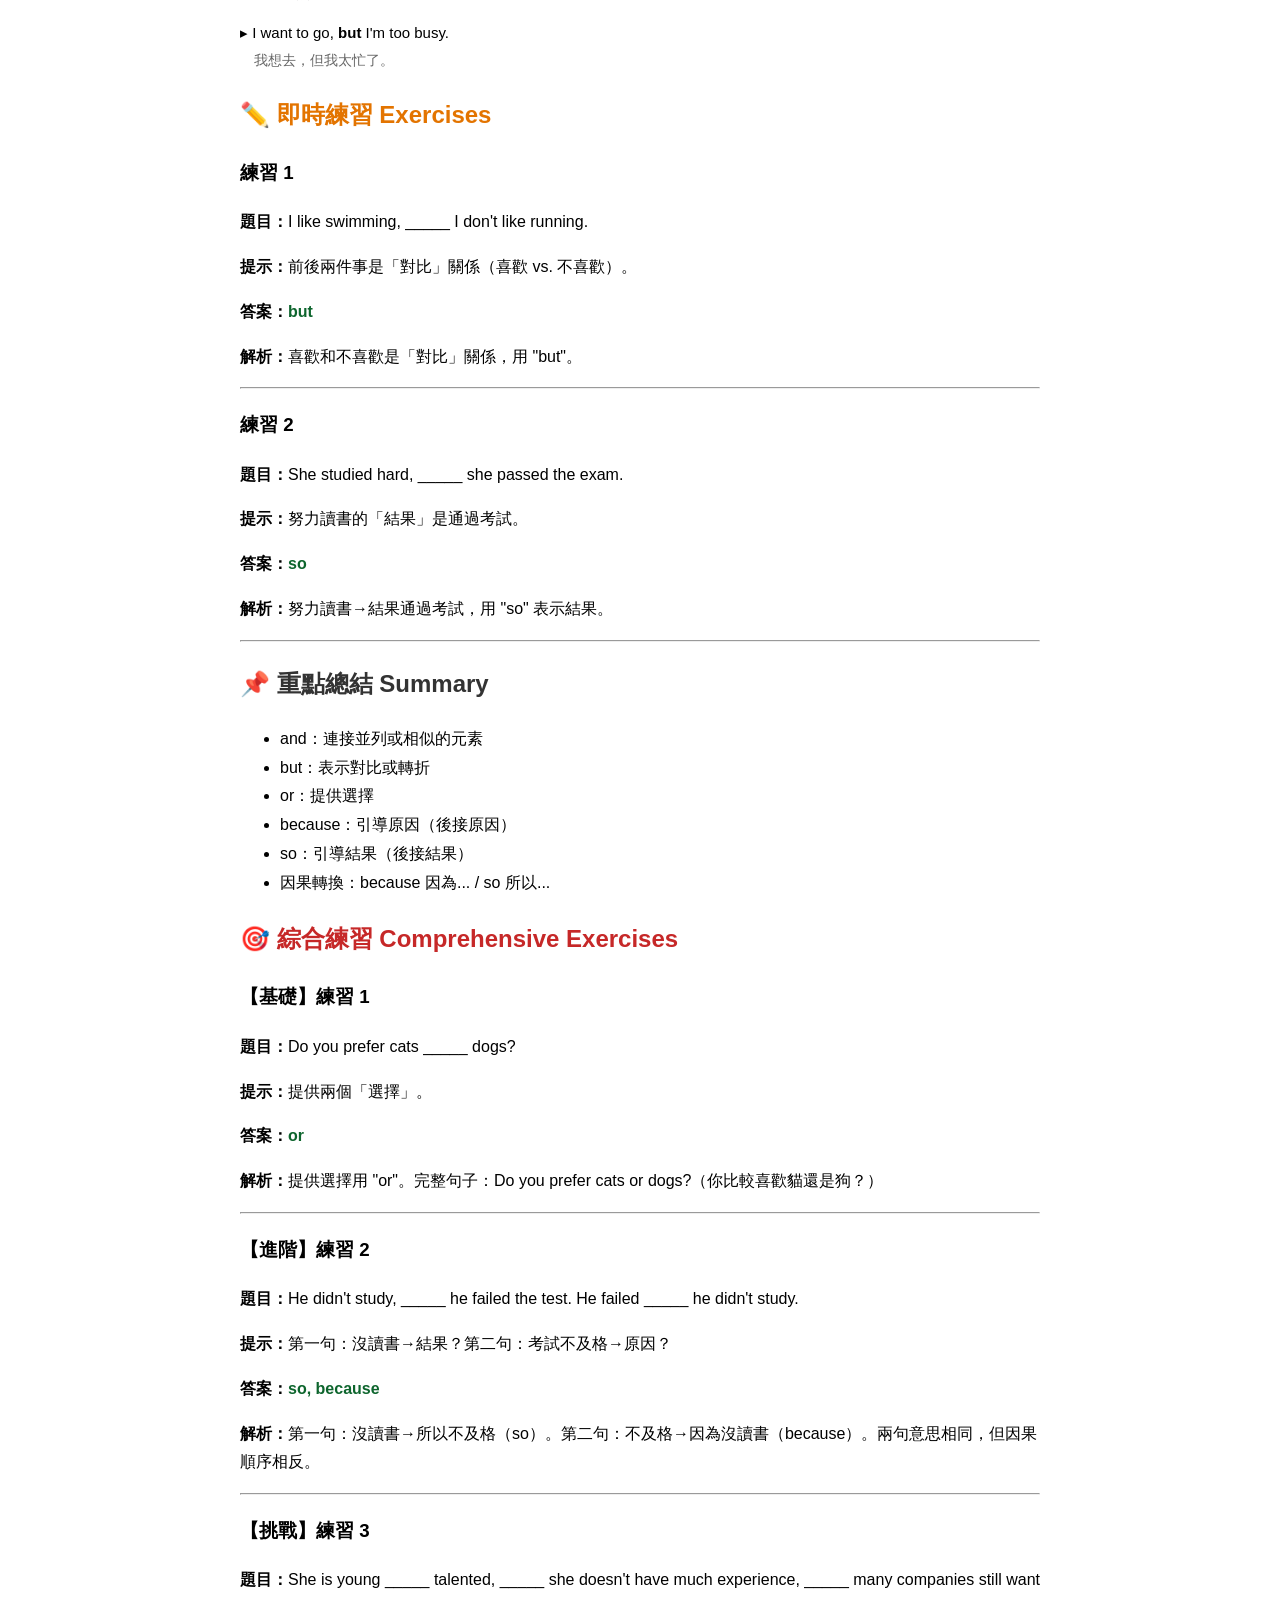
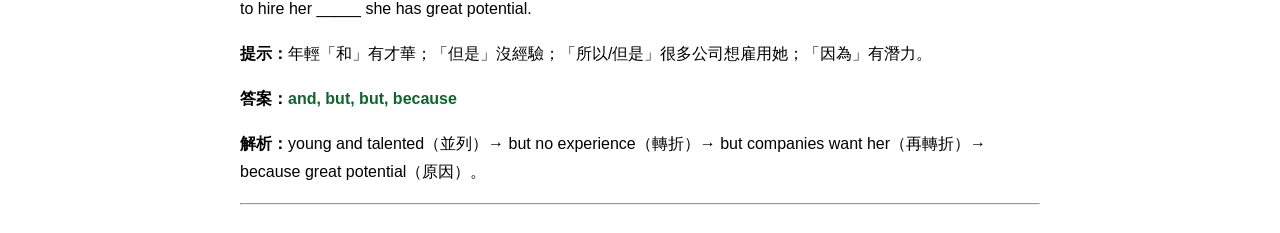
<file: a2-docs/A2-Unit10-連接詞.html>
<!DOCTYPE html>
<html>
<head><meta charset="utf-8"><title>[A2] 連接詞</title></head>
<body style="font-family: Arial, sans-serif; max-width: 800px; margin: 0 auto; padding: 20px; line-height: 1.8;">

<h1 style="color: #1a73e8; border-bottom: 3px solid #1a73e8; padding-bottom: 10px;">[A2] 連接詞</h1>

<table style="width: 100%; border-collapse: collapse; margin-bottom: 20px;">
  <tr><td style="padding: 8px 16px; font-weight: bold; background: #e8f0fe;">英文標題</td><td style="padding: 8px 16px; background: #f0f4ff;">Conjunctions — And, But, Or, Because, So</td></tr>
  <tr><td style="padding: 8px 16px; font-weight: bold; background: #e8f0fe;">等級</td><td style="padding: 8px 16px; background: #f0f4ff;">A2 基礎 ・ 單元 10</td></tr>
  <tr><td style="padding: 8px 16px; font-weight: bold; background: #e8f0fe;">描述</td><td style="padding: 8px 16px; background: #f0f4ff;">學習使用基本連接詞來連結單字、片語和句子，讓表達更流暢、更有邏輯性。</td></tr>
</table>

<h2 style="color: #0d652d;">📖 課前引導 Pre-class Guidance</h2>
<p style="background: #e8f5e9; border-left: 4px solid #34a853; padding: 12px 16px;">請觀察以下句子中的粗體連接詞。每個連接詞前後的內容有什麼關係？是並列、對比、選擇還是因果？</p>
<p style="background: #c8e6c9; padding: 8px 12px; font-family: monospace;">and (並列) / but (對比) / or (選擇) / because (原因) / so (結果)</p>
<h2 style="color: #1a73e8;">📝 文法規則 Grammar Rules</h2>
<h3 style="color: #1a73e8;">規則一：and（和、而且）</h3>
<p>用來連接相似或並列的元素（單字、片語或句子）。</p>
<p style="background: #e8f0fe; padding: 8px 12px; font-family: monospace;">I like coffee and tea. / She is smart and kind.</p>
<hr>
<h3 style="color: #1a73e8;">規則二：but（但是）</h3>
<p>用來連接「對比」或「轉折」的內容。</p>
<p style="background: #e8f0fe; padding: 8px 12px; font-family: monospace;">I like coffee, but I don't like tea. / He is rich but not happy.</p>
<hr>
<h3 style="color: #1a73e8;">規則三：or（或者）</h3>
<p>用來表示「選擇」，提供兩個或以上的選項。</p>
<p style="background: #e8f0fe; padding: 8px 12px; font-family: monospace;">Do you want coffee or tea? / We can go today or tomorrow.</p>
<hr>
<h3 style="color: #1a73e8;">規則四：because（因為）和 so（所以）</h3>
<p>because 引導「原因」；so 引導「結果」。它們是因果關係的正反面。</p>
<p style="background: #e8f0fe; padding: 8px 12px; font-family: monospace;">I stayed home because it was raining. / It was raining, so I stayed home.</p>
<hr>
<h2 style="color: #e37400;">💡 例句 Examples</h2>
<p style="margin: 2px 0; font-size: 15px;">▸ She speaks English <b>and</b> French.</p>
<p style="margin: 2px 0 12px 0; color: #666; font-size: 14px;">　她會說英語和法語。</p>
<p style="margin: 2px 0; font-size: 15px;">▸ He is tired <b>but</b> happy.</p>
<p style="margin: 2px 0 12px 0; color: #666; font-size: 14px;">　他很累但很開心。</p>
<p style="margin: 2px 0; font-size: 15px;">▸ Would you like rice <b>or</b> noodles?</p>
<p style="margin: 2px 0 12px 0; color: #666; font-size: 14px;">　你要飯還是麵？</p>
<p style="margin: 2px 0; font-size: 15px;">▸ I was late <b>because</b> I missed the bus.</p>
<p style="margin: 2px 0 12px 0; color: #666; font-size: 14px;">　我遲到了，因為我錯過了公車。</p>
<p style="margin: 2px 0; font-size: 15px;">▸ It was very hot, <b>so</b> we turned on the fan.</p>
<p style="margin: 2px 0 12px 0; color: #666; font-size: 14px;">　天氣很熱，所以我們開了電風扇。</p>
<p style="margin: 2px 0; font-size: 15px;">▸ I want to go, <b>but</b> I'm too busy.</p>
<p style="margin: 2px 0 12px 0; color: #666; font-size: 14px;">　我想去，但我太忙了。</p>
<h2 style="color: #e37400;">✏️ 即時練習 Exercises</h2>
<h3>練習 1</h3>
<p><b>題目：</b>I like swimming, _____ I don't like running.</p>
<p><b>提示：</b>前後兩件事是「對比」關係（喜歡 vs. 不喜歡）。</p>
<p><b>答案：</b><span style="color: #0d652d; font-weight: bold;">but</span></p>
<p><b>解析：</b>喜歡和不喜歡是「對比」關係，用 "but"。</p>
<hr>
<h3>練習 2</h3>
<p><b>題目：</b>She studied hard, _____ she passed the exam.</p>
<p><b>提示：</b>努力讀書的「結果」是通過考試。</p>
<p><b>答案：</b><span style="color: #0d652d; font-weight: bold;">so</span></p>
<p><b>解析：</b>努力讀書→結果通過考試，用 "so" 表示結果。</p>
<hr>
<h2 style="color: #333;">📌 重點總結 Summary</h2>
<ul>
<li>and：連接並列或相似的元素</li>
<li>but：表示對比或轉折</li>
<li>or：提供選擇</li>
<li>because：引導原因（後接原因）</li>
<li>so：引導結果（後接結果）</li>
<li>因果轉換：because 因為... / so 所以...</li>
</ul>
<h2 style="color: #c62828;">🎯 綜合練習 Comprehensive Exercises</h2>
<h3>【基礎】練習 1</h3>
<p><b>題目：</b>Do you prefer cats _____ dogs?</p>
<p><b>提示：</b>提供兩個「選擇」。</p>
<p><b>答案：</b><span style="color: #0d652d; font-weight: bold;">or</span></p>
<p><b>解析：</b>提供選擇用 "or"。完整句子：Do you prefer cats or dogs?（你比較喜歡貓還是狗？）</p>
<hr>
<h3>【進階】練習 2</h3>
<p><b>題目：</b>He didn't study, _____ he failed the test. He failed _____ he didn't study.</p>
<p><b>提示：</b>第一句：沒讀書→結果？第二句：考試不及格→原因？</p>
<p><b>答案：</b><span style="color: #0d652d; font-weight: bold;">so, because</span></p>
<p><b>解析：</b>第一句：沒讀書→所以不及格（so）。第二句：不及格→因為沒讀書（because）。兩句意思相同，但因果順序相反。</p>
<hr>
<h3>【挑戰】練習 3</h3>
<p><b>題目：</b>She is young _____ talented, _____ she doesn't have much experience, _____ many companies still want to hire her _____ she has great potential.</p>
<p><b>提示：</b>年輕「和」有才華；「但是」沒經驗；「所以/但是」很多公司想雇用她；「因為」有潛力。</p>
<p><b>答案：</b><span style="color: #0d652d; font-weight: bold;">and, but, but, because</span></p>
<p><b>解析：</b>young and talented（並列）→ but no experience（轉折）→ but companies want her（再轉折）→ because great potential（原因）。</p>
<hr>
</body></html>
</file>
<file: grammar-style.css>
/* =============================================
   GrammarLab — Design System & Styles
   ============================================= */

/* --- CSS Custom Properties (Design Tokens) --- */
:root {
  /* Typography */
  --font-en: 'Inter', -apple-system, BlinkMacSystemFont, sans-serif;
  --font-zh: 'Noto Sans TC', 'PingFang TC', 'Microsoft JhengHei', sans-serif;
  --fs-xs: 0.75rem;
  --fs-sm: 0.875rem;
  --fs-base: 1rem;
  --fs-lg: 1.125rem;
  --fs-xl: 1.25rem;
  --fs-2xl: 1.5rem;
  --fs-3xl: 1.875rem;
  --fs-4xl: 2.25rem;
  --fs-5xl: 3rem;

  /* Spacing */
  --sp-1: 0.25rem;
  --sp-2: 0.5rem;
  --sp-3: 0.75rem;
  --sp-4: 1rem;
  --sp-5: 1.25rem;
  --sp-6: 1.5rem;
  --sp-8: 2rem;
  --sp-10: 2.5rem;
  --sp-12: 3rem;
  --sp-16: 4rem;
  --sp-20: 5rem;

  /* Border Radius */
  --radius-sm: 0.375rem;
  --radius-md: 0.5rem;
  --radius-lg: 0.75rem;
  --radius-xl: 1rem;
  --radius-2xl: 1.5rem;
  --radius-full: 9999px;

  /* Base Colors */
  --bg-primary: #0a0e1a;
  --bg-secondary: #111827;
  --bg-card: rgba(17, 24, 39, 0.7);
  --bg-glass: rgba(255, 255, 255, 0.03);
  --bg-glass-hover: rgba(255, 255, 255, 0.06);
  --border-glass: rgba(255, 255, 255, 0.08);
  --border-glass-hover: rgba(255, 255, 255, 0.15);
  --text-primary: #f1f5f9;
  --text-secondary: #94a3b8;
  --text-muted: #64748b;
  --text-accent: #e2e8f0;

  /* Level Colors (HSL) */
  --a1-h: 160; --a1-s: 84%; --a1-l: 39%;
  --a2-h: 199; --a2-s: 89%; --a2-l: 48%;
  --b1-h: 263; --b1-s: 70%; --b1-l: 50%;
  --b2-h: 38;  --b2-s: 92%; --b2-l: 50%;
  --c1-h: 350; --c1-s: 89%; --c1-l: 60%;
  --c2-h: 234; --c2-s: 89%; --c2-l: 74%;

  /* Feedback Colors */
  --success: #22c55e;
  --success-bg: rgba(34, 197, 94, 0.1);
  --error: #ef4444;
  --error-bg: rgba(239, 68, 68, 0.1);
  --warning: #f59e0b;
  --warning-bg: rgba(245, 158, 11, 0.1);
  --info: #3b82f6;
  --info-bg: rgba(59, 130, 246, 0.1);

  /* Shadows */
  --shadow-sm: 0 1px 2px rgba(0,0,0,0.3);
  --shadow-md: 0 4px 6px -1px rgba(0,0,0,0.4), 0 2px 4px -2px rgba(0,0,0,0.3);
  --shadow-lg: 0 10px 15px -3px rgba(0,0,0,0.5), 0 4px 6px -4px rgba(0,0,0,0.4);
  --shadow-xl: 0 20px 25px -5px rgba(0,0,0,0.6), 0 8px 10px -6px rgba(0,0,0,0.5);
  --shadow-glow: 0 0 30px rgba(255,255,255,0.05);

  /* Transitions */
  --ease-out: cubic-bezier(0.16, 1, 0.3, 1);
  --ease-spring: cubic-bezier(0.34, 1.56, 0.64, 1);
  --duration-fast: 150ms;
  --duration-normal: 250ms;
  --duration-slow: 400ms;
}

/* --- Reset & Base --- */
*, *::before, *::after {
  box-sizing: border-box;
  margin: 0;
  padding: 0;
}

html {
  font-size: 16px;
  scroll-behavior: smooth;
  -webkit-font-smoothing: antialiased;
  -moz-osx-font-smoothing: grayscale;
}

body {
  font-family: var(--font-zh);
  background: var(--bg-primary);
  color: var(--text-primary);
  min-height: 100vh;
  line-height: 1.6;
  overflow-x: hidden;
}

/* Background gradient decoration */
body::before {
  content: '';
  position: fixed;
  top: -50%;
  left: -50%;
  width: 200%;
  height: 200%;
  background: radial-gradient(ellipse at 20% 50%, rgba(120, 119, 198, 0.05) 0%, transparent 50%),
              radial-gradient(ellipse at 80% 20%, rgba(255, 119, 198, 0.03) 0%, transparent 50%),
              radial-gradient(ellipse at 50% 80%, rgba(120, 219, 255, 0.04) 0%, transparent 50%);
  pointer-events: none;
  z-index: 0;
}

a { color: inherit; text-decoration: none; }

button {
  font-family: inherit;
  border: none;
  background: none;
  cursor: pointer;
  color: inherit;
}

kbd {
  display: inline-block;
  padding: 0.15em 0.4em;
  font-size: var(--fs-xs);
  font-family: var(--font-en);
  background: rgba(255,255,255,0.1);
  border: 1px solid rgba(255,255,255,0.2);
  border-radius: var(--radius-sm);
  box-shadow: 0 1px 0 rgba(255,255,255,0.1);
}

/* --- Navigation Bar --- */
.nav-bar {
  position: fixed;
  top: 0;
  left: 0;
  right: 0;
  z-index: 100;
  background: rgba(10, 14, 26, 0.85);
  backdrop-filter: blur(20px) saturate(1.5);
  -webkit-backdrop-filter: blur(20px) saturate(1.5);
  border-bottom: 1px solid var(--border-glass);
  transition: transform var(--duration-normal) var(--ease-out);
}

.nav-inner {
  max-width: 1200px;
  margin: 0 auto;
  padding: var(--sp-3) var(--sp-4);
  display: flex;
  align-items: center;
  gap: var(--sp-3);
}

.nav-logo {
  display: flex;
  align-items: center;
  gap: var(--sp-2);
  flex-shrink: 0;
  transition: opacity var(--duration-fast);
}

.nav-logo:hover { opacity: 0.8; }

.nav-logo-icon { font-size: var(--fs-xl); }

.nav-logo-text {
  font-family: var(--font-en);
  font-weight: 800;
  font-size: var(--fs-lg);
  letter-spacing: -0.02em;
  background: linear-gradient(135deg, #a78bfa, #60a5fa);
  -webkit-background-clip: text;
  -webkit-text-fill-color: transparent;
  background-clip: text;
}

.nav-breadcrumb {
  display: flex;
  align-items: center;
  gap: var(--sp-2);
  font-size: var(--fs-sm);
  color: var(--text-secondary);
  flex: 1;
  min-width: 0;
  overflow: hidden;
}

.nav-breadcrumb a {
  white-space: nowrap;
  transition: color var(--duration-fast);
}

.nav-breadcrumb a:hover { color: var(--text-primary); }

.nav-breadcrumb .separator {
  color: var(--text-muted);
  flex-shrink: 0;
}

.nav-breadcrumb .current {
  color: var(--text-primary);
  font-weight: 500;
  overflow: hidden;
  text-overflow: ellipsis;
  white-space: nowrap;
}

.nav-export-btn {
  display: flex;
  align-items: center;
  gap: var(--sp-2);
  padding: var(--sp-2) var(--sp-3);
  font-size: var(--fs-sm);
  font-weight: 500;
  border-radius: var(--radius-md);
  background: rgba(255,255,255,0.06);
  border: 1px solid var(--border-glass);
  color: var(--text-secondary);
  transition: all var(--duration-normal) var(--ease-out);
  flex-shrink: 0;
}

.nav-export-btn:hover {
  background: rgba(255,255,255,0.1);
  color: var(--text-primary);
  border-color: var(--border-glass-hover);
}

/* --- Main App Root --- */
.app-root {
  position: relative;
  z-index: 1;
  min-height: 100vh;
  padding-top: 56px; /* nav height */
}

/* --- Skeleton Loading --- */
.loading-skeleton {
  max-width: 1200px;
  margin: 0 auto;
  padding: var(--sp-8) var(--sp-4);
  animation: skeleton-fade 1.5s ease-in-out infinite alternate;
}

@keyframes skeleton-fade {
  from { opacity: 0.4; }
  to { opacity: 0.8; }
}

.skeleton-hero { margin-bottom: var(--sp-12); padding-top: var(--sp-16); }
.skeleton-line {
  background: rgba(255,255,255,0.05);
  border-radius: var(--radius-md);
  margin-bottom: var(--sp-4);
}
.skeleton-line--title { width: 60%; height: 3rem; }
.skeleton-line--subtitle { width: 40%; height: 1.5rem; }

.skeleton-grid {
  display: grid;
  grid-template-columns: repeat(auto-fill, minmax(280px, 1fr));
  gap: var(--sp-6);
}

.skeleton-card {
  height: 200px;
  background: rgba(255,255,255,0.03);
  border-radius: var(--radius-xl);
  border: 1px solid rgba(255,255,255,0.05);
}

/* --- Hero Section --- */
.hero {
  text-align: center;
  padding: var(--sp-16) var(--sp-4) var(--sp-12);
  max-width: 800px;
  margin: 0 auto;
  animation: fade-up 0.8s var(--ease-out);
}

@keyframes fade-up {
  from { opacity: 0; transform: translateY(20px); }
  to { opacity: 1; transform: translateY(0); }
}

.hero-badge {
  display: inline-flex;
  align-items: center;
  gap: var(--sp-2);
  padding: var(--sp-1) var(--sp-4);
  background: var(--bg-glass);
  border: 1px solid var(--border-glass);
  border-radius: var(--radius-full);
  font-size: var(--fs-xs);
  color: var(--text-secondary);
  margin-bottom: var(--sp-6);
  letter-spacing: 0.05em;
  text-transform: uppercase;
  font-family: var(--font-en);
  font-weight: 500;
}

.hero h1 {
  font-size: var(--fs-4xl);
  font-weight: 900;
  line-height: 1.2;
  margin-bottom: var(--sp-4);
  letter-spacing: -0.02em;
}

.hero h1 .gradient-text {
  background: linear-gradient(135deg, #a78bfa 0%, #60a5fa 50%, #34d399 100%);
  -webkit-background-clip: text;
  -webkit-text-fill-color: transparent;
  background-clip: text;
}

.hero p {
  font-size: var(--fs-lg);
  color: var(--text-secondary);
  max-width: 600px;
  margin: 0 auto;
  line-height: 1.8;
}

/* --- Level Cards Grid --- */
.level-grid {
  display: grid;
  grid-template-columns: repeat(auto-fill, minmax(300px, 1fr));
  gap: var(--sp-6);
  max-width: 1200px;
  margin: 0 auto;
  padding: 0 var(--sp-4) var(--sp-16);
}

.level-card {
  position: relative;
  padding: var(--sp-8) var(--sp-6);
  border-radius: var(--radius-xl);
  background: var(--bg-glass);
  border: 1px solid var(--border-glass);
  cursor: pointer;
  transition: all var(--duration-normal) var(--ease-out);
  overflow: hidden;
  animation: fade-up 0.6s var(--ease-out) backwards;
}

.level-card::before {
  content: '';
  position: absolute;
  inset: 0;
  border-radius: inherit;
  opacity: 0;
  transition: opacity var(--duration-normal);
}

.level-card:hover {
  transform: translateY(-4px);
  border-color: var(--border-glass-hover);
  box-shadow: var(--shadow-lg);
}

.level-card:hover::before { opacity: 1; }

.level-card:active { transform: translateY(-2px) scale(0.99); }

/* Level-specific gradient overlays */
.level-card[data-level="a1"]::before { background: radial-gradient(ellipse at bottom right, hsla(var(--a1-h), var(--a1-s), var(--a1-l), 0.08), transparent 70%); }
.level-card[data-level="a2"]::before { background: radial-gradient(ellipse at bottom right, hsla(var(--a2-h), var(--a2-s), var(--a2-l), 0.08), transparent 70%); }
.level-card[data-level="b1"]::before { background: radial-gradient(ellipse at bottom right, hsla(var(--b1-h), var(--b1-s), var(--b1-l), 0.08), transparent 70%); }
.level-card[data-level="b2"]::before { background: radial-gradient(ellipse at bottom right, hsla(var(--b2-h), var(--b2-s), var(--b2-l), 0.08), transparent 70%); }
.level-card[data-level="c1"]::before { background: radial-gradient(ellipse at bottom right, hsla(var(--c1-h), var(--c1-s), var(--c1-l), 0.08), transparent 70%); }
.level-card[data-level="c2"]::before { background: radial-gradient(ellipse at bottom right, hsla(var(--c2-h), var(--c2-s), var(--c2-l), 0.08), transparent 70%); }

.level-card__tag {
  display: inline-block;
  font-family: var(--font-en);
  font-weight: 800;
  font-size: var(--fs-sm);
  letter-spacing: 0.05em;
  padding: var(--sp-1) var(--sp-3);
  border-radius: var(--radius-full);
  margin-bottom: var(--sp-4);
}

.level-card[data-level="a1"] .level-card__tag { background: hsla(var(--a1-h), var(--a1-s), var(--a1-l), 0.15); color: hsl(var(--a1-h), var(--a1-s), 65%); }
.level-card[data-level="a2"] .level-card__tag { background: hsla(var(--a2-h), var(--a2-s), var(--a2-l), 0.15); color: hsl(var(--a2-h), var(--a2-s), 65%); }
.level-card[data-level="b1"] .level-card__tag { background: hsla(var(--b1-h), var(--b1-s), var(--b1-l), 0.15); color: hsl(var(--b1-h), var(--b1-s), 72%); }
.level-card[data-level="b2"] .level-card__tag { background: hsla(var(--b2-h), var(--b2-s), var(--b2-l), 0.15); color: hsl(var(--b2-h), var(--b2-s), 65%); }
.level-card[data-level="c1"] .level-card__tag { background: hsla(var(--c1-h), var(--c1-s), var(--c1-l), 0.15); color: hsl(var(--c1-h), var(--c1-s), 72%); }
.level-card[data-level="c2"] .level-card__tag { background: hsla(var(--c2-h), var(--c2-s), var(--c2-l), 0.15); color: hsl(var(--c2-h), var(--c2-s), 78%); }

.level-card__title {
  font-size: var(--fs-2xl);
  font-weight: 700;
  margin-bottom: var(--sp-2);
}

.level-card__subtitle {
  font-family: var(--font-en);
  font-size: var(--fs-sm);
  color: var(--text-secondary);
  margin-bottom: var(--sp-4);
  font-weight: 500;
}

.level-card__desc {
  color: var(--text-secondary);
  font-size: var(--fs-sm);
  line-height: 1.7;
}

.level-card__units-count {
  display: inline-flex;
  align-items: center;
  gap: var(--sp-1);
  padding: var(--sp-1) var(--sp-3);
  background: rgba(255,255,255,0.04);
  border: 1px solid transparent;
  border-radius: var(--radius-full);
  font-size: var(--fs-xs);
  line-height: 1.4;
  color: var(--text-muted);
  font-family: var(--font-en);
}

.level-card__coming-soon {
  position: absolute;
  top: var(--sp-4);
  right: var(--sp-4);
  padding: var(--sp-1) var(--sp-3);
  background: rgba(255,255,255,0.06);
  border-radius: var(--radius-full);
  font-size: var(--fs-xs);
  color: var(--text-muted);
  font-family: var(--font-en);
  font-weight: 500;
}

/* --- Level Page Header --- */
.level-header {
  max-width: 1200px;
  margin: 0 auto;
  padding: var(--sp-12) var(--sp-4) var(--sp-8);
  animation: fade-up 0.6s var(--ease-out);
}

.level-header__tag {
  display: inline-block;
  font-family: var(--font-en);
  font-weight: 800;
  font-size: var(--fs-base);
  letter-spacing: 0.05em;
  padding: var(--sp-2) var(--sp-4);
  border-radius: var(--radius-full);
  margin-bottom: var(--sp-4);
}

.level-header h1 {
  font-size: var(--fs-3xl);
  font-weight: 800;
  margin-bottom: var(--sp-3);
}

.level-header p {
  font-size: var(--fs-base);
  color: var(--text-secondary);
  max-width: 600px;
  line-height: 1.8;
}

/* --- Unit Cards on Level Page --- */
.unit-list {
  max-width: 1200px;
  margin: 0 auto;
  padding: 0 var(--sp-4) var(--sp-16);
  display: flex;
  flex-direction: column;
  gap: var(--sp-4);
}

.unit-card {
  display: flex;
  align-items: center;
  gap: var(--sp-5);
  padding: var(--sp-6);
  border-radius: var(--radius-xl);
  background: var(--bg-glass);
  border: 1px solid var(--border-glass);
  cursor: pointer;
  transition: all var(--duration-normal) var(--ease-out);
  animation: fade-up 0.5s var(--ease-out) backwards;
}

.unit-card:hover {
  transform: translateX(4px);
  background: var(--bg-glass-hover);
  border-color: var(--border-glass-hover);
}

.unit-card:active { transform: translateX(2px) scale(0.995); }

.unit-card__number {
  flex-shrink: 0;
  width: 48px;
  height: 48px;
  display: flex;
  align-items: center;
  justify-content: center;
  border-radius: var(--radius-lg);
  font-family: var(--font-en);
  font-weight: 800;
  font-size: var(--fs-lg);
}

.unit-card__body { flex: 1; min-width: 0; }

.unit-card__title {
  font-size: var(--fs-lg);
  font-weight: 600;
  margin-bottom: var(--sp-1);
}

.unit-card__desc {
  font-size: var(--fs-sm);
  color: var(--text-secondary);
  line-height: 1.6;
}

.unit-card__arrow {
  flex-shrink: 0;
  color: var(--text-muted);
  transition: transform var(--duration-normal) var(--ease-out);
}

.unit-card:hover .unit-card__arrow { transform: translateX(4px); }

/* Unit card — learned state */
.unit-card--learned {
  background: rgba(34, 197, 94, 0.06);
  border-color: rgba(34, 197, 94, 0.15);
}

.unit-card--learned:hover {
  background: rgba(34, 197, 94, 0.1);
  border-color: rgba(34, 197, 94, 0.25);
}

.unit-card--learned .unit-card__number {
  background: rgba(34, 197, 94, 0.15) !important;
  color: var(--success) !important;
  font-size: var(--fs-xl);
}

.unit-card__learned-badge {
  flex-shrink: 0;
  padding: var(--sp-1) var(--sp-3);
  background: var(--success-bg);
  color: var(--success);
  font-size: var(--fs-xs);
  font-weight: 600;
  border-radius: var(--radius-full);
  border: 1px solid rgba(34, 197, 94, 0.2);
}

/* Level card footer & progress */
.level-card__footer {
  display: flex;
  align-items: center;
  gap: var(--sp-3);
  margin-top: var(--sp-4);
  flex-wrap: wrap;
}

.level-card__progress {
  display: inline-flex;
  align-items: center;
  gap: var(--sp-1);
  padding: var(--sp-1) var(--sp-3);
  background: var(--success-bg);
  border: 1px solid rgba(34, 197, 94, 0.15);
  border-radius: var(--radius-full);
  font-size: var(--fs-xs);
  line-height: 1.4;
  color: var(--success);
  font-weight: 600;
}

/* --- Toggle Learned Button on Unit Detail --- */
.unit-detail__header-top {
  display: flex;
  align-items: center;
  justify-content: space-between;
  flex-wrap: wrap;
  gap: var(--sp-2);
  margin-bottom: var(--sp-2);
}

.btn-learned-toggle {
  display: inline-flex;
  align-items: center;
  gap: var(--sp-2);
  padding: var(--sp-2) var(--sp-4);
  border-radius: var(--radius-full);
  background: rgba(255, 255, 255, 0.04);
  border: 1px solid var(--border-glass);
  font-size: var(--fs-sm);
  font-weight: 500;
  color: var(--text-secondary);
  cursor: pointer;
  transition: all var(--duration-normal) var(--ease-out);
}

.btn-learned-toggle:hover {
  background: rgba(255, 255, 255, 0.08);
  border-color: var(--border-glass-hover);
  color: var(--text-primary);
  transform: scale(1.02);
}

.btn-learned-toggle:active {
  transform: scale(0.97);
}

.btn-learned-toggle--active {
  background: var(--success-bg);
  border-color: rgba(34, 197, 94, 0.3);
  color: var(--success);
}

.btn-learned-toggle--active:hover {
  background: rgba(34, 197, 94, 0.15);
  border-color: rgba(34, 197, 94, 0.4);
  color: var(--success);
}

.btn-learned-toggle__icon {
  font-size: var(--fs-base);
  line-height: 1;
}

.btn-learned-toggle__text {
  font-family: var(--font-zh);
}

/* --- Unit Detail Page --- */
.unit-detail {
  max-width: 800px;
  margin: 0 auto;
  padding: var(--sp-8) var(--sp-4) var(--sp-16);
}

.unit-detail__header {
  margin-bottom: var(--sp-10);
  animation: fade-up 0.6s var(--ease-out);
}

.unit-detail__header h1 {
  font-size: var(--fs-2xl);
  font-weight: 800;
  margin-bottom: var(--sp-3);
  line-height: 1.3;
}

.unit-detail__header p {
  font-size: var(--fs-base);
  color: var(--text-secondary);
  line-height: 1.8;
}

/* Section cards */
.section-card {
  margin-bottom: var(--sp-8);
  border-radius: var(--radius-xl);
  background: var(--bg-glass);
  border: 1px solid var(--border-glass);
  overflow: hidden;
  animation: fade-up 0.6s var(--ease-out) backwards;
}

.section-card__header {
  display: flex;
  align-items: center;
  gap: var(--sp-3);
  padding: var(--sp-5) var(--sp-6);
  border-bottom: 1px solid var(--border-glass);
}

.section-card__icon {
  width: 36px;
  height: 36px;
  display: flex;
  align-items: center;
  justify-content: center;
  border-radius: var(--radius-md);
  font-size: var(--fs-lg);
  flex-shrink: 0;
}

.section-card__title {
  font-size: var(--fs-base);
  font-weight: 600;
}

.section-card__body {
  padding: var(--sp-6);
}

/* Rules list */
.rules-list {
  list-style: none;
  display: flex;
  flex-direction: column;
  gap: var(--sp-4);
}

.rule-item {
  padding: var(--sp-4);
  border-radius: var(--radius-lg);
  background: rgba(255,255,255,0.02);
  border-left: 3px solid;
  line-height: 1.7;
}

.rule-item__title {
  font-weight: 600;
  margin-bottom: var(--sp-1);
}

.rule-item__desc {
  font-size: var(--fs-sm);
  color: var(--text-secondary);
}

.rule-item__pattern {
  display: inline-block;
  margin-top: var(--sp-2);
  padding: var(--sp-1) var(--sp-3);
  background: rgba(255,255,255,0.05);
  border-radius: var(--radius-sm);
  font-family: var(--font-en);
  font-size: var(--fs-sm);
  color: var(--text-accent);
  font-weight: 500;
}

/* Examples */
.examples-list {
  display: flex;
  flex-direction: column;
  gap: var(--sp-3);
}

.example-item {
  padding: var(--sp-4);
  border-radius: var(--radius-lg);
  background: rgba(255,255,255,0.02);
  transition: background var(--duration-fast);
}

.example-item:hover { background: rgba(255,255,255,0.04); }

.example-item__en {
  font-family: var(--font-en);
  font-size: var(--fs-base);
  font-weight: 500;
  color: var(--text-primary);
  margin-bottom: var(--sp-1);
}

.example-item__en .highlight {
  font-weight: 700;
  text-decoration: underline;
  text-decoration-style: wavy;
  text-underline-offset: 3px;
}

.example-item__zh {
  font-size: var(--fs-sm);
  color: var(--text-secondary);
}

/* Pre-class guidance */
.guidance-box {
  padding: var(--sp-5);
  border-radius: var(--radius-lg);
  background: var(--info-bg);
  border: 1px solid rgba(59, 130, 246, 0.2);
  line-height: 1.8;
}

.guidance-box__label {
  display: inline-flex;
  align-items: center;
  gap: var(--sp-2);
  font-size: var(--fs-sm);
  font-weight: 600;
  color: var(--info);
  margin-bottom: var(--sp-3);
}

.guidance-box__text {
  color: var(--text-secondary);
  font-size: var(--fs-sm);
}

.guidance-box__examples {
  margin-top: var(--sp-3);
  padding: var(--sp-3);
  background: rgba(0,0,0,0.2);
  border-radius: var(--radius-md);
  font-family: var(--font-en);
  font-size: var(--fs-sm);
  color: var(--text-accent);
  font-style: italic;
  line-height: 1.8;
}

/* --- Exercise Components --- */
.exercise-group {
  display: flex;
  flex-direction: column;
  gap: var(--sp-6);
}

.exercise-item {
  padding: var(--sp-5);
  border-radius: var(--radius-lg);
  background: rgba(255,255,255,0.02);
  border: 1px solid transparent;
  transition: all var(--duration-normal);
}

.exercise-item.correct {
  border-color: rgba(34, 197, 94, 0.3);
  background: var(--success-bg);
}

.exercise-item.incorrect {
  border-color: rgba(239, 68, 68, 0.3);
  background: var(--error-bg);
  animation: shake 0.4s var(--ease-out);
}

@keyframes shake {
  0%, 100% { transform: translateX(0); }
  20% { transform: translateX(-6px); }
  40% { transform: translateX(6px); }
  60% { transform: translateX(-4px); }
  80% { transform: translateX(4px); }
}

.exercise-item__label {
  display: flex;
  align-items: center;
  gap: var(--sp-2);
  font-size: var(--fs-sm);
  color: var(--text-muted);
  margin-bottom: var(--sp-3);
  font-family: var(--font-en);
  font-weight: 500;
}

.exercise-item__label .badge {
  padding: var(--sp-1) var(--sp-2);
  border-radius: var(--radius-sm);
  font-size: var(--fs-xs);
  font-weight: 600;
}

.badge--basic { background: var(--success-bg); color: var(--success); }
.badge--advanced { background: var(--warning-bg); color: var(--warning); }
.badge--challenge { background: var(--error-bg); color: var(--error); }

.exercise-item__question {
  font-family: var(--font-en);
  font-size: var(--fs-base);
  color: var(--text-primary);
  margin-bottom: var(--sp-3);
  line-height: 1.8;
}

.exercise-item__question .blank {
  display: inline-block;
  min-width: 80px;
  border-bottom: 2px dashed var(--text-muted);
  margin: 0 var(--sp-1);
  text-align: center;
}

.exercise-input-row {
  display: flex;
  gap: var(--sp-3);
  align-items: center;
}

.exercise-input {
  flex: 1;
  padding: var(--sp-3) var(--sp-4);
  border-radius: var(--radius-md);
  background: rgba(255,255,255,0.05);
  border: 1px solid var(--border-glass);
  color: var(--text-primary);
  font-family: var(--font-en);
  font-size: var(--fs-base);
  outline: none;
  transition: all var(--duration-normal);
}

.exercise-input:focus {
  border-color: rgba(167, 139, 250, 0.5);
  box-shadow: 0 0 0 3px rgba(167, 139, 250, 0.1);
}

.exercise-input.correct {
  border-color: var(--success);
  box-shadow: 0 0 0 3px var(--success-bg);
}

.exercise-input.incorrect {
  border-color: var(--error);
  box-shadow: 0 0 0 3px var(--error-bg);
}

/* Buttons */
.btn {
  display: inline-flex;
  align-items: center;
  justify-content: center;
  gap: var(--sp-2);
  padding: var(--sp-3) var(--sp-5);
  border-radius: var(--radius-md);
  font-size: var(--fs-sm);
  font-weight: 600;
  transition: all var(--duration-normal) var(--ease-out);
  white-space: nowrap;
}

.btn--primary {
  background: linear-gradient(135deg, #7c3aed, #3b82f6);
  color: white;
  box-shadow: 0 2px 8px rgba(124, 58, 237, 0.3);
}

.btn--primary:hover {
  transform: translateY(-1px);
  box-shadow: 0 4px 12px rgba(124, 58, 237, 0.4);
}

.btn--primary:active { transform: translateY(0); }

.btn--ghost {
  background: rgba(255,255,255,0.05);
  border: 1px solid var(--border-glass);
  color: var(--text-secondary);
}

.btn--ghost:hover {
  background: rgba(255,255,255,0.1);
  color: var(--text-primary);
}

.btn--sm {
  padding: var(--sp-2) var(--sp-3);
  font-size: var(--fs-xs);
}

/* Feedback messages */
.feedback {
  margin-top: var(--sp-3);
  padding: var(--sp-3) var(--sp-4);
  border-radius: var(--radius-md);
  font-size: var(--fs-sm);
  line-height: 1.6;
  display: none;
}

.feedback.visible { display: block; animation: fade-up 0.3s var(--ease-out); }

.feedback--correct {
  background: var(--success-bg);
  border: 1px solid rgba(34, 197, 94, 0.2);
  color: var(--success);
}

.feedback--incorrect {
  background: var(--error-bg);
  border: 1px solid rgba(239, 68, 68, 0.2);
  color: #fca5a5;
}

.feedback--hint {
  background: var(--warning-bg);
  border: 1px solid rgba(245, 158, 11, 0.2);
  color: #fcd34d;
}

.feedback--encouragement {
  background: var(--info-bg);
  border: 1px solid rgba(59, 130, 246, 0.2);
  color: #93c5fd;
}

/* Summary section */
.summary-box {
  padding: var(--sp-5);
  border-radius: var(--radius-lg);
  background: linear-gradient(135deg, rgba(124, 58, 237, 0.08), rgba(59, 130, 246, 0.08));
  border: 1px solid rgba(124, 58, 237, 0.15);
  line-height: 1.8;
}

.summary-box h3 {
  font-size: var(--fs-base);
  font-weight: 600;
  margin-bottom: var(--sp-3);
}

.summary-box ul {
  list-style: none;
  display: flex;
  flex-direction: column;
  gap: var(--sp-2);
}

.summary-box li {
  padding-left: var(--sp-5);
  position: relative;
  font-size: var(--fs-sm);
  color: var(--text-secondary);
}

.summary-box li::before {
  content: '✦';
  position: absolute;
  left: 0;
  color: #a78bfa;
}

/* Solutions section (hidden by default) */
.solutions-section {
  display: none;
}

.solutions-section.visible {
  display: block;
  animation: fade-up 0.5s var(--ease-out);
}

.solution-item {
  padding: var(--sp-5);
  border-radius: var(--radius-lg);
  background: rgba(255,255,255,0.02);
  margin-bottom: var(--sp-4);
  border-left: 3px solid #a78bfa;
}

.solution-item__answer {
  font-family: var(--font-en);
  font-weight: 600;
  color: var(--success);
  margin-bottom: var(--sp-2);
}

.solution-item__explanation {
  font-size: var(--fs-sm);
  color: var(--text-secondary);
  line-height: 1.8;
}

/* --- Modal --- */
.modal-overlay {
  position: fixed;
  inset: 0;
  z-index: 200;
  background: rgba(0,0,0,0.6);
  backdrop-filter: blur(8px);
  display: flex;
  align-items: center;
  justify-content: center;
  padding: var(--sp-4);
  animation: modal-bg-in 0.3s var(--ease-out);
}

@keyframes modal-bg-in {
  from { opacity: 0; }
  to { opacity: 1; }
}

.modal-content {
  background: var(--bg-secondary);
  border: 1px solid var(--border-glass);
  border-radius: var(--radius-2xl);
  padding: var(--sp-8);
  max-width: 480px;
  width: 100%;
  box-shadow: var(--shadow-xl);
  animation: modal-slide-up 0.4s var(--ease-spring);
}

@keyframes modal-slide-up {
  from { opacity: 0; transform: translateY(20px) scale(0.95); }
  to { opacity: 1; transform: translateY(0) scale(1); }
}

.modal-title {
  font-size: var(--fs-xl);
  font-weight: 700;
  margin-bottom: var(--sp-4);
}

.modal-body {
  font-size: var(--fs-sm);
  color: var(--text-secondary);
  line-height: 1.8;
  margin-bottom: var(--sp-6);
}

.modal-body ol {
  padding-left: var(--sp-5);
  display: flex;
  flex-direction: column;
  gap: var(--sp-2);
  margin-top: var(--sp-3);
}

.modal-body a {
  color: #60a5fa;
  text-decoration: underline;
  text-underline-offset: 2px;
}

.modal-close-btn { width: 100%; }

.export-status {
  margin-top: var(--sp-3);
  padding: var(--sp-3);
  border-radius: var(--radius-md);
  background: var(--success-bg);
  color: var(--success);
  font-size: var(--fs-sm);
  text-align: center;
}

/* --- Toast --- */
.toast {
  position: fixed;
  bottom: var(--sp-8);
  left: 50%;
  transform: translateX(-50%) translateY(100px);
  padding: var(--sp-3) var(--sp-6);
  border-radius: var(--radius-full);
  background: var(--bg-secondary);
  border: 1px solid var(--border-glass);
  box-shadow: var(--shadow-lg);
  font-size: var(--fs-sm);
  color: var(--text-primary);
  z-index: 300;
  transition: transform var(--duration-slow) var(--ease-spring);
  white-space: nowrap;
}

.toast.visible {
  transform: translateX(-50%) translateY(0);
}

/* --- Utility Classes --- */
.hidden { display: none !important; }
.sr-only {
  position: absolute;
  width: 1px; height: 1px;
  padding: 0; margin: -1px;
  overflow: hidden;
  clip: rect(0,0,0,0);
  border: 0;
}

/* Section label for comprehensive exercises */
.comp-exercises-header {
  display: flex;
  align-items: center;
  justify-content: space-between;
  margin-bottom: var(--sp-4);
}

.comp-exercises-header h3 {
  font-size: var(--fs-base);
  font-weight: 600;
}

.show-solutions-btn {
  font-size: var(--fs-sm);
}

/* Navigation buttons at bottom of unit */
.unit-nav {
  display: flex;
  gap: var(--sp-4);
  margin-top: var(--sp-10);
  padding-top: var(--sp-8);
  border-top: 1px solid var(--border-glass);
}

.unit-nav .btn { flex: 1; }

/* Level specific accent colors for unit details */
[data-accent="a1"] { --accent: hsl(var(--a1-h), var(--a1-s), var(--a1-l)); --accent-light: hsl(var(--a1-h), var(--a1-s), 65%); --accent-bg: hsla(var(--a1-h), var(--a1-s), var(--a1-l), 0.1); }
[data-accent="a2"] { --accent: hsl(var(--a2-h), var(--a2-s), var(--a2-l)); --accent-light: hsl(var(--a2-h), var(--a2-s), 65%); --accent-bg: hsla(var(--a2-h), var(--a2-s), var(--a2-l), 0.1); }
[data-accent="b1"] { --accent: hsl(var(--b1-h), var(--b1-s), var(--b1-l)); --accent-light: hsl(var(--b1-h), var(--b1-s), 72%); --accent-bg: hsla(var(--b1-h), var(--b1-s), var(--b1-l), 0.1); }
[data-accent="b2"] { --accent: hsl(var(--b2-h), var(--b2-s), var(--b2-l)); --accent-light: hsl(var(--b2-h), var(--b2-s), 65%); --accent-bg: hsla(var(--b2-h), var(--b2-s), var(--b2-l), 0.1); }
[data-accent="c1"] { --accent: hsl(var(--c1-h), var(--c1-s), var(--c1-l)); --accent-light: hsl(var(--c1-h), var(--c1-s), 72%); --accent-bg: hsla(var(--c1-h), var(--c1-s), var(--c1-l), 0.1); }
[data-accent="c2"] { --accent: hsl(var(--c2-h), var(--c2-s), var(--c2-l)); --accent-light: hsl(var(--c2-h), var(--c2-s), 78%); --accent-bg: hsla(var(--c2-h), var(--c2-s), var(--c2-l), 0.1); }

.section-card__icon {
  background: var(--accent-bg, rgba(167, 139, 250, 0.1));
}

.rule-item { border-left-color: var(--accent, #a78bfa); }

.example-item__en .highlight {
  color: var(--accent-light, #a78bfa);
  text-decoration-color: var(--accent-light, #a78bfa);
}

/* --- Responsive --- */
@media (max-width: 768px) {
  .hero h1 { font-size: var(--fs-3xl); }
  .hero p { font-size: var(--fs-base); }
  
  .level-grid {
    grid-template-columns: 1fr;
    gap: var(--sp-4);
    padding: 0 var(--sp-4) var(--sp-8);
  }

  .level-card { padding: var(--sp-6) var(--sp-5); }

  .level-header { padding: var(--sp-8) var(--sp-4) var(--sp-6); }
  .level-header h1 { font-size: var(--fs-2xl); }

  .unit-card {
    padding: var(--sp-5);
    gap: var(--sp-4);
  }

  .unit-card__number {
    width: 40px;
    height: 40px;
    font-size: var(--fs-base);
  }

  .unit-detail { padding: var(--sp-6) var(--sp-4) var(--sp-12); }
  .unit-detail__header h1 { font-size: var(--fs-xl); }

  .section-card__header { padding: var(--sp-4); }
  .section-card__body { padding: var(--sp-4); }

  .exercise-input-row {
    flex-direction: column;
    align-items: stretch;
  }

  .unit-nav {
    flex-direction: column;
  }

  .nav-logo-text { display: none; }
  .nav-export-btn span { display: none; }
  .nav-export-btn { padding: var(--sp-2); }
}

@media (max-width: 375px) {
  :root { font-size: 14px; }
  .hero { padding: var(--sp-10) var(--sp-3) var(--sp-8); }
  .level-grid { padding: 0 var(--sp-3) var(--sp-8); }
}

@media (min-width: 1024px) {
  .level-grid {
    grid-template-columns: repeat(3, 1fr);
  }
}

/* --- Scroll Animation --- */
.reveal {
  opacity: 0;
  transform: translateY(16px);
  transition: opacity 0.6s var(--ease-out), transform 0.6s var(--ease-out);
}

.reveal.visible {
  opacity: 1;
  transform: translateY(0);
}

/* Animation delays for staggered effects */
.stagger-1 { animation-delay: 0.1s; }
.stagger-2 { animation-delay: 0.2s; }
.stagger-3 { animation-delay: 0.3s; }
.stagger-4 { animation-delay: 0.4s; }
.stagger-5 { animation-delay: 0.5s; }
.stagger-6 { animation-delay: 0.6s; }
</file>
<file: style.css>
body, html {
    margin: 0;
    padding: 0;
    width: 100%;
    height: 100%;
    overflow: hidden;
    background-color: #020205; /* Deep space */
    font-family: 'Segoe UI', Tahoma, Geneva, Verdana, sans-serif;
    color: white;
    user-select: none;
}

canvas {
    display: block;
}

#instructions {
    position: absolute;
    top: 20px;
    left: 50%;
    transform: translateX(-50%);
    background: rgba(0, 0, 0, 0.5);
    padding: 10px 20px;
    border-radius: 20px;
    pointer-events: none;
    font-size: 14px;
    letter-spacing: 1px;
    text-transform: uppercase;
    opacity: 0.7;
    transition: opacity 0.5s;
}

body:active #instructions {
    opacity: 0;
}
</file>
